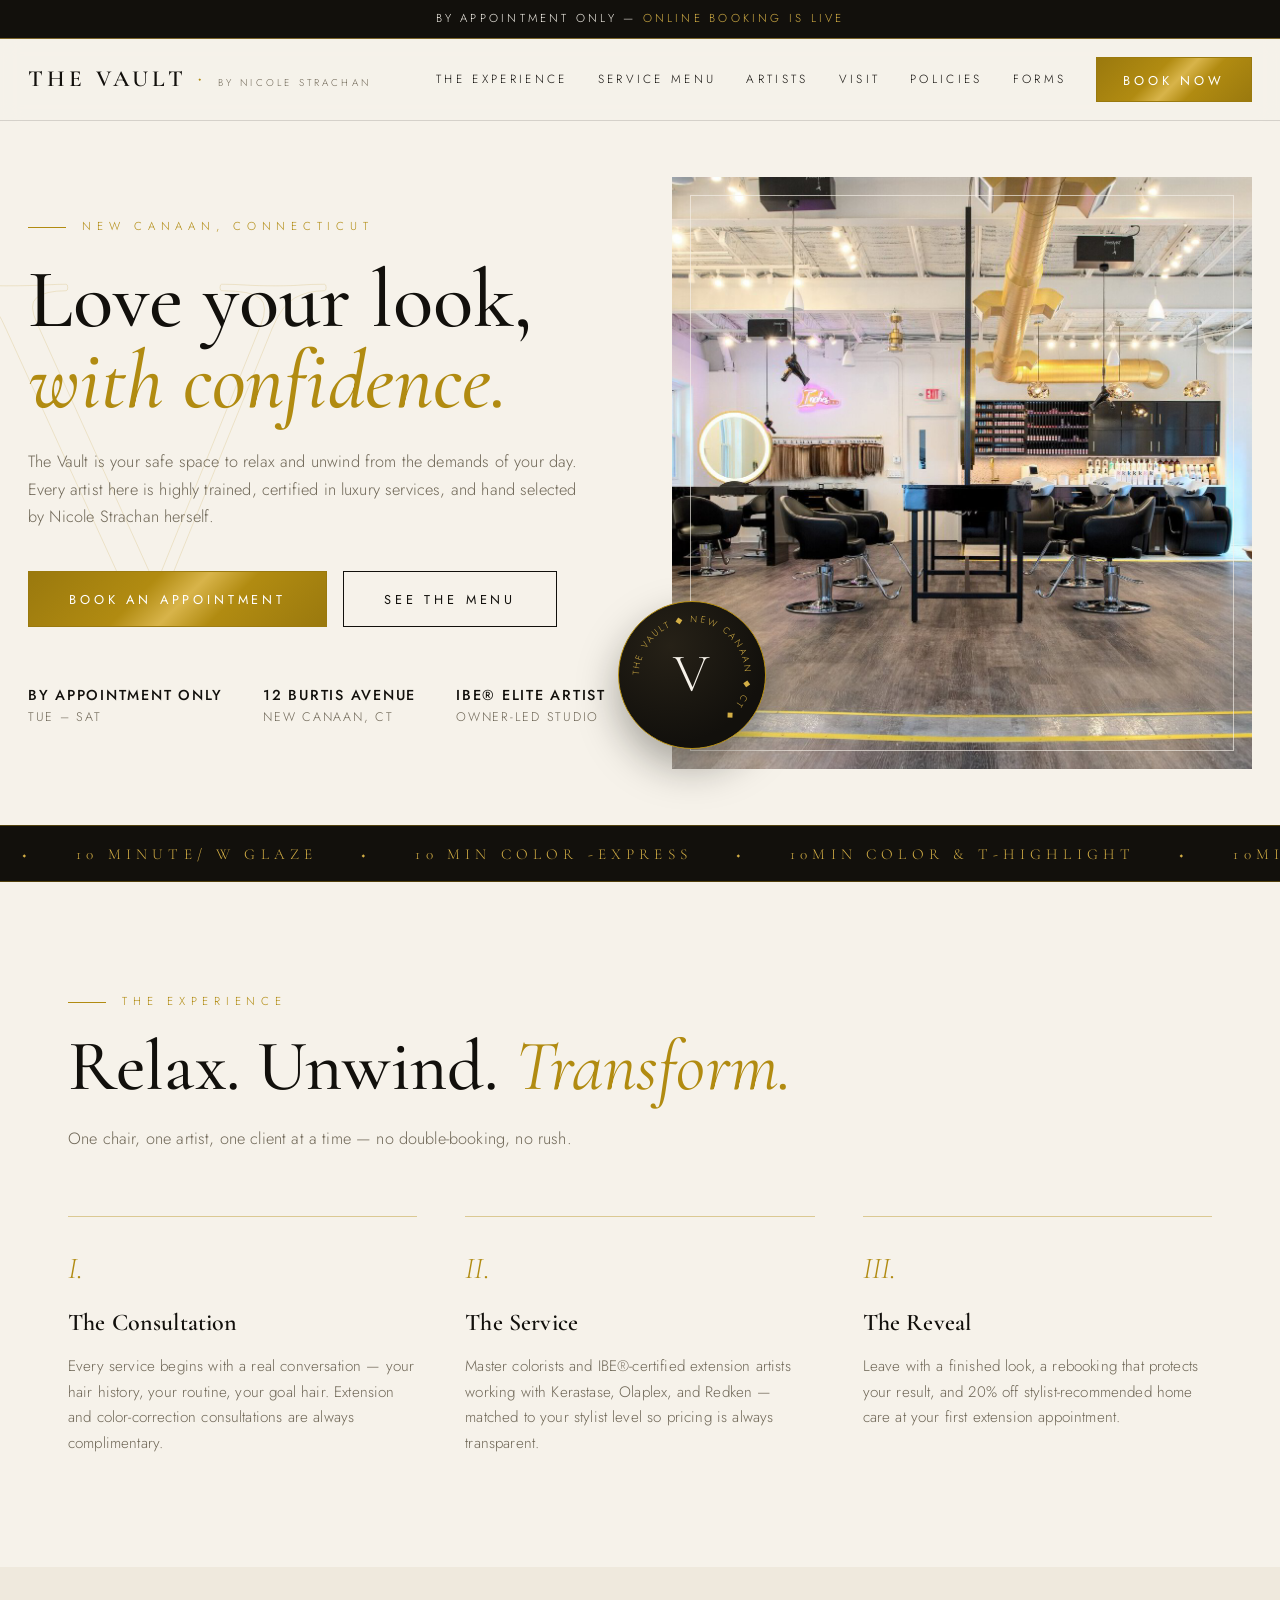
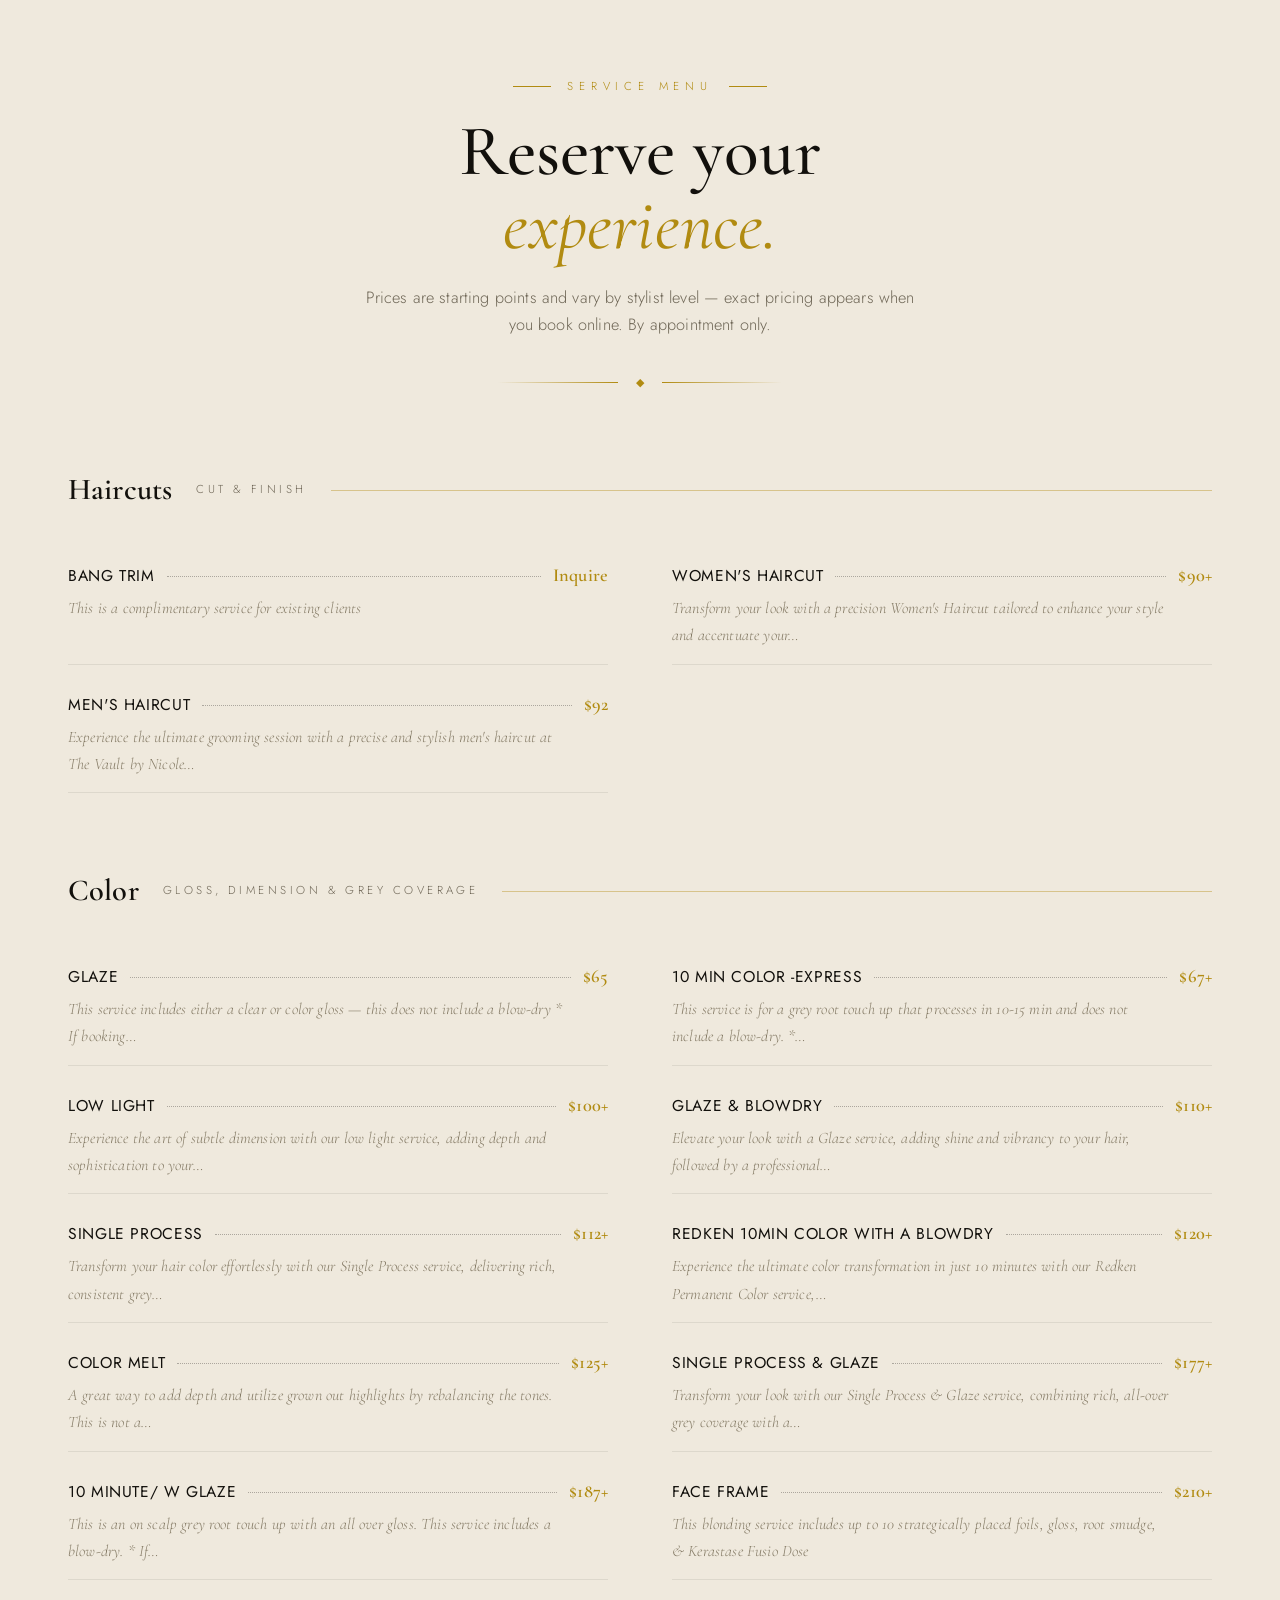
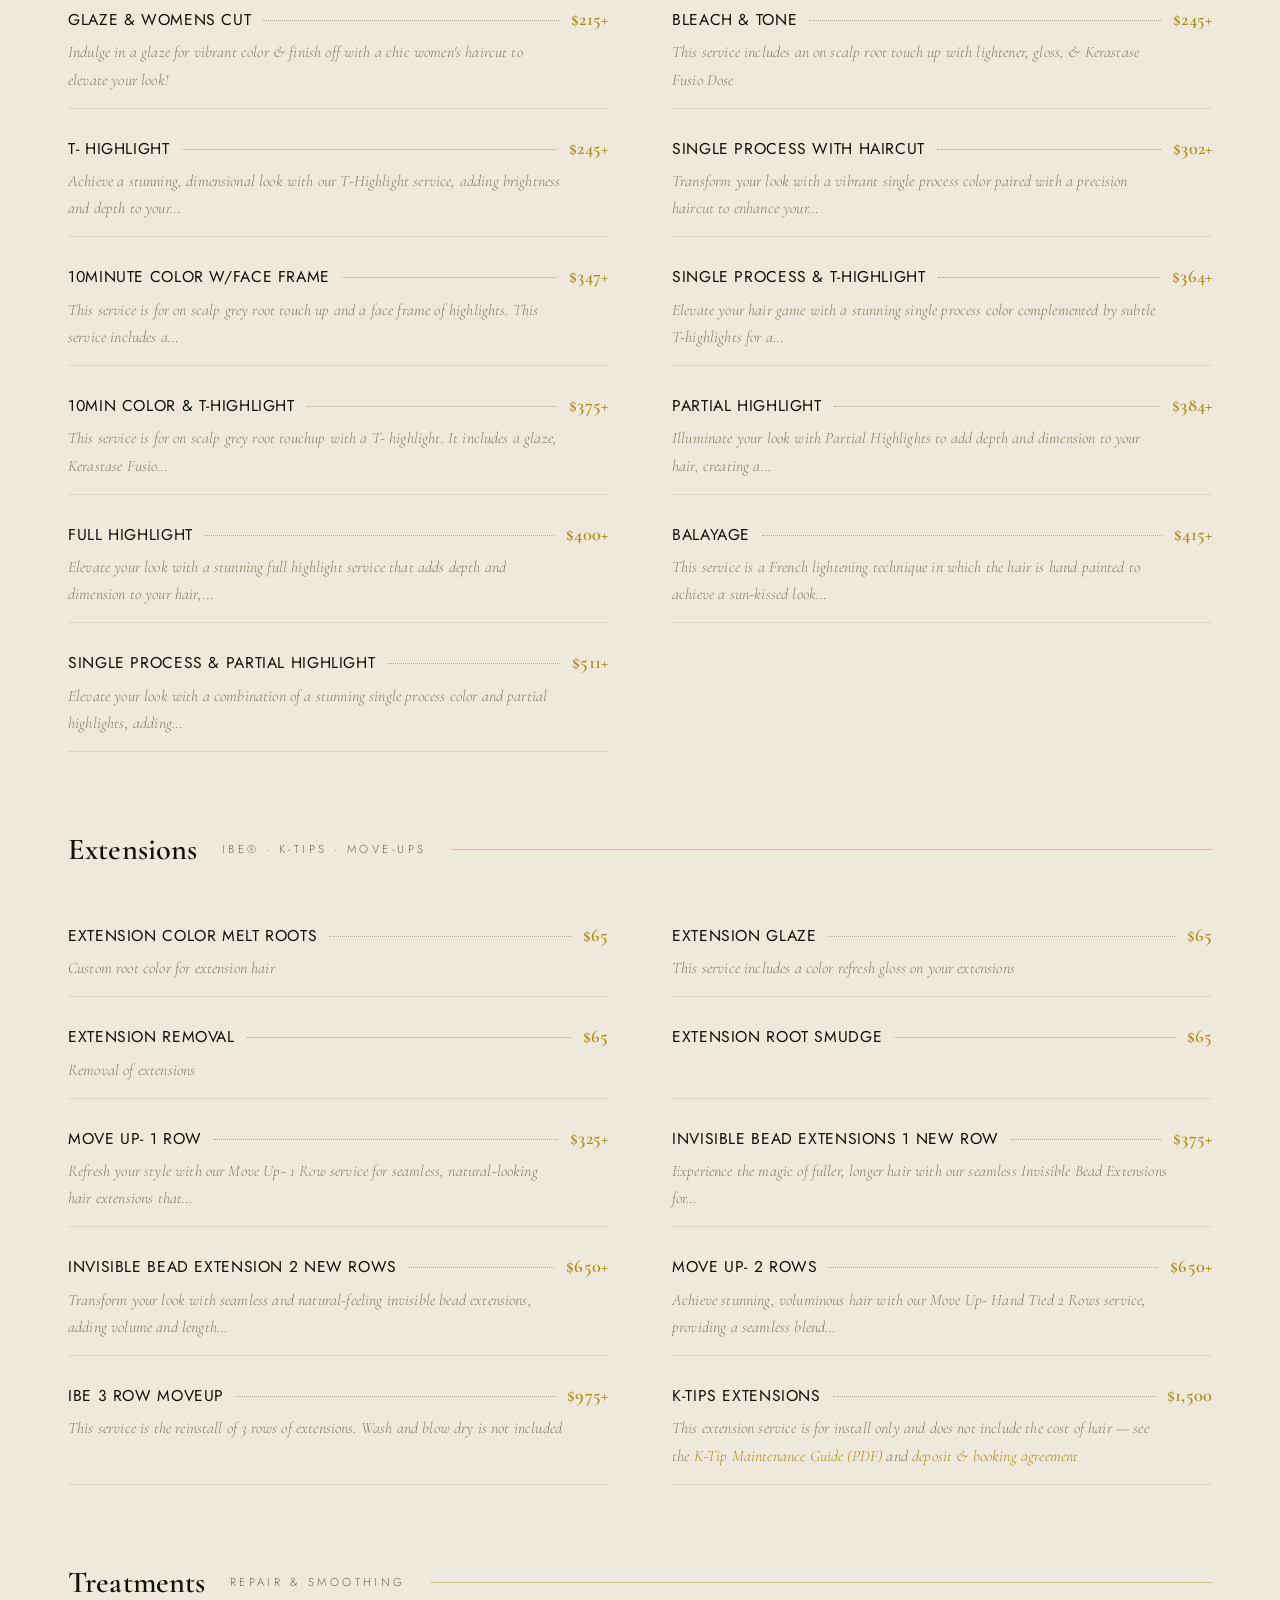
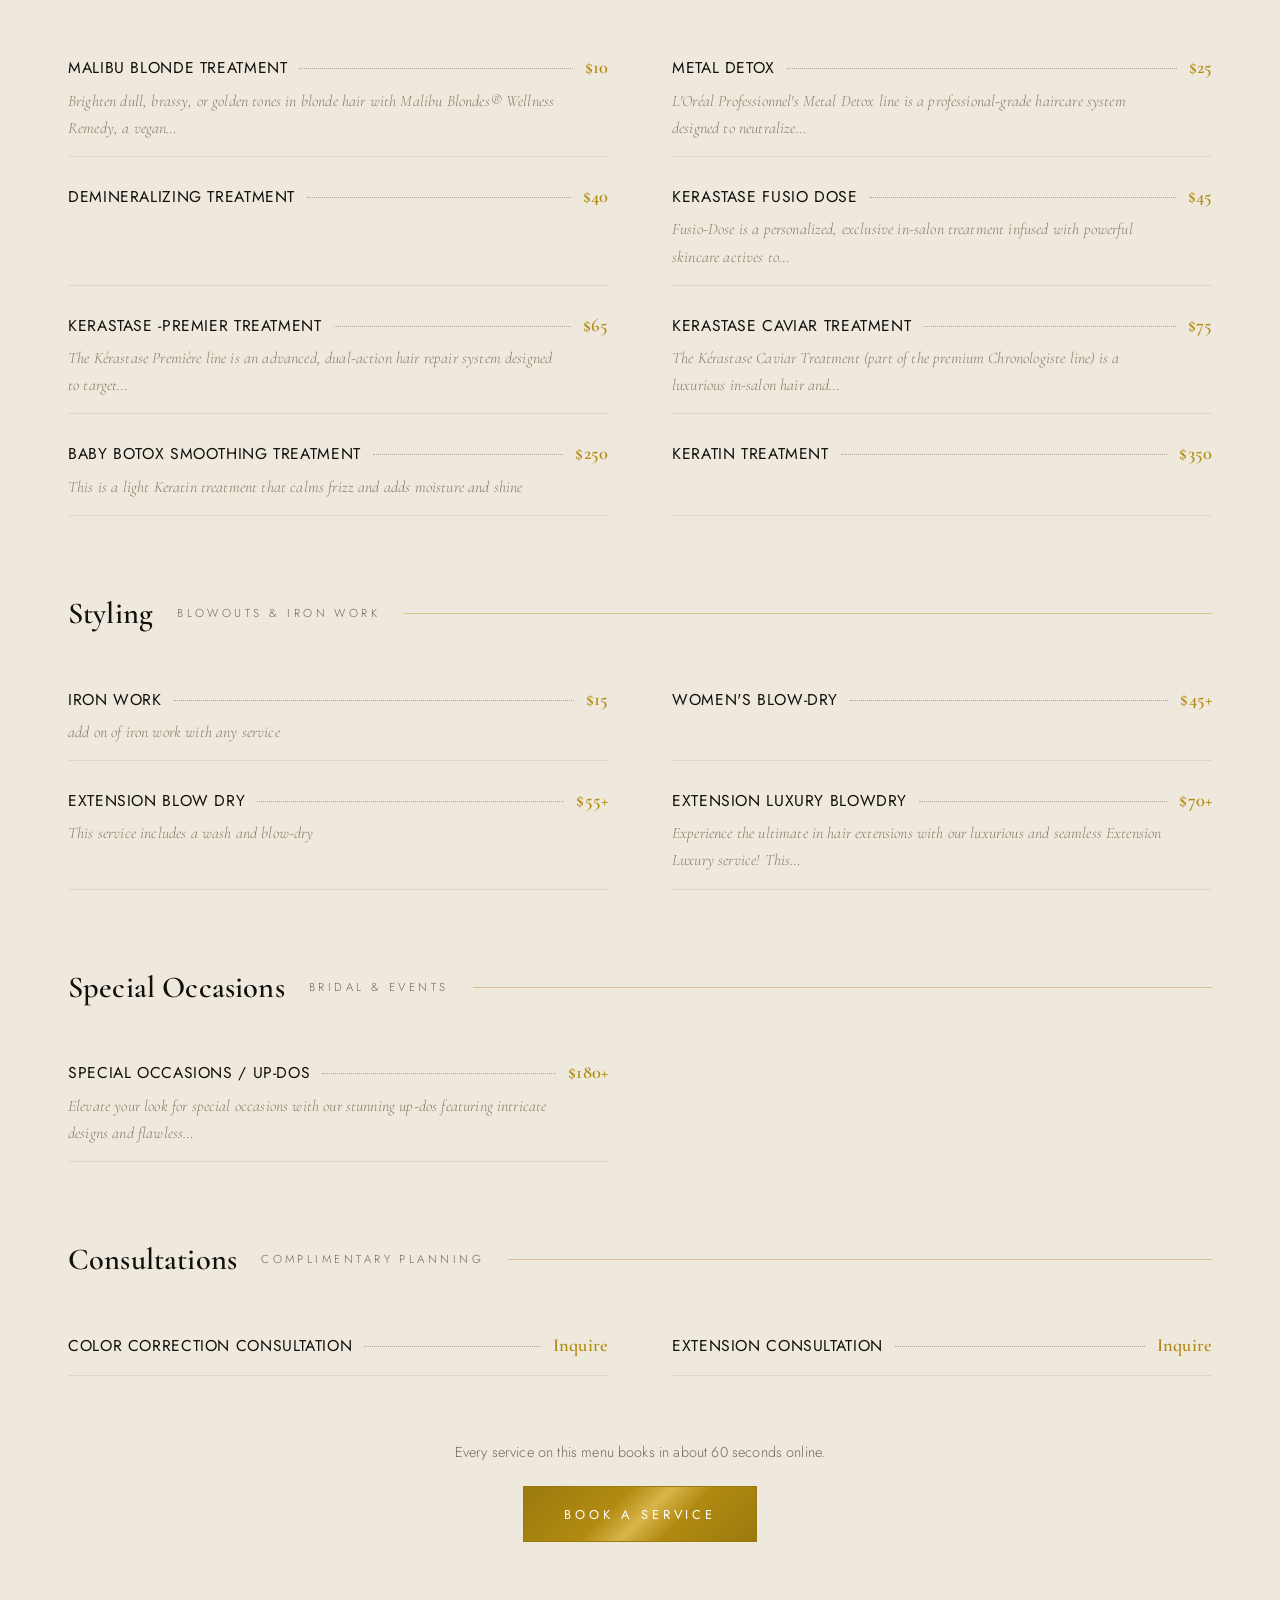
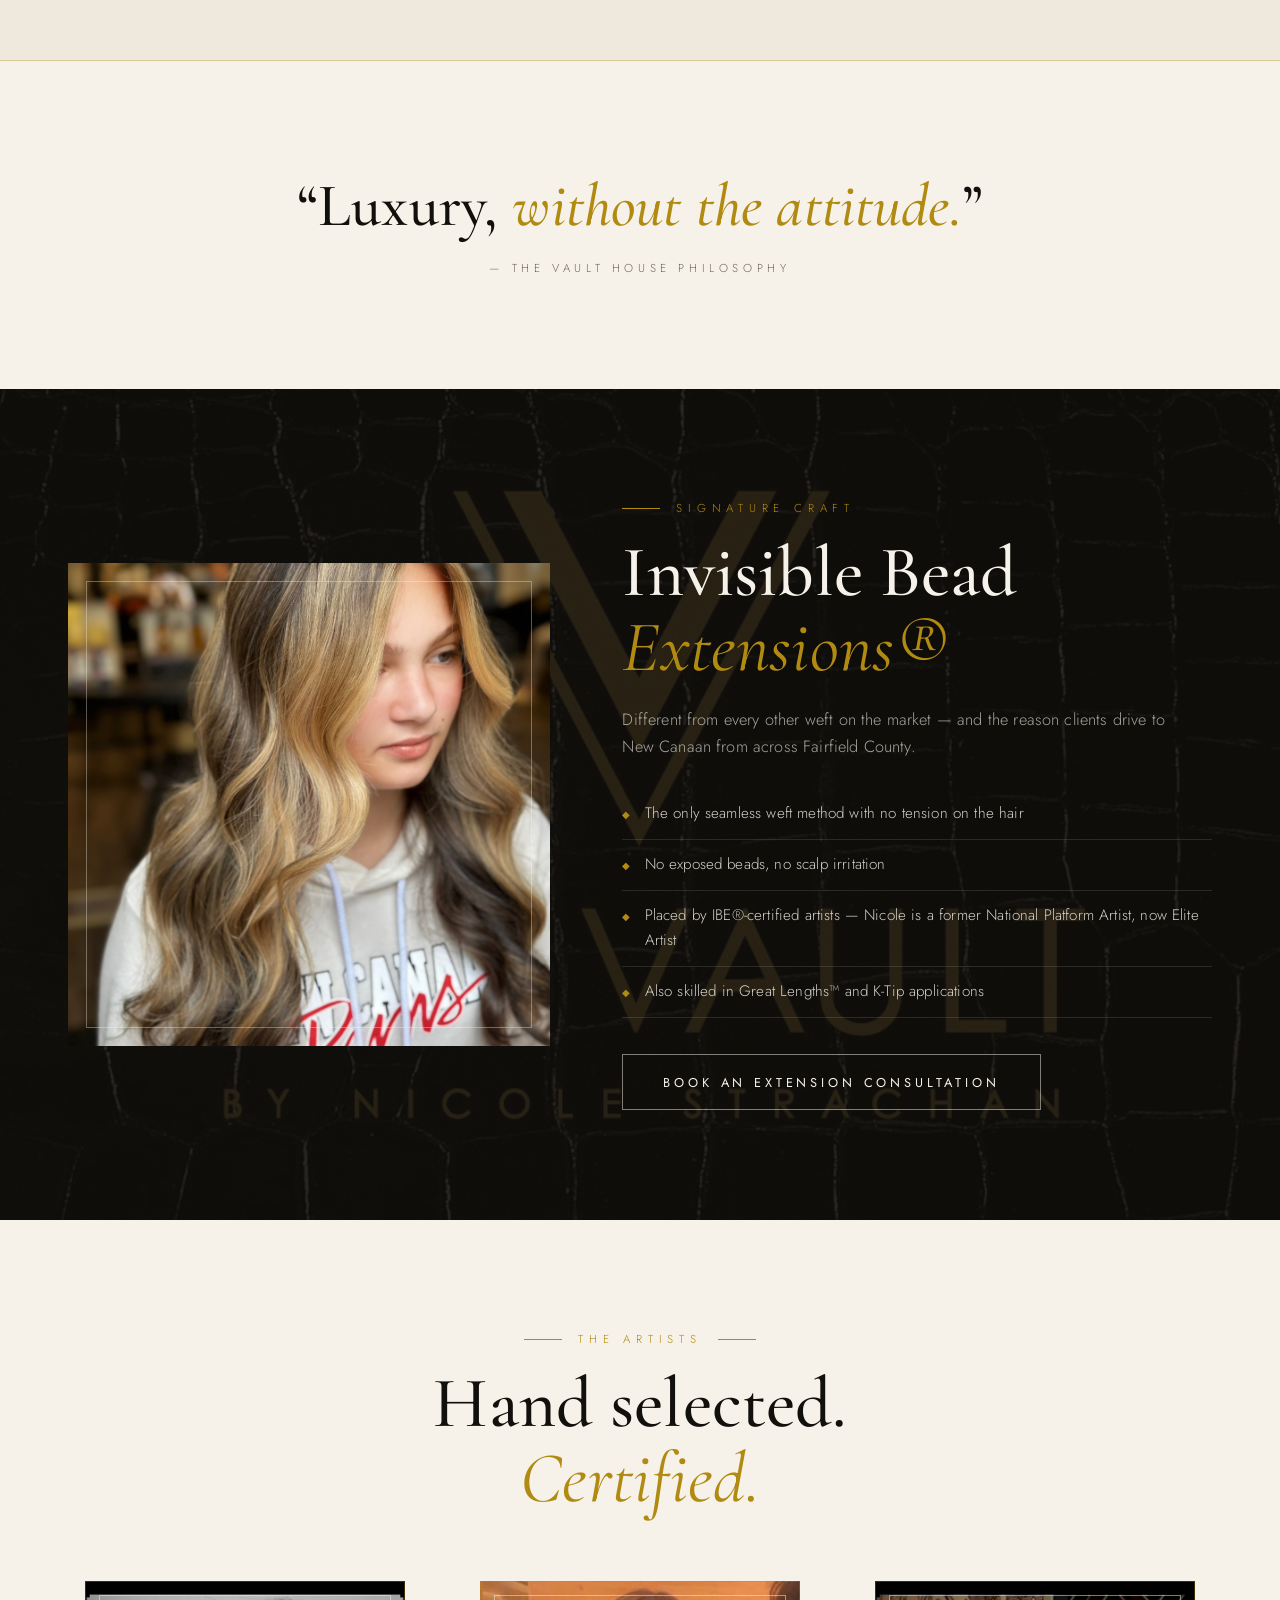
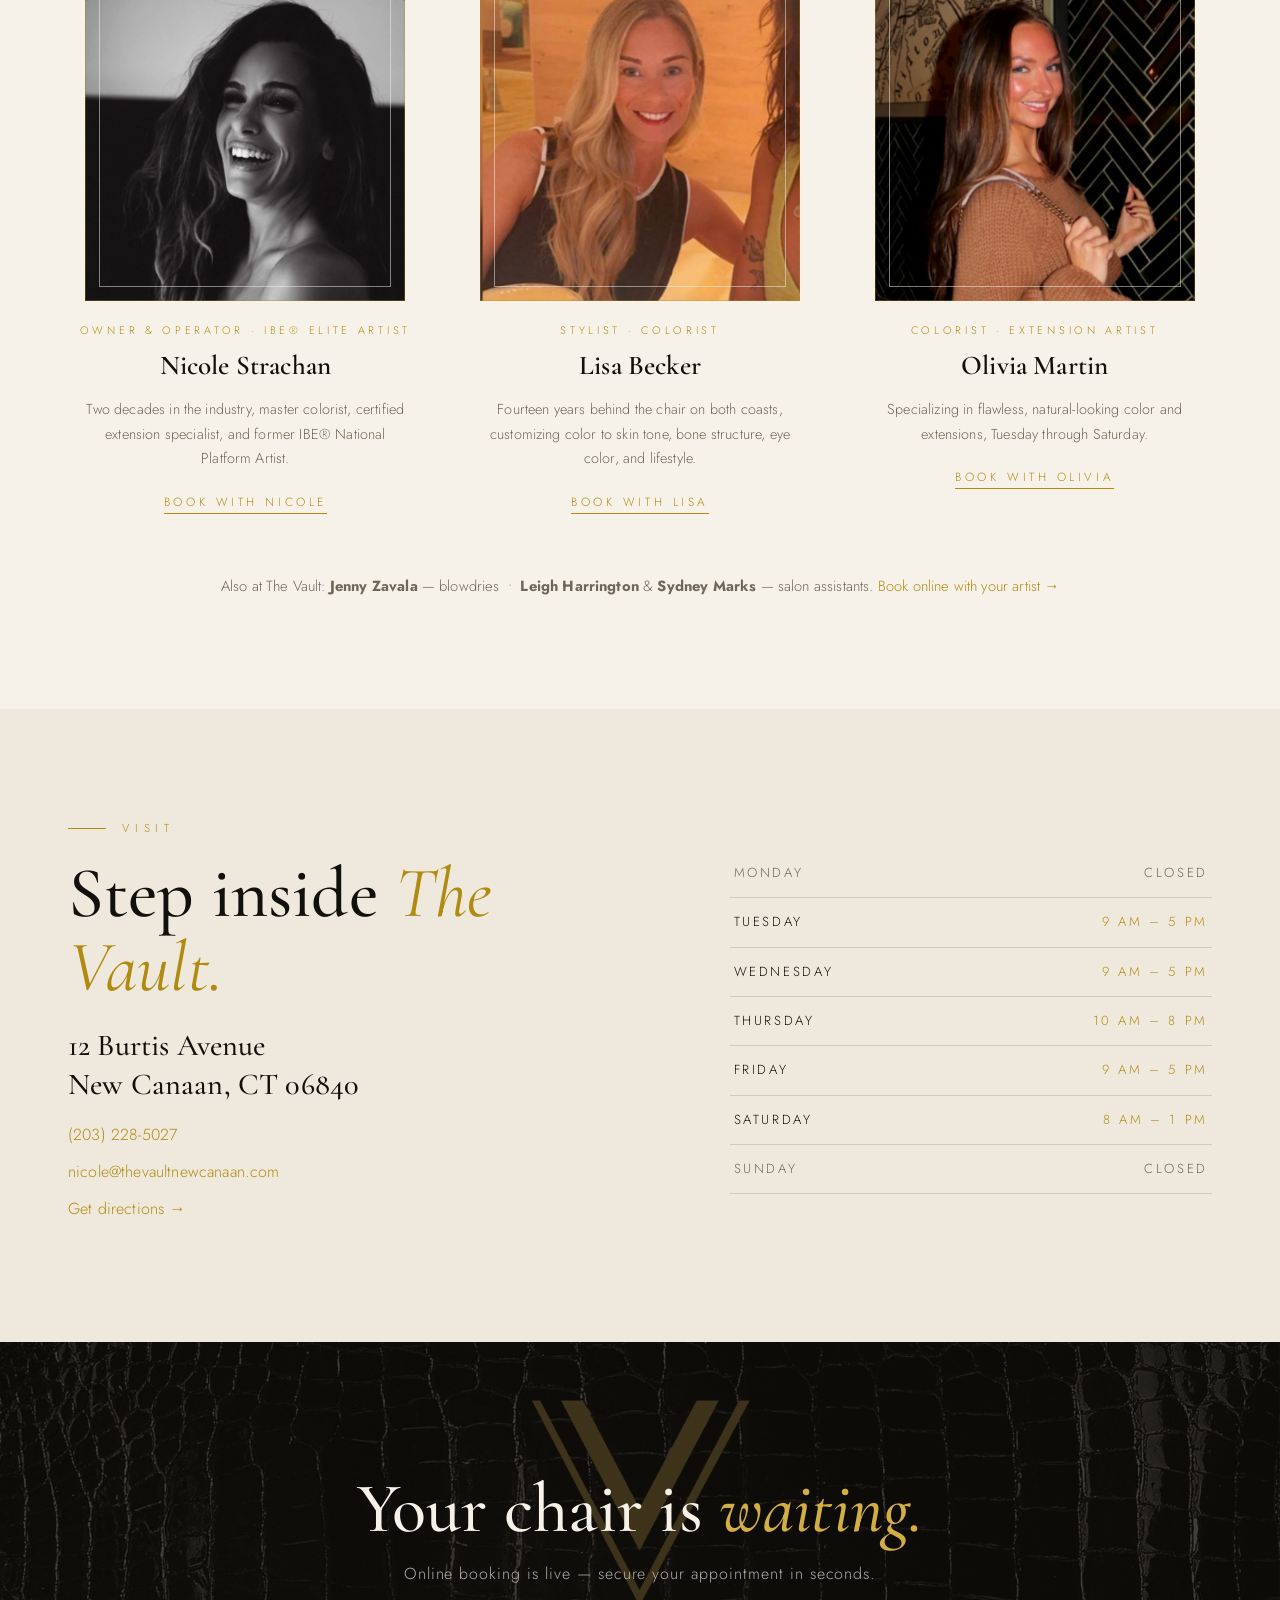
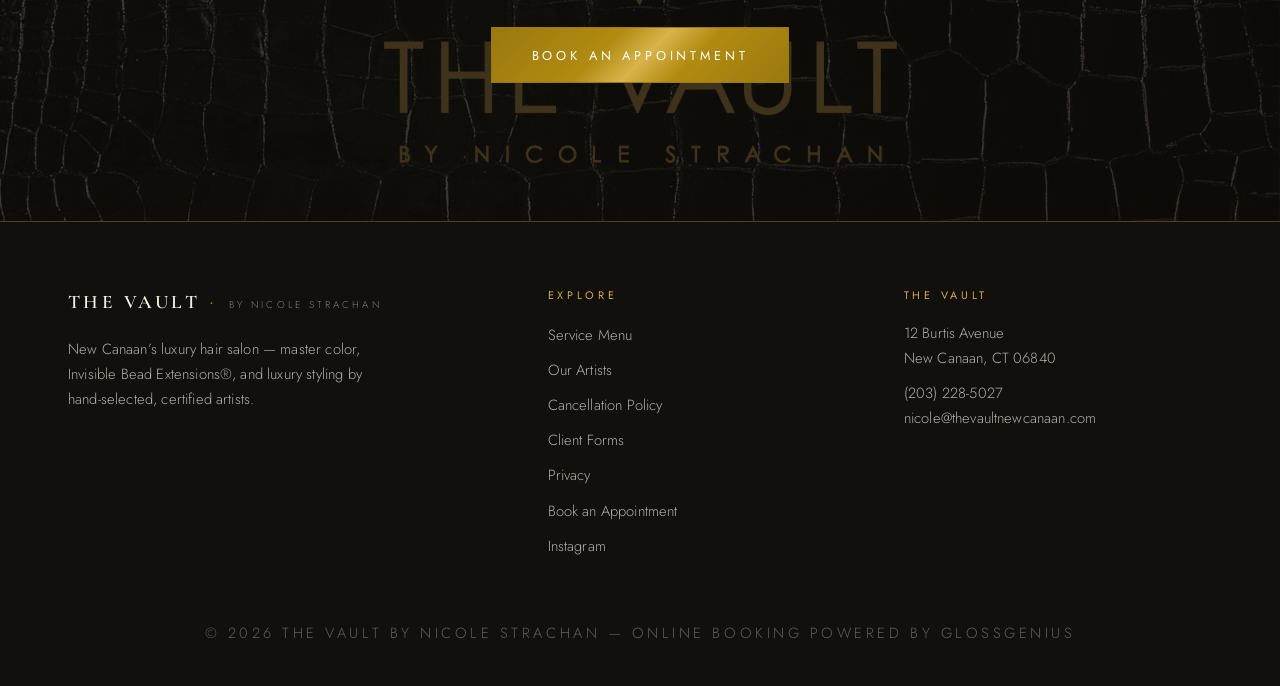
<file: index.html>
<!DOCTYPE html>
<html lang="en">
<head>
<meta charset="utf-8">
<meta name="viewport" content="width=device-width, initial-scale=1">
<title>The Vault by Nicole Strachan — Luxury Hair Salon, New Canaan CT</title>
<meta name="description" content="New Canaan's luxury hair salon. Master color, Invisible Bead Extensions, and styling by hand-selected certified artists. Book online.">
<link rel="preconnect" href="https://fonts.googleapis.com">
<link rel="preconnect" href="https://fonts.gstatic.com" crossorigin>
<link href="https://fonts.googleapis.com/css2?family=Cormorant+Garamond:ital,wght@0,400;0,500;0,600;1,400;1,500&family=Jost:wght@300;400;500&display=swap" rel="stylesheet">
<link rel="stylesheet" href="css/style.css">
<link rel="stylesheet" href="css/forms.css">
<link rel="icon" type="image/png" href="assets/logo-square.png">
<link rel="canonical" href="https://thevaultnewcanaan.com/">
<meta name="robots" content="index, follow, max-image-preview:large">
<meta name="theme-color" content="#12100c">
<meta name="geo.region" content="US-CT">
<meta name="geo.placename" content="New Canaan">
<meta property="og:type" content="website">
<meta property="og:site_name" content="The Vault by Nicole Strachan">
<meta property="og:title" content="The Vault by Nicole Strachan — Luxury Hair Salon, New Canaan CT">
<meta property="og:description" content="New Canaan's luxury hair salon. Master color, Invisible Bead Extensions&#174;, and styling by hand-selected certified artists. By appointment only — book online.">
<meta property="og:url" content="https://thevaultnewcanaan.com/">
<meta property="og:image" content="https://thevaultnewcanaan.com/assets/salon-1.jpg">
<meta property="og:image:alt" content="Inside The Vault salon in New Canaan, CT">
<meta name="twitter:card" content="summary_large_image">
<meta name="twitter:title" content="The Vault by Nicole Strachan — Luxury Hair Salon, New Canaan CT">
<meta name="twitter:description" content="Master color, Invisible Bead Extensions&#174;, and luxury styling in New Canaan, CT. Book online.">
<meta name="twitter:image" content="https://thevaultnewcanaan.com/assets/salon-1.jpg">
<script type="application/ld+json">
{
  "@context": "https://schema.org",
  "@type": "HairSalon",
  "@id": "https://thevaultnewcanaan.com/#salon",
  "name": "The Vault by Nicole Strachan",
  "alternateName": "The Vault Salon New Canaan",
  "description": "Luxury hair salon in New Canaan, Connecticut. Master color, Invisible Bead Extensions (IBE), Great Lengths and K-Tip extensions, keratin treatments, and luxury styling by hand-selected, certified artists. By appointment only.",
  "url": "https://thevaultnewcanaan.com/",
  "image": ["https://thevaultnewcanaan.com/assets/salon-1.jpg", "https://thevaultnewcanaan.com/assets/salon-2.jpg"],
  "logo": "https://thevaultnewcanaan.com/assets/logo-square.png",
  "telephone": "+1-203-228-5027",
  "email": "nicole@thevaultnewcanaan.com",
  "priceRange": "$$$",
  "currenciesAccepted": "USD",
  "address": {
    "@type": "PostalAddress",
    "streetAddress": "12 Burtis Avenue",
    "addressLocality": "New Canaan",
    "addressRegion": "CT",
    "postalCode": "06840",
    "addressCountry": "US"
  },
  "geo": { "@type": "GeoCoordinates", "latitude": 41.1447, "longitude": -73.4946 },
  "areaServed": ["New Canaan CT", "Fairfield County CT", "Darien CT", "Stamford CT", "Wilton CT", "Westport CT"],
  "openingHoursSpecification": [
    { "@type": "OpeningHoursSpecification", "dayOfWeek": ["Tuesday", "Wednesday", "Friday"], "opens": "09:00", "closes": "17:00" },
    { "@type": "OpeningHoursSpecification", "dayOfWeek": "Thursday", "opens": "10:00", "closes": "20:00" },
    { "@type": "OpeningHoursSpecification", "dayOfWeek": "Saturday", "opens": "08:00", "closes": "13:00" }
  ],
  "sameAs": [
    "https://www.instagram.com/the_vault_new_canaan",
    "https://thevaultnc.glossgenius.com",
    "https://www.thevaultnewcanaan.com"
  ],
  "founder": { "@type": "Person", "name": "Nicole Strachan", "jobTitle": "Owner & Operator, IBE Elite Artist" },
  "employee": [
    { "@type": "Person", "name": "Nicole Strachan", "jobTitle": "Owner, Master Colorist & IBE Elite Extension Artist" },
    { "@type": "Person", "name": "Lisa Becker", "jobTitle": "Stylist & Colorist" },
    { "@type": "Person", "name": "Olivia Martin", "jobTitle": "Colorist & Extension Artist" }
  ],
  "hasOfferCatalog": {
    "@type": "OfferCatalog",
    "name": "Service Menu",
    "itemListElement": [
      { "@type": "OfferCatalog", "name": "Haircuts" },
      { "@type": "OfferCatalog", "name": "Color, Balayage & Highlights" },
      { "@type": "OfferCatalog", "name": "Invisible Bead Extensions & K-Tips" },
      { "@type": "OfferCatalog", "name": "Keratin & Kerastase Treatments" },
      { "@type": "OfferCatalog", "name": "Blowouts & Styling" },
      { "@type": "OfferCatalog", "name": "Bridal & Special Occasions" }
    ]
  },
  "potentialAction": {
    "@type": "ReserveAction",
    "target": { "@type": "EntryPoint", "urlTemplate": "https://thevaultnc.glossgenius.com/booking-flow", "actionPlatform": ["http://schema.org/DesktopWebPlatform", "http://schema.org/MobileWebPlatform"] },
    "result": { "@type": "Reservation", "name": "Salon appointment" }
  }
}
</script>
<script type="application/ld+json">
{
  "@context": "https://schema.org",
  "@type": "FAQPage",
  "mainEntity": [
    {
      "@type": "Question",
      "name": "How do I book an appointment at The Vault in New Canaan?",
      "acceptedAnswer": { "@type": "Answer", "text": "Book online anytime at https://thevaultnc.glossgenius.com/booking-flow, or call (203) 228-5027. The Vault is by appointment only." }
    },
    {
      "@type": "Question",
      "name": "Where is The Vault by Nicole Strachan located?",
      "acceptedAnswer": { "@type": "Answer", "text": "12 Burtis Avenue, New Canaan, CT 06840 — in downtown New Canaan, serving all of Fairfield County." }
    },
    {
      "@type": "Question",
      "name": "What are The Vault's hours?",
      "acceptedAnswer": { "@type": "Answer", "text": "Tuesday, Wednesday and Friday 9 AM–5 PM, Thursday 10 AM–8 PM, Saturday 8 AM–1 PM. Closed Sunday and Monday." }
    },
    {
      "@type": "Question",
      "name": "Does The Vault offer hair extensions?",
      "acceptedAnswer": { "@type": "Answer", "text": "Yes — The Vault specializes in Invisible Bead Extensions (IBE). Owner Nicole Strachan is an IBE Elite Artist and former National Platform Artist, also skilled in Great Lengths and K-Tip applications. Extension consultations are complimentary." }
    },
    {
      "@type": "Question",
      "name": "How much do services cost at The Vault?",
      "acceptedAnswer": { "@type": "Answer", "text": "Women's haircuts start at $90, glazes at $65, balayage at $415, and Invisible Bead Extensions at $375 for one new row. Prices vary by stylist level; exact pricing is shown when booking online." }
    }
  ]
}
</script>
<script src="js/lux.js" defer></script>
</head>
<body>
<div class="announce">By appointment only &mdash; <a href="https://thevaultnc.glossgenius.com/booking-flow" target="_blank" rel="noopener">online booking is live</a></div>
<header class="site">
  <div class="head-inner">
    <a class="wordmark" href="index.html"><span class="mark">The Vault</span><span class="by">by Nicole Strachan</span></a>
    <input type="checkbox" id="navtoggle">
    <label class="burger" for="navtoggle">&#9776;</label>
    <nav class="main">
      <a class="navlink" href="index.html#experience">The Experience</a>
      <a class="navlink" href="index.html#services">Service Menu</a>
      <a class="navlink" href="index.html#team">Artists</a>
      <a class="navlink" href="index.html#visit">Visit</a>
      <a class="navlink" href="policies.html">Policies</a>
      <a class="navlink" href="forms.html">Forms</a>
      <a class="btn gold" href="https://thevaultnc.glossgenius.com/booking-flow" target="_blank" rel="noopener">Book Now</a>
    </nav>
  </div>
</header>

<div class="hero">
  <div class="hero-grid">
    <div class="hero-copy">
      <span class="watermark" aria-hidden="true">V</span>
      <p class="eyebrow">New Canaan, Connecticut</p>
      <h1>Love your look,<br><em style="font-style:italic;color:var(--gold);">with confidence.</em></h1>
      <p class="lede">The Vault is your safe space to relax and unwind from the demands of your day. Every artist here is highly trained, certified in luxury services, and hand selected by Nicole Strachan herself.</p>
      <div class="hero-actions">
        <a class="btn gold" href="https://thevaultnc.glossgenius.com/booking-flow" target="_blank" rel="noopener">Book an Appointment</a>
        <a class="btn line" href="#services">See the Menu</a>
      </div>
      <div class="hero-note">
        <div><strong>By appointment only</strong>Tue &ndash; Sat</div>
        <div><strong>12 Burtis Avenue</strong>New Canaan, CT</div>
        <div><strong>IBE&reg; Elite Artist</strong>owner-led studio</div>
      </div>
    </div>
    <div class="hero-visual">
      <div class="photo" role="img" aria-label="Inside The Vault salon"></div>
      <div class="badge spin" aria-hidden="true">
        <svg viewBox="0 0 160 160">
          <defs><path id="ring" d="M 80,80 m -58,0 a 58,58 0 1,1 116,0 a 58,58 0 1,1 -116,0"/></defs>
          <text><textPath href="#ring">THE VAULT &#9670; NEW CANAAN &#9670; CT &#9670;</textPath></text>
        </svg>
        <span class="badge-v">V</span>
      </div>
    </div>
  </div>
</div>

<div class="ticker"><div class="track"><span>&#9670;</span><span>10 MINUTE/ W GLAZE</span><span>&#9670;</span><span>10 MIN COLOR -EXPRESS</span><span>&#9670;</span><span>10MIN COLOR &amp; T-HIGHLIGHT</span><span>&#9670;</span><span>10MINUTE COLOR W/FACE FRAME</span><span>&#9670;</span><span>BALAYAGE</span><span>&#9670;</span><span>BLEACH &amp; TONE</span><span>&#9670;</span><span>COLOR MELT</span><span>&#9670;</span><span>FACE FRAME</span><span>&#9670;</span><span>FULL HIGHLIGHT</span><span>&#9670;</span><span>GLAZE</span><span>&#9670;</span><span>GLAZE &amp; BLOWDRY</span><span>&#9670;</span><span>GLAZE &amp; WOMENS CUT</span><span>&#9670;</span><span>LOW LIGHT</span><span>&#9670;</span><span>PARTIAL HIGHLIGHT</span><span>&#9670;</span><span>REDKEN 10MIN COLOR WITH A BLOWDRY</span><span>&#9670;</span><span>SINGLE PROCESS</span><span>&#9670;</span><span>SINGLE PROCESS &amp; T-HIGHLIGHT</span><span>&#9670;</span><span>SINGLE PROCESS &amp; GLAZE</span><span>&#9670;</span><span>SINGLE PROCESS &amp; PARTIAL HIGHLIGHT</span><span>&#9670;</span><span>SINGLE PROCESS WITH HAIRCUT</span><span>&#9670;</span><span>T- HIGHLIGHT</span><span>&#9670;</span><span>COLOR CORRECTION CONSULTATION</span><span>&#9670;</span><span>EXTENSION CONSULTATION</span><span>&#9670;</span><span>EXTENSION COLOR MELT ROOTS</span><span>&#9670;</span><span>EXTENSION GLAZE</span><span>&#9670;</span><span>EXTENSION REMOVAL</span><span>&#9670;</span><span>EXTENSION ROOT SMUDGE</span><span>&#9670;</span><span>IBE 3 ROW MOVEUP</span><span>&#9670;</span><span>INVISIBLE BEAD EXTENSION 2 NEW ROWS</span><span>&#9670;</span><span>INVISIBLE BEAD EXTENSIONS 1 NEW ROW</span><span>&#9670;</span><span>10 MINUTE/ W GLAZE</span><span>&#9670;</span><span>10 MIN COLOR -EXPRESS</span><span>&#9670;</span><span>10MIN COLOR &amp; T-HIGHLIGHT</span><span>&#9670;</span><span>10MINUTE COLOR W/FACE FRAME</span><span>&#9670;</span><span>BALAYAGE</span><span>&#9670;</span><span>BLEACH &amp; TONE</span><span>&#9670;</span><span>COLOR MELT</span><span>&#9670;</span><span>FACE FRAME</span><span>&#9670;</span><span>FULL HIGHLIGHT</span><span>&#9670;</span><span>GLAZE</span><span>&#9670;</span><span>GLAZE &amp; BLOWDRY</span><span>&#9670;</span><span>GLAZE &amp; WOMENS CUT</span><span>&#9670;</span><span>LOW LIGHT</span><span>&#9670;</span><span>PARTIAL HIGHLIGHT</span><span>&#9670;</span><span>REDKEN 10MIN COLOR WITH A BLOWDRY</span><span>&#9670;</span><span>SINGLE PROCESS</span><span>&#9670;</span><span>SINGLE PROCESS &amp; T-HIGHLIGHT</span><span>&#9670;</span><span>SINGLE PROCESS &amp; GLAZE</span><span>&#9670;</span><span>SINGLE PROCESS &amp; PARTIAL HIGHLIGHT</span><span>&#9670;</span><span>SINGLE PROCESS WITH HAIRCUT</span><span>&#9670;</span><span>T- HIGHLIGHT</span><span>&#9670;</span><span>COLOR CORRECTION CONSULTATION</span><span>&#9670;</span><span>EXTENSION CONSULTATION</span><span>&#9670;</span><span>EXTENSION COLOR MELT ROOTS</span><span>&#9670;</span><span>EXTENSION GLAZE</span><span>&#9670;</span><span>EXTENSION REMOVAL</span><span>&#9670;</span><span>EXTENSION ROOT SMUDGE</span><span>&#9670;</span><span>IBE 3 ROW MOVEUP</span><span>&#9670;</span><span>INVISIBLE BEAD EXTENSION 2 NEW ROWS</span><span>&#9670;</span><span>INVISIBLE BEAD EXTENSIONS 1 NEW ROW</span></div></div>

<section id="experience">
  <div class="wrap">
    <p class="eyebrow">The Experience</p>
    <h2 class="display">Relax. Unwind. <em>Transform.</em></h2>
    <p class="lede">One chair, one artist, one client at a time &mdash; no double-booking, no rush.</p>
    <div class="steps">
      <div class="step">
        <span class="num">I.</span>
        <h3>The Consultation</h3>
        <p>Every service begins with a real conversation &mdash; your hair history, your routine, your goal hair. Extension and color-correction consultations are always complimentary.</p>
      </div>
      <div class="step">
        <span class="num">II.</span>
        <h3>The Service</h3>
        <p>Master colorists and IBE&reg;-certified extension artists working with Kerastase, Olaplex, and Redken &mdash; matched to your stylist level so pricing is always transparent.</p>
      </div>
      <div class="step">
        <span class="num">III.</span>
        <h3>The Reveal</h3>
        <p>Leave with a finished look, a rebooking that protects your result, and 20% off stylist-recommended home care at your first extension appointment.</p>
      </div>
    </div>
  </div>
</section>

<section class="tint" id="services">
  <div class="wrap">
    <div class="menu-head">
      <p class="eyebrow centered">Service Menu</p>
      <h2 class="display">Reserve your <em>experience.</em></h2>
      <p class="lede">Prices are starting points and vary by stylist level &mdash; exact pricing appears when you book online. By appointment only.</p>
      <div class="ornament" aria-hidden="true">&#9670;</div>
    </div>
      <div class="menu-cat">
        <h3>Haircuts <span class="cat-note">cut & finish</span></h3>
        <div class="menu-grid">
        <div class="mi">
          <div class="row"><span class="name">Bang Trim</span><span class="dots"></span><span class="price">Inquire</span></div>
          <p class="desc">This is a complimentary service for existing clients</p>
        </div>
        <div class="mi">
          <div class="row"><span class="name">Women's Haircut</span><span class="dots"></span><span class="price">$90+</span></div>
          <p class="desc">Transform your look with a precision Women's Haircut tailored to enhance your style and accentuate your&hellip;</p>
        </div>
        <div class="mi">
          <div class="row"><span class="name">Men's Haircut</span><span class="dots"></span><span class="price">$92</span></div>
          <p class="desc">Experience the ultimate grooming session with a precise and stylish men's haircut at The Vault by Nicole&hellip;</p>
        </div>
        </div>
      </div>
      <div class="menu-cat">
        <h3>Color <span class="cat-note">gloss, dimension & grey coverage</span></h3>
        <div class="menu-grid">
        <div class="mi">
          <div class="row"><span class="name">Glaze</span><span class="dots"></span><span class="price">$65</span></div>
          <p class="desc">This service includes either a clear or color gloss &mdash; this does not include a blow-dry    * If booking&hellip;</p>
        </div>
        <div class="mi">
          <div class="row"><span class="name">10 min Color -Express</span><span class="dots"></span><span class="price">$67+</span></div>
          <p class="desc">This service is for a grey root touch up that processes in 10-15 min and does not include a blow-dry.  *&hellip;</p>
        </div>
        <div class="mi">
          <div class="row"><span class="name">Low light</span><span class="dots"></span><span class="price">$100+</span></div>
          <p class="desc">Experience the art of subtle dimension with our low light service, adding depth and sophistication to your&hellip;</p>
        </div>
        <div class="mi">
          <div class="row"><span class="name">Glaze &amp; Blowdry</span><span class="dots"></span><span class="price">$110+</span></div>
          <p class="desc">Elevate your look with a Glaze service, adding shine and vibrancy to your hair, followed by a professional&hellip;</p>
        </div>
        <div class="mi">
          <div class="row"><span class="name">Single Process</span><span class="dots"></span><span class="price">$112+</span></div>
          <p class="desc">Transform your hair color effortlessly with our Single Process service, delivering rich, consistent grey&hellip;</p>
        </div>
        <div class="mi">
          <div class="row"><span class="name">Redken 10min Color with a Blowdry</span><span class="dots"></span><span class="price">$120+</span></div>
          <p class="desc">Experience the ultimate color transformation in just 10 minutes with our Redken Permanent Color service,&hellip;</p>
        </div>
        <div class="mi">
          <div class="row"><span class="name">Color melt</span><span class="dots"></span><span class="price">$125+</span></div>
          <p class="desc">A great way to add depth and utilize grown out highlights by rebalancing the tones. This is not a&hellip;</p>
        </div>
        <div class="mi">
          <div class="row"><span class="name">Single Process &amp; Glaze</span><span class="dots"></span><span class="price">$177+</span></div>
          <p class="desc">Transform your look with our Single Process & Glaze service, combining rich, all-over grey coverage with a&hellip;</p>
        </div>
        <div class="mi">
          <div class="row"><span class="name">10 Minute/ W Glaze</span><span class="dots"></span><span class="price">$187+</span></div>
          <p class="desc">This is an on scalp grey root touch up with an all over gloss. This service includes a blow-dry.  * If&hellip;</p>
        </div>
        <div class="mi">
          <div class="row"><span class="name">Face Frame</span><span class="dots"></span><span class="price">$210+</span></div>
          <p class="desc">This blonding service includes up to 10 strategically placed foils, gloss, root smudge, &amp; Kerastase Fusio Dose</p>
        </div>
        <div class="mi">
          <div class="row"><span class="name">Glaze &amp; Womens Cut</span><span class="dots"></span><span class="price">$215+</span></div>
          <p class="desc">Indulge in a glaze for vibrant color &amp; finish off with a chic women's haircut to elevate your look!</p>
        </div>
        <div class="mi">
          <div class="row"><span class="name">Bleach &amp; Tone</span><span class="dots"></span><span class="price">$245+</span></div>
          <p class="desc">This service includes an on scalp root touch up with lightener, gloss, &amp; Kerastase Fusio Dose</p>
        </div>
        <div class="mi">
          <div class="row"><span class="name">T- Highlight</span><span class="dots"></span><span class="price">$245+</span></div>
          <p class="desc">Achieve a stunning, dimensional look with our T-Highlight service, adding brightness and depth to your&hellip;</p>
        </div>
        <div class="mi">
          <div class="row"><span class="name">Single Process With Haircut</span><span class="dots"></span><span class="price">$302+</span></div>
          <p class="desc">Transform your look with a vibrant single process color paired with a precision haircut to enhance your&hellip;</p>
        </div>
        <div class="mi">
          <div class="row"><span class="name">10minute Color W/Face Frame</span><span class="dots"></span><span class="price">$347+</span></div>
          <p class="desc">This service is for on scalp grey root touch up and a face frame of highlights. This service includes a&hellip;</p>
        </div>
        <div class="mi">
          <div class="row"><span class="name">Single Process &amp; T-Highlight</span><span class="dots"></span><span class="price">$364+</span></div>
          <p class="desc">Elevate your hair game with a stunning single process color complemented by subtle T-highlights for a&hellip;</p>
        </div>
        <div class="mi">
          <div class="row"><span class="name">10min Color &amp; T-Highlight</span><span class="dots"></span><span class="price">$375+</span></div>
          <p class="desc">This service is for on scalp grey root touchup with a T- highlight.  It includes a glaze, Kerastase Fusio&hellip;</p>
        </div>
        <div class="mi">
          <div class="row"><span class="name">Partial Highlight</span><span class="dots"></span><span class="price">$384+</span></div>
          <p class="desc">Illuminate your look with Partial Highlights to add depth and dimension to your hair, creating a&hellip;</p>
        </div>
        <div class="mi">
          <div class="row"><span class="name">Full Highlight</span><span class="dots"></span><span class="price">$400+</span></div>
          <p class="desc">Elevate your look with a stunning full highlight service that adds depth and dimension to your hair,&hellip;</p>
        </div>
        <div class="mi">
          <div class="row"><span class="name">Balayage</span><span class="dots"></span><span class="price">$415+</span></div>
          <p class="desc">This service is a French lightening technique in which the hair is hand painted to achieve a sun-kissed look&hellip;</p>
        </div>
        <div class="mi">
          <div class="row"><span class="name">Single Process &amp; Partial Highlight</span><span class="dots"></span><span class="price">$511+</span></div>
          <p class="desc">Elevate your look with a combination of a stunning single process color and partial highlights, adding&hellip;</p>
        </div>
        </div>
      </div>
      <div class="menu-cat">
        <h3>Extensions <span class="cat-note">IBE&reg; &middot; K-Tips &middot; move-ups</span></h3>
        <div class="menu-grid">
        <div class="mi">
          <div class="row"><span class="name">Extension Color Melt Roots</span><span class="dots"></span><span class="price">$65</span></div>
          <p class="desc">Custom root color for extension hair</p>
        </div>
        <div class="mi">
          <div class="row"><span class="name">Extension Glaze</span><span class="dots"></span><span class="price">$65</span></div>
          <p class="desc">This service includes a color refresh gloss on your extensions</p>
        </div>
        <div class="mi">
          <div class="row"><span class="name">Extension Removal</span><span class="dots"></span><span class="price">$65</span></div>
          <p class="desc">Removal of extensions</p>
        </div>
        <div class="mi">
          <div class="row"><span class="name">Extension Root Smudge</span><span class="dots"></span><span class="price">$65</span></div>
          
        </div>
        <div class="mi">
          <div class="row"><span class="name">Move Up- 1 row</span><span class="dots"></span><span class="price">$325+</span></div>
          <p class="desc">Refresh your style with our Move Up- 1 Row service for seamless, natural-looking hair extensions that&hellip;</p>
        </div>
        <div class="mi">
          <div class="row"><span class="name">Invisible Bead Extensions 1 New row</span><span class="dots"></span><span class="price">$375+</span></div>
          <p class="desc">Experience the magic of fuller, longer hair with our seamless Invisible Bead Extensions for&hellip;</p>
        </div>
        <div class="mi">
          <div class="row"><span class="name">Invisible Bead Extension 2 New Rows</span><span class="dots"></span><span class="price">$650+</span></div>
          <p class="desc">Transform your look with seamless and natural-feeling invisible bead extensions, adding volume and length&hellip;</p>
        </div>
        <div class="mi">
          <div class="row"><span class="name">Move Up-  2 Rows</span><span class="dots"></span><span class="price">$650+</span></div>
          <p class="desc">Achieve stunning, voluminous hair with our Move Up- Hand Tied 2 Rows service, providing a seamless blend&hellip;</p>
        </div>
        <div class="mi">
          <div class="row"><span class="name">IBE 3 row moveup</span><span class="dots"></span><span class="price">$975+</span></div>
          <p class="desc">This service is the reinstall of 3 rows of extensions. Wash and blow dry is not included</p>
        </div>
        <div class="mi">
          <div class="row"><span class="name">K-Tips Extensions</span><span class="dots"></span><span class="price">$1,500</span></div>
          <p class="desc">This extension service is for install only and does not include the cost of hair &mdash; see the <a href="forms/K-Tip-Maintenance-Guide.pdf">K-Tip Maintenance Guide (PDF)</a> and <a href="ktip-agreement.html">deposit &amp; booking agreement</a></p>
        </div>
        </div>
      </div>
      <div class="menu-cat">
        <h3>Treatments <span class="cat-note">repair & smoothing</span></h3>
        <div class="menu-grid">
        <div class="mi">
          <div class="row"><span class="name">Malibu Blonde Treatment</span><span class="dots"></span><span class="price">$10</span></div>
          <p class="desc">Brighten dull, brassy, or golden tones in blonde hair with Malibu Blondes® Wellness Remedy, a vegan&hellip;</p>
        </div>
        <div class="mi">
          <div class="row"><span class="name">METAL DETOX</span><span class="dots"></span><span class="price">$25</span></div>
          <p class="desc">L'Oréal Professionnel's Metal Detox line is a professional-grade haircare system designed to neutralize&hellip;</p>
        </div>
        <div class="mi">
          <div class="row"><span class="name">Demineralizing Treatment</span><span class="dots"></span><span class="price">$40</span></div>
          
        </div>
        <div class="mi">
          <div class="row"><span class="name">Kerastase Fusio Dose</span><span class="dots"></span><span class="price">$45</span></div>
          <p class="desc">Fusio-Dose is a personalized, exclusive in-salon treatment infused with powerful skincare actives to&hellip;</p>
        </div>
        <div class="mi">
          <div class="row"><span class="name">Kerastase -Premier Treatment</span><span class="dots"></span><span class="price">$65</span></div>
          <p class="desc">The Kérastase Première line is an advanced, dual-action hair repair system designed to target&hellip;</p>
        </div>
        <div class="mi">
          <div class="row"><span class="name">Kerastase  Caviar Treatment</span><span class="dots"></span><span class="price">$75</span></div>
          <p class="desc">The Kérastase Caviar Treatment (part of the premium Chronologiste line) is a luxurious in-salon hair and&hellip;</p>
        </div>
        <div class="mi">
          <div class="row"><span class="name">Baby Botox Smoothing Treatment</span><span class="dots"></span><span class="price">$250</span></div>
          <p class="desc">This is a light Keratin treatment that calms frizz and adds moisture and shine</p>
        </div>
        <div class="mi">
          <div class="row"><span class="name">Keratin Treatment</span><span class="dots"></span><span class="price">$350</span></div>
          
        </div>
        </div>
      </div>
      <div class="menu-cat">
        <h3>Styling <span class="cat-note">blowouts & iron work</span></h3>
        <div class="menu-grid">
        <div class="mi">
          <div class="row"><span class="name">Iron work</span><span class="dots"></span><span class="price">$15</span></div>
          <p class="desc">add on of iron work with any service</p>
        </div>
        <div class="mi">
          <div class="row"><span class="name">Women's Blow-Dry</span><span class="dots"></span><span class="price">$45+</span></div>
          
        </div>
        <div class="mi">
          <div class="row"><span class="name">Extension Blow Dry</span><span class="dots"></span><span class="price">$55+</span></div>
          <p class="desc">This service includes a wash and blow-dry</p>
        </div>
        <div class="mi">
          <div class="row"><span class="name">Extension Luxury Blowdry</span><span class="dots"></span><span class="price">$70+</span></div>
          <p class="desc">Experience the ultimate in hair extensions with our luxurious and seamless Extension Luxury service!  This&hellip;</p>
        </div>
        </div>
      </div>
      <div class="menu-cat">
        <h3>Special Occasions <span class="cat-note">bridal & events</span></h3>
        <div class="menu-grid">
        <div class="mi">
          <div class="row"><span class="name">Special Occasions / Up-Dos</span><span class="dots"></span><span class="price">$180+</span></div>
          <p class="desc">Elevate your look for special occasions with our stunning up-dos featuring intricate designs and flawless&hellip;</p>
        </div>
        </div>
      </div>
      <div class="menu-cat">
        <h3>Consultations <span class="cat-note">complimentary planning</span></h3>
        <div class="menu-grid">
        <div class="mi">
          <div class="row"><span class="name">Color correction consultation</span><span class="dots"></span><span class="price">Inquire</span></div>
          
        </div>
        <div class="mi">
          <div class="row"><span class="name">Extension consultation</span><span class="dots"></span><span class="price">Inquire</span></div>
          
        </div>
        </div>
      </div>
    <div class="menu-cta">
      <p>Every service on this menu books in about 60 seconds online.</p>
      <a class="btn gold" href="https://thevaultnc.glossgenius.com/booking-flow" target="_blank" rel="noopener">Book a Service</a>
    </div>
  </div>
</section>

<div class="quote-band">
  <p class="quote">&ldquo;Luxury, <em>without the attitude.</em>&rdquo;</p>
  <p class="quote-attr">&mdash; The Vault house philosophy</p>
</div>

<section class="dark">
  <div class="wrap spot">
    <div class="photo" role="img" aria-label="Invisible Bead Extensions result"></div>
    <div>
      <p class="eyebrow">Signature Craft</p>
      <h2 class="display">Invisible Bead <em>Extensions&reg;</em></h2>
      <p class="lede">Different from every other weft on the market &mdash; and the reason clients drive to New Canaan from across Fairfield County.</p>
      <ul>
        <li>The only seamless weft method with no tension on the hair</li>
        <li>No exposed beads, no scalp irritation</li>
        <li>Placed by IBE&reg;-certified artists &mdash; Nicole is a former National Platform Artist, now Elite Artist</li>
        <li>Also skilled in Great Lengths&trade; and K-Tip applications</li>
      </ul>
      <a class="btn line on-dark" href="https://thevaultnc.glossgenius.com/booking-flow" target="_blank" rel="noopener">Book an Extension Consultation</a>
    </div>
  </div>
</section>

<section id="team">
  <div class="wrap">
    <div class="team-intro">
      <p class="eyebrow centered">The Artists</p>
      <h2 class="display">Hand selected. <em>Certified.</em></h2>
    </div>
    <div class="team-row">
      <div class="tcard">
        <div class="photo"><img src="assets/nicole-strachan.jpg" alt="Nicole Strachan"></div>
        <p class="role">Owner &amp; Operator &middot; IBE&reg; Elite Artist</p>
        <h3>Nicole Strachan</h3>
        <p class="bio">Two decades in the industry, master colorist, certified extension specialist, and former IBE&reg; National Platform Artist.</p>
        <a class="book" href="https://thevaultnc.glossgenius.com/team" target="_blank" rel="noopener">Book with Nicole</a>
      </div>
      <div class="tcard">
        <div class="photo"><img src="assets/team-lisa.jpg" alt="Lisa Becker"></div>
        <p class="role">Stylist &middot; Colorist</p>
        <h3>Lisa Becker</h3>
        <p class="bio">Fourteen years behind the chair on both coasts, customizing color to skin tone, bone structure, eye color, and lifestyle.</p>
        <a class="book" href="https://thevaultnc.glossgenius.com/team" target="_blank" rel="noopener">Book with Lisa</a>
      </div>
      <div class="tcard">
        <div class="photo"><img src="assets/olivia-martin.jpg" alt="Olivia Martin"></div>
        <p class="role">Colorist &middot; Extension Artist</p>
        <h3>Olivia Martin</h3>
        <p class="bio">Specializing in flawless, natural-looking color and extensions, Tuesday through Saturday.</p>
        <a class="book" href="https://thevaultnc.glossgenius.com/team" target="_blank" rel="noopener">Book with Olivia</a>
      </div>
    </div>
    <p class="team-more">Also at The Vault: <strong>Jenny Zavala</strong> &mdash; blowdries &nbsp;&bull;&nbsp; <strong>Leigh Harrington</strong> &amp; <strong>Sydney Marks</strong> &mdash; salon assistants. <a href="https://thevaultnc.glossgenius.com/team" target="_blank" rel="noopener">Book online with your artist &rarr;</a></p>
  </div>
</section>

<section class="tint" id="visit">
  <div class="wrap visit-grid">
    <div>
      <p class="eyebrow">Visit</p>
      <h2 class="display">Step inside <em>The Vault.</em></h2>
      <p class="addr">12 Burtis Avenue<br>New Canaan, CT 06840</p>
      <div class="visit-lines">
        <p><a href="tel:+12032285027">(203) 228-5027</a></p>
        <p><a href="mailto:nicole@thevaultnewcanaan.com">nicole@thevaultnewcanaan.com</a></p>
        <p><a href="https://maps.google.com/?q=12+Burtis+Ave,+New+Canaan,+CT+06840" target="_blank" rel="noopener">Get directions &rarr;</a></p>
      </div>
    </div>
    <div>
      <table class="hours">
        <tr class="closed"><td>Monday</td><td>Closed</td></tr>
        <tr><td>Tuesday</td><td>9 AM &ndash; 5 PM</td></tr>
        <tr><td>Wednesday</td><td>9 AM &ndash; 5 PM</td></tr>
        <tr><td>Thursday</td><td>10 AM &ndash; 8 PM</td></tr>
        <tr><td>Friday</td><td>9 AM &ndash; 5 PM</td></tr>
        <tr><td>Saturday</td><td>8 AM &ndash; 1 PM</td></tr>
        <tr class="closed"><td>Sunday</td><td>Closed</td></tr>
      </table>
    </div>
  </div>
</section>

<div class="close-cta">
  <h2>Your chair is <em>waiting.</em></h2>
  <p>Online booking is live &mdash; secure your appointment in seconds.</p>
  <a class="btn gold" href="https://thevaultnc.glossgenius.com/booking-flow" target="_blank" rel="noopener">Book an Appointment</a>
</div>

<footer class="site">
  <div class="wrap foot-grid">
    <div class="foot-brand">
      <a class="wordmark" href="index.html"><span class="mark">The Vault</span><span class="by">by Nicole Strachan</span></a>
      <p>New Canaan&rsquo;s luxury hair salon &mdash; master color, Invisible Bead Extensions&reg;, and luxury styling by hand-selected, certified artists.</p>
    </div>
    <div>
      <h4>Explore</h4>
      <ul>
        <li><a href="index.html#services">Service Menu</a></li>
        <li><a href="index.html#team">Our Artists</a></li>
        <li><a href="policies.html">Cancellation Policy</a></li>
        <li><a href="forms.html">Client Forms</a></li>
        <li><a href="policies.html#privacy">Privacy</a></li>
        <li><a href="https://thevaultnc.glossgenius.com/booking-flow" target="_blank" rel="noopener">Book an Appointment</a></li>
        <li><a href="https://www.instagram.com/the_vault_new_canaan" target="_blank" rel="noopener">Instagram</a></li>
      </ul>
    </div>
    <div>
      <h4>The Vault</h4>
      <p>12 Burtis Avenue<br>New Canaan, CT 06840</p>
      <p style="margin-top:10px;"><a href="tel:+12032285027">(203) 228-5027</a><br>
      <a href="mailto:nicole@thevaultnewcanaan.com">nicole@thevaultnewcanaan.com</a></p>
    </div>
  </div>
  <p class="copyright">&copy; 2026 The Vault by Nicole Strachan &mdash; online booking powered by GlossGenius</p>
</footer>
</body>
</html>
</file>
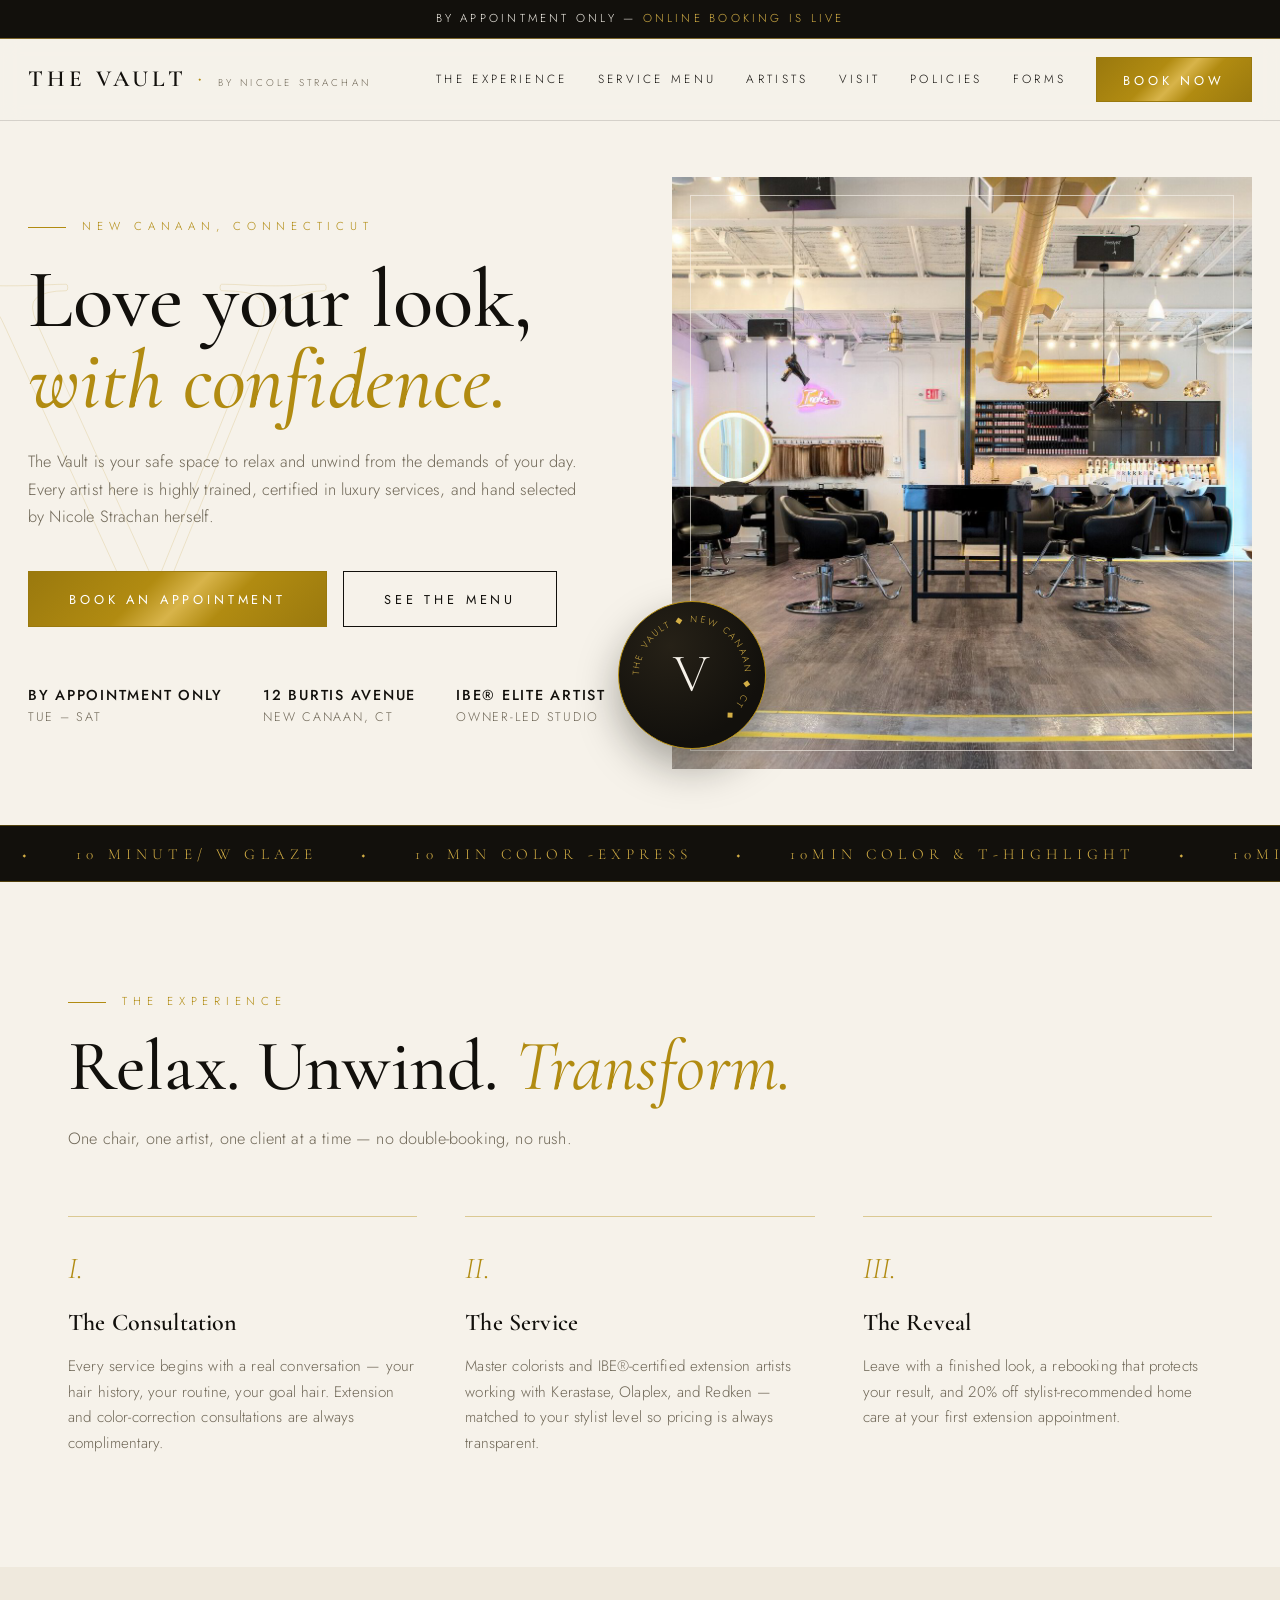
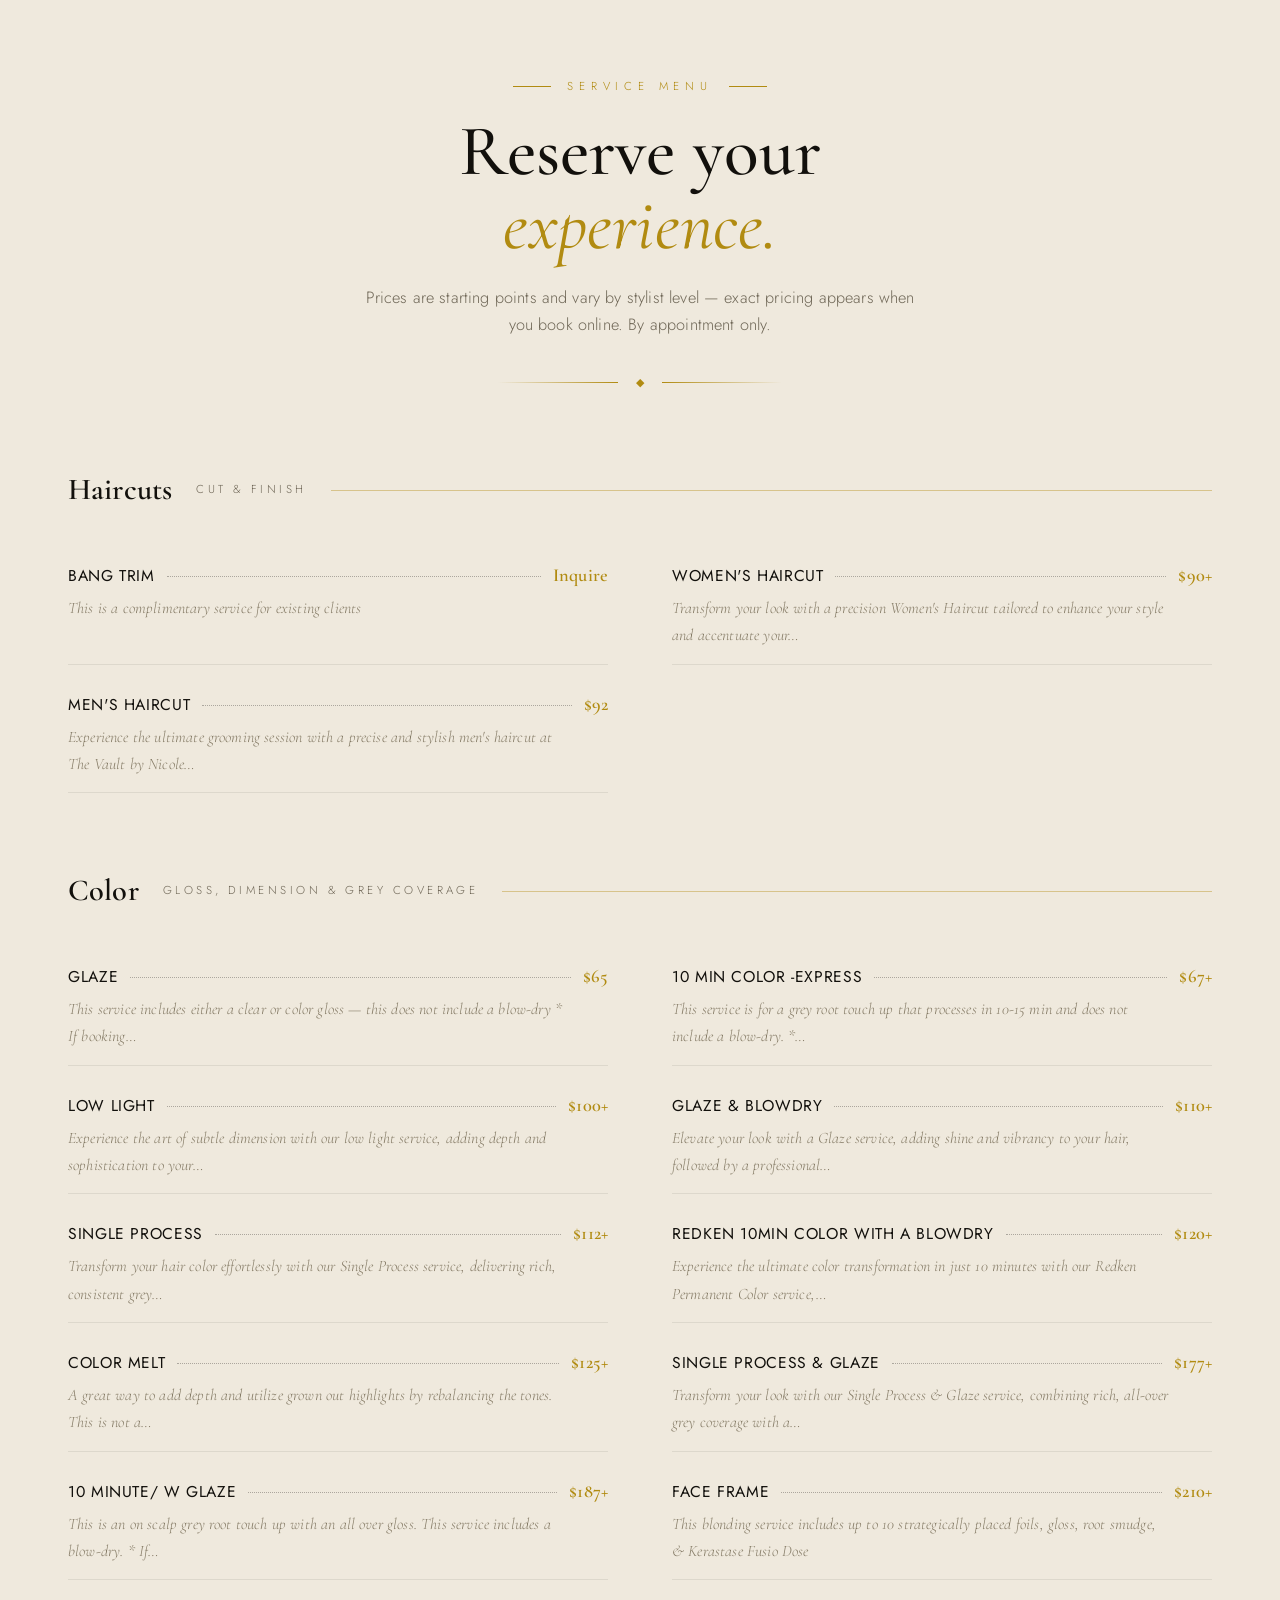
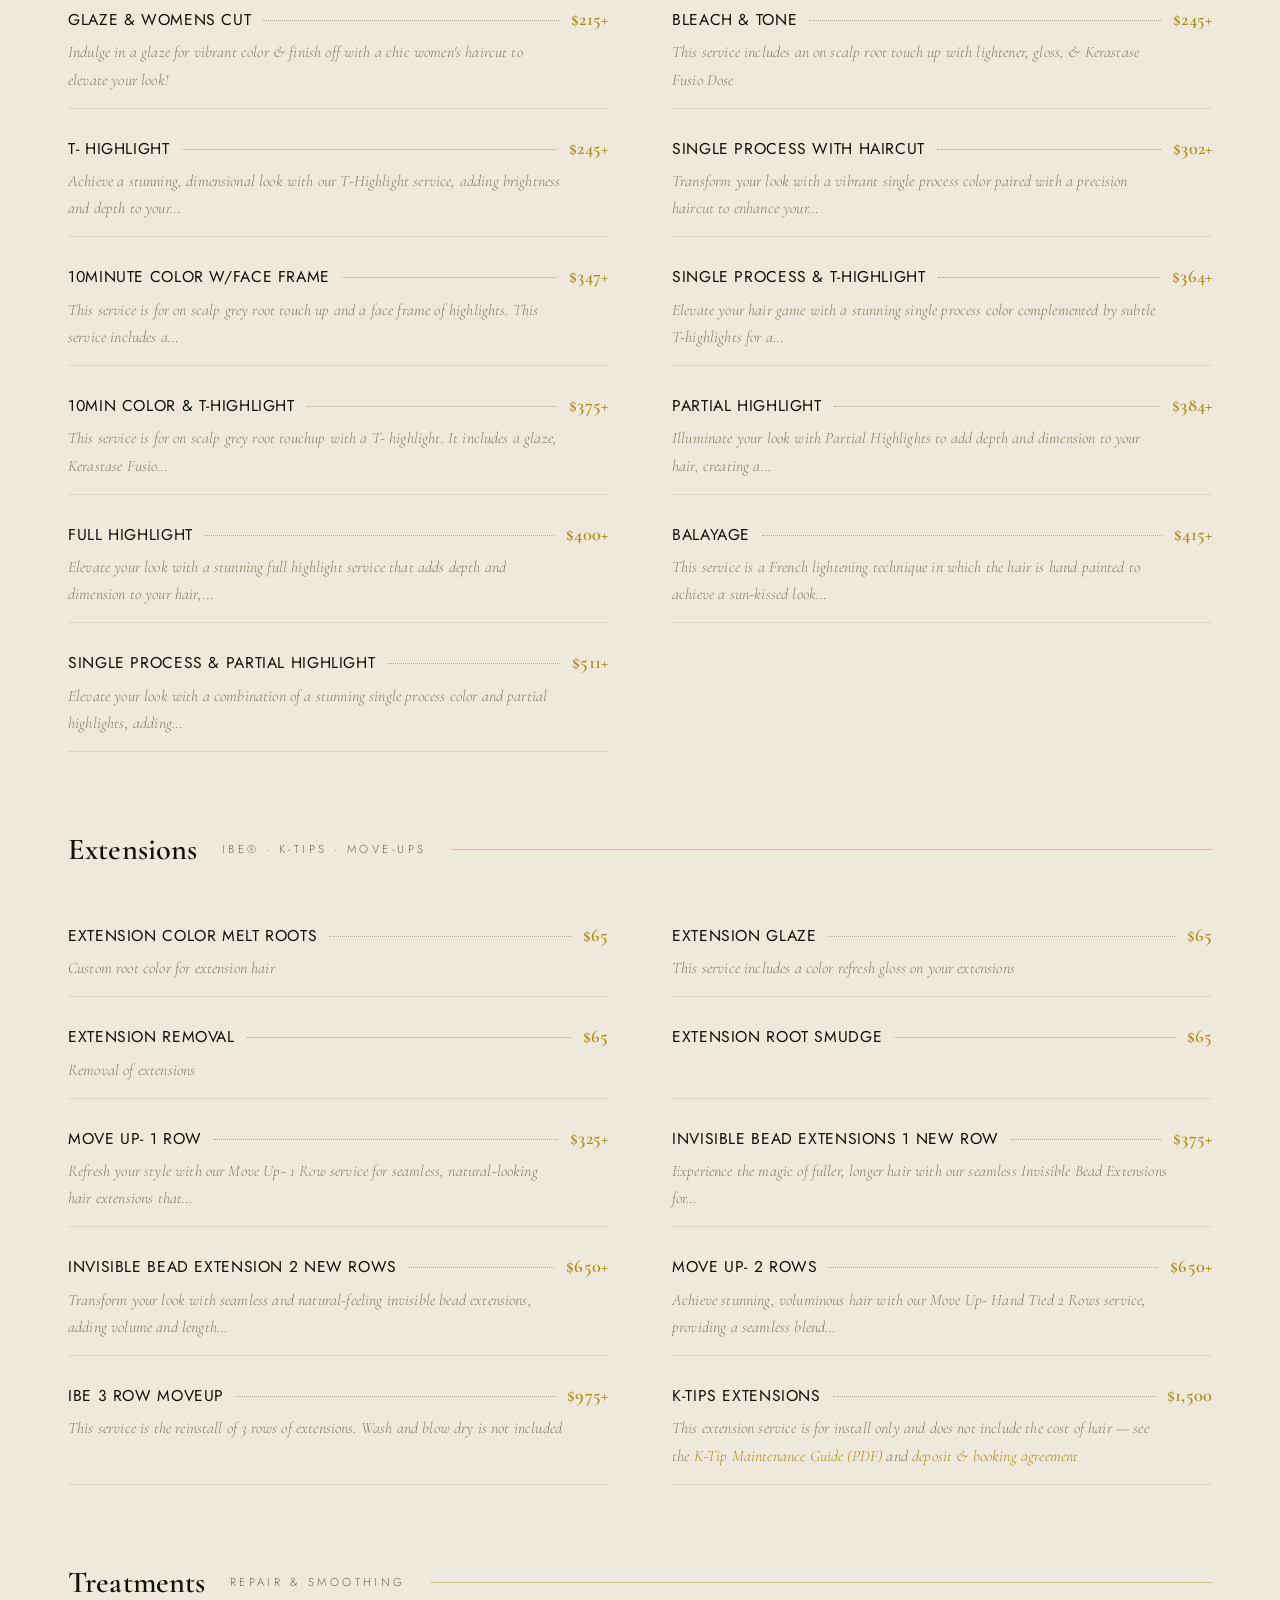
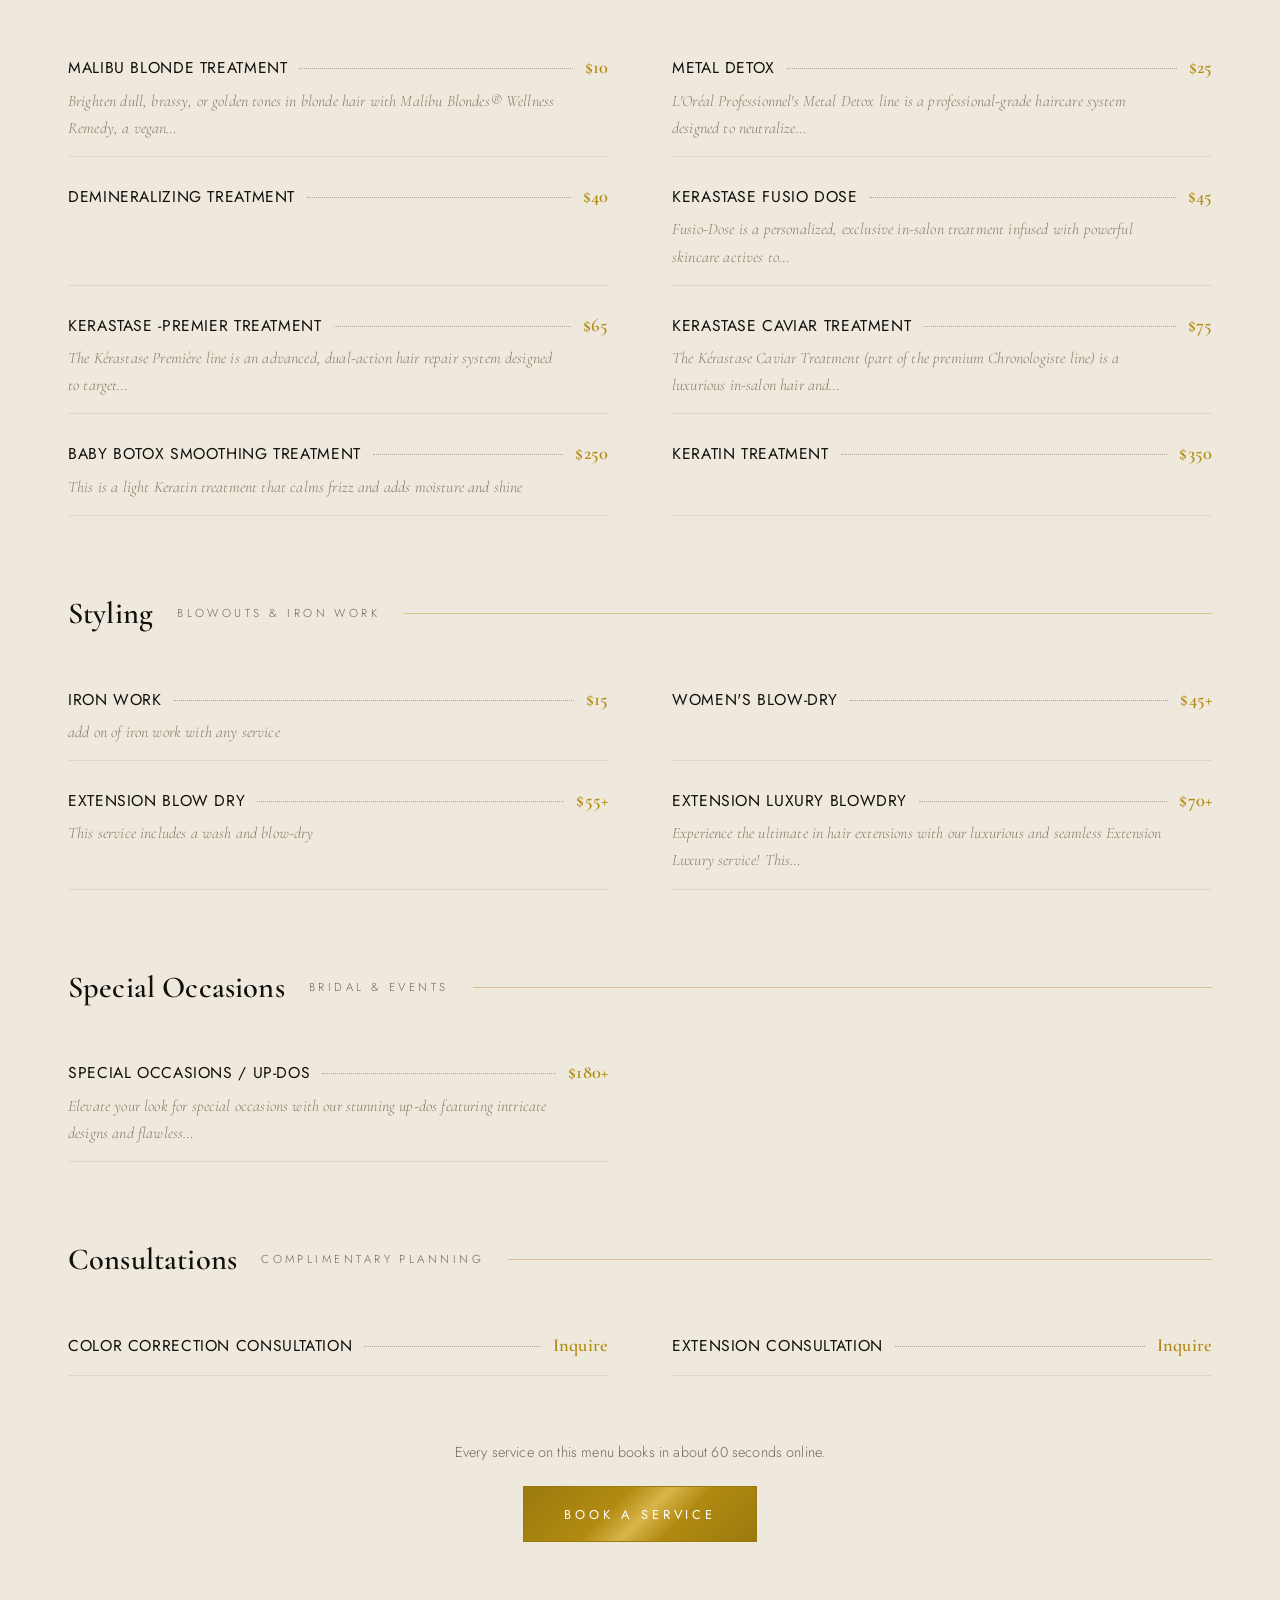
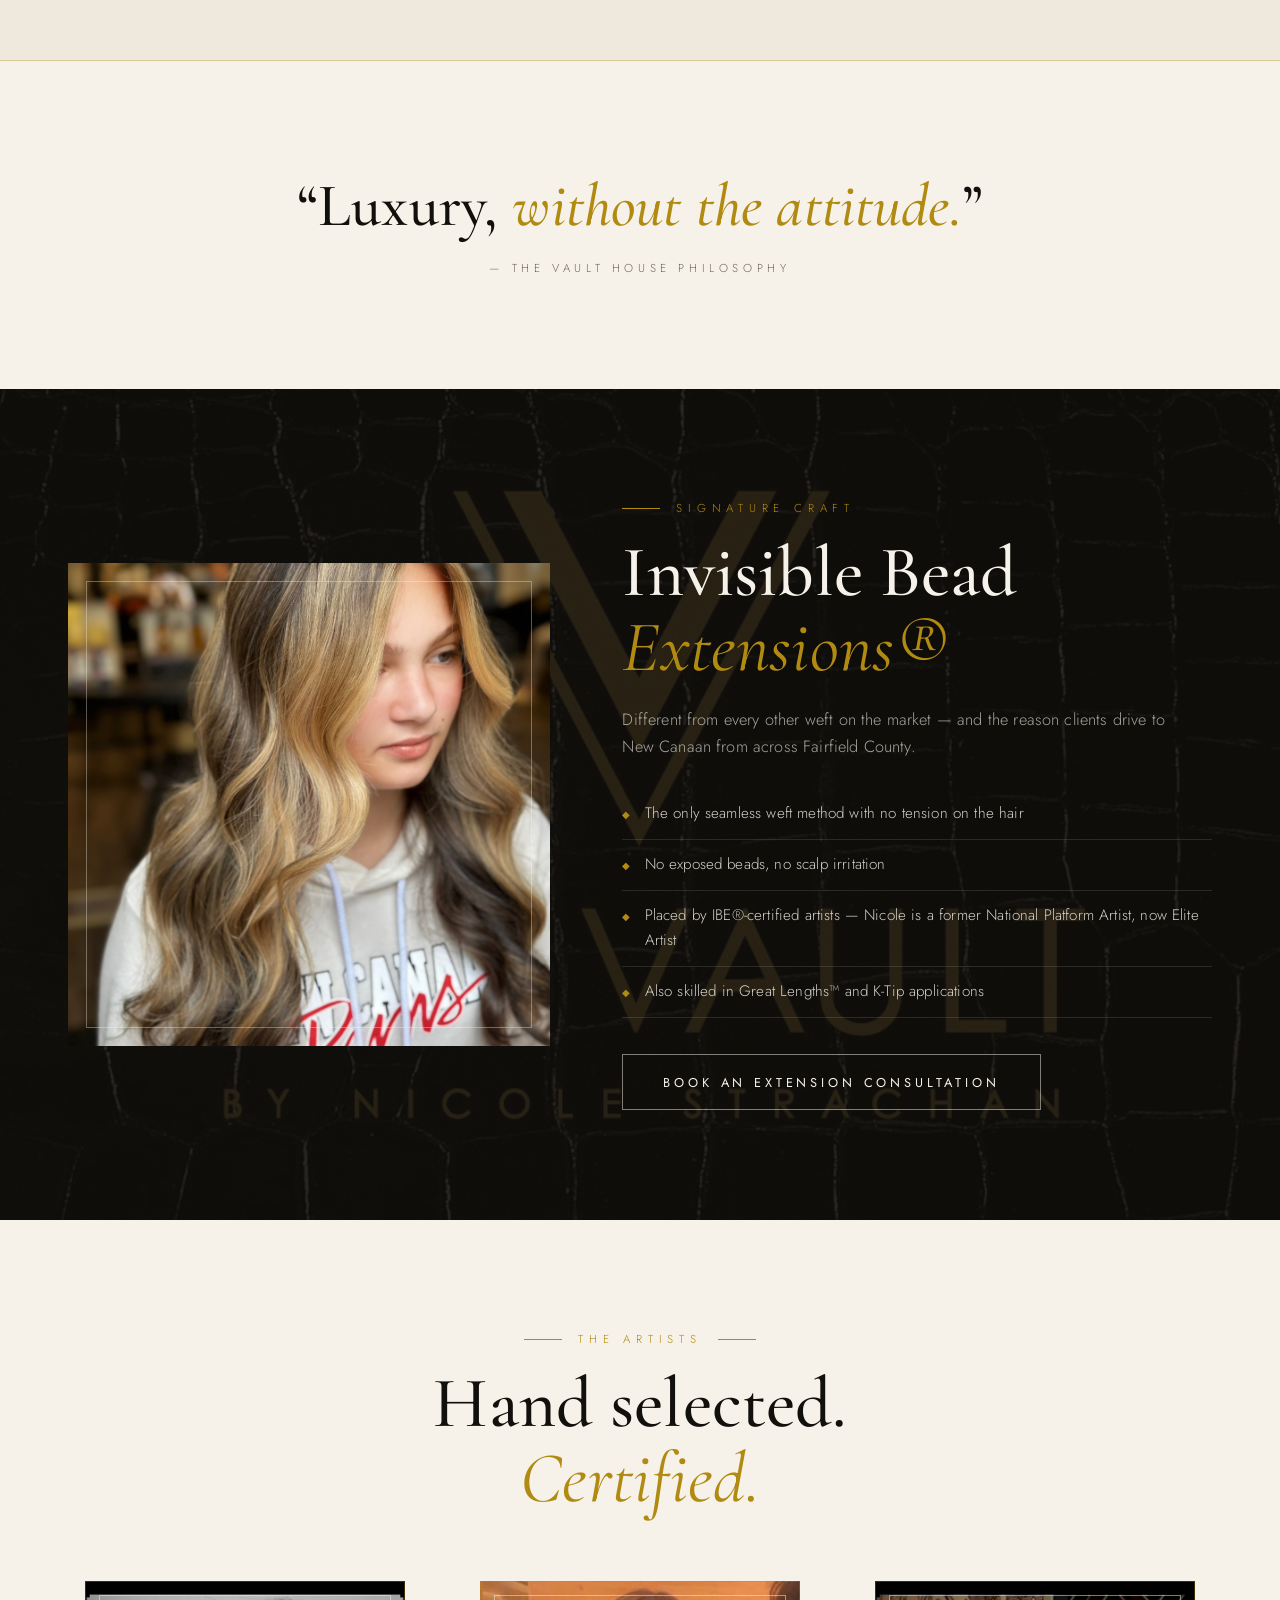
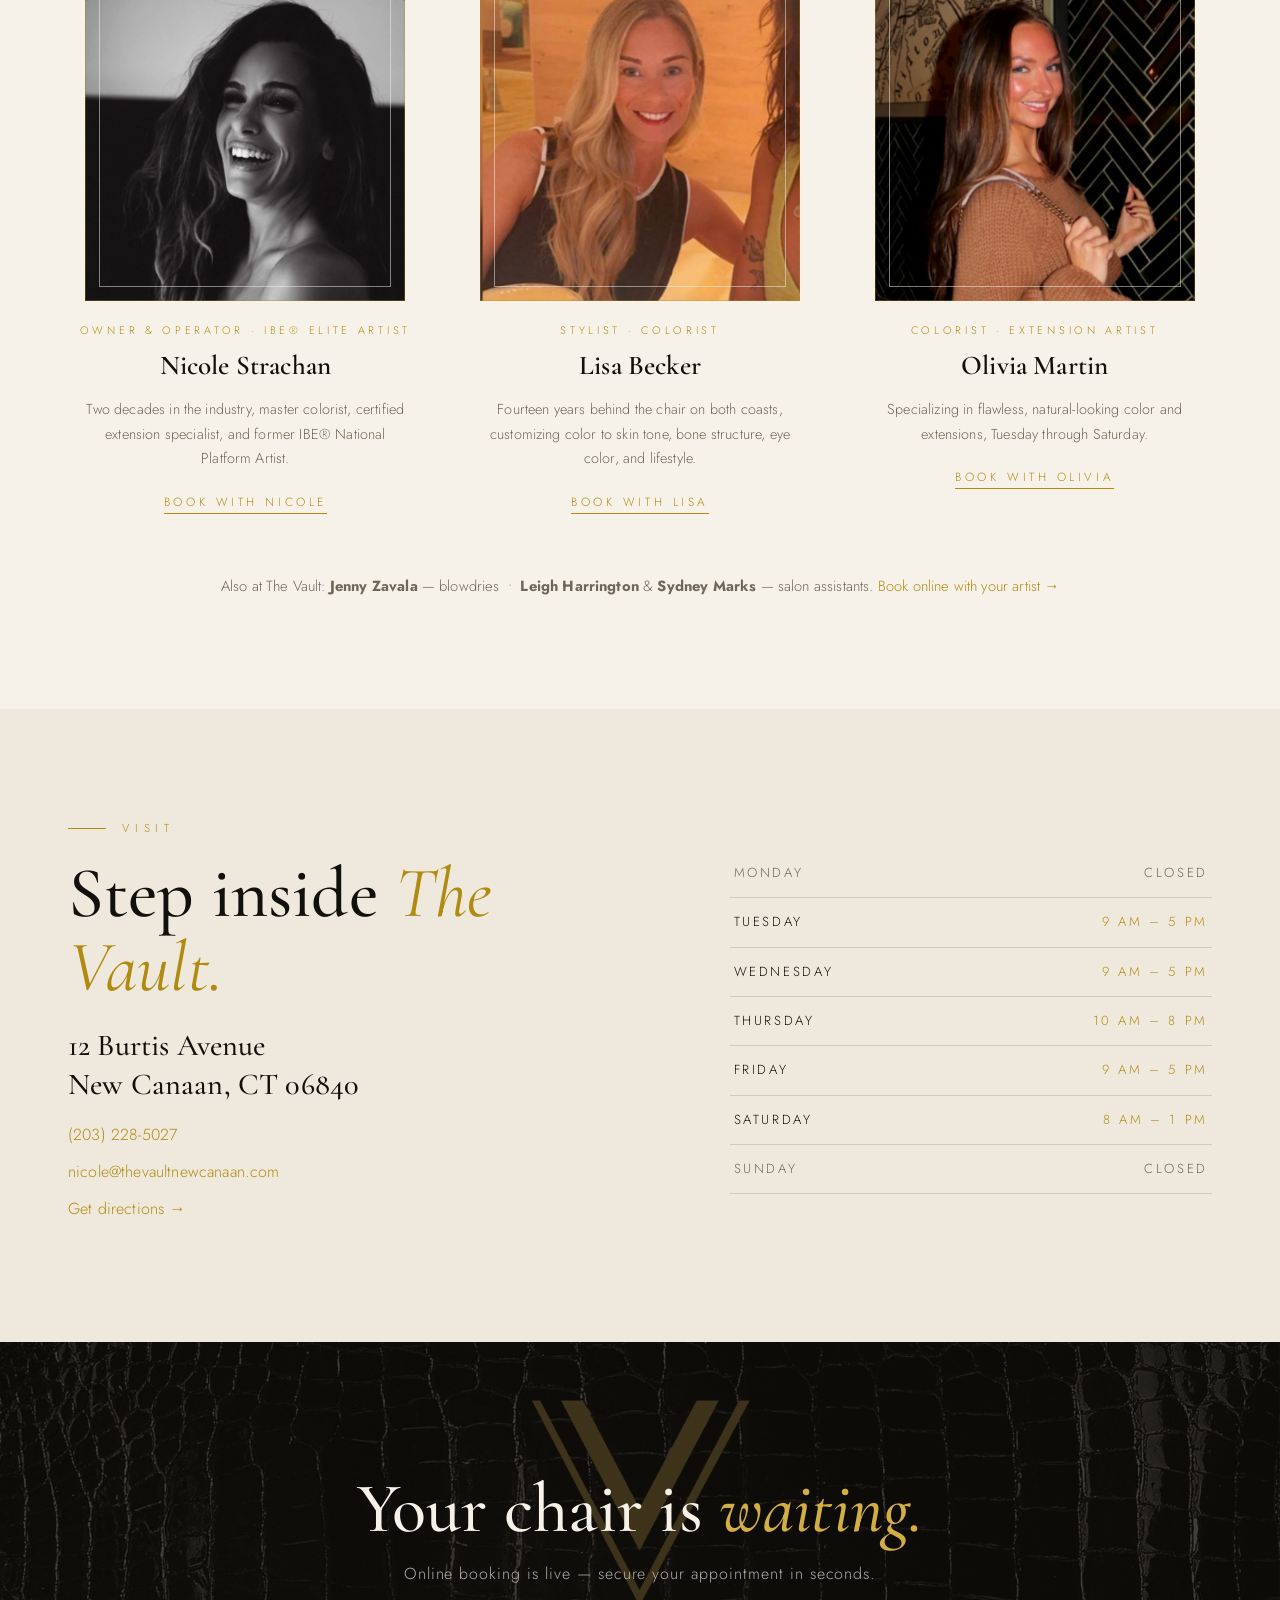
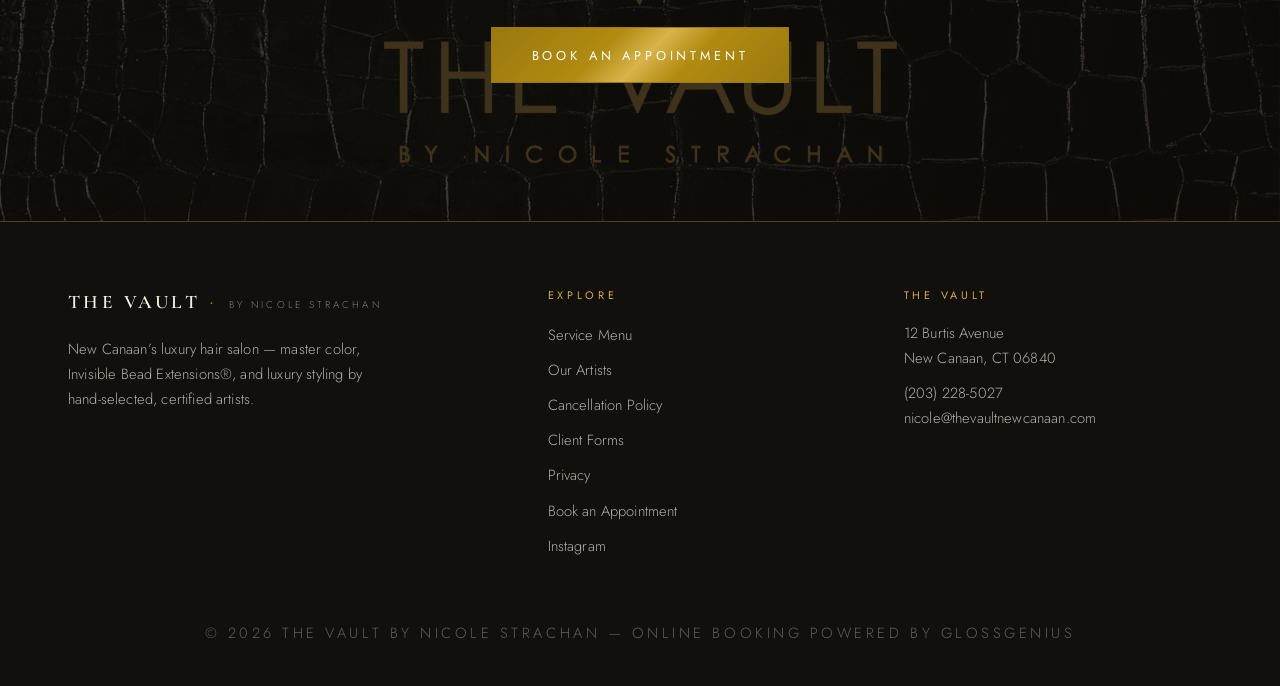
<file: apply-to-work-with-us/index.html>
<!DOCTYPE html>
<html lang="en">
<head>
<meta charset="utf-8">
<meta name="viewport" content="width=device-width, initial-scale=1">
<meta http-equiv="refresh" content="0; url=/">
<link rel="canonical" href="https://thevaultnewcanaan.com/">
<meta name="robots" content="noindex">
<title>The Vault by Nicole Strachan</title>
</head>
<body style="font-family:sans-serif;background:#f6f2ea;color:#12100c;text-align:center;padding:80px 24px;">
<p>This page has moved. <a href="/" style="color:#b18b11;">Continue</a>&hellip;</p>
<script>location.replace("/");</script>
</body>
</html>
</file>
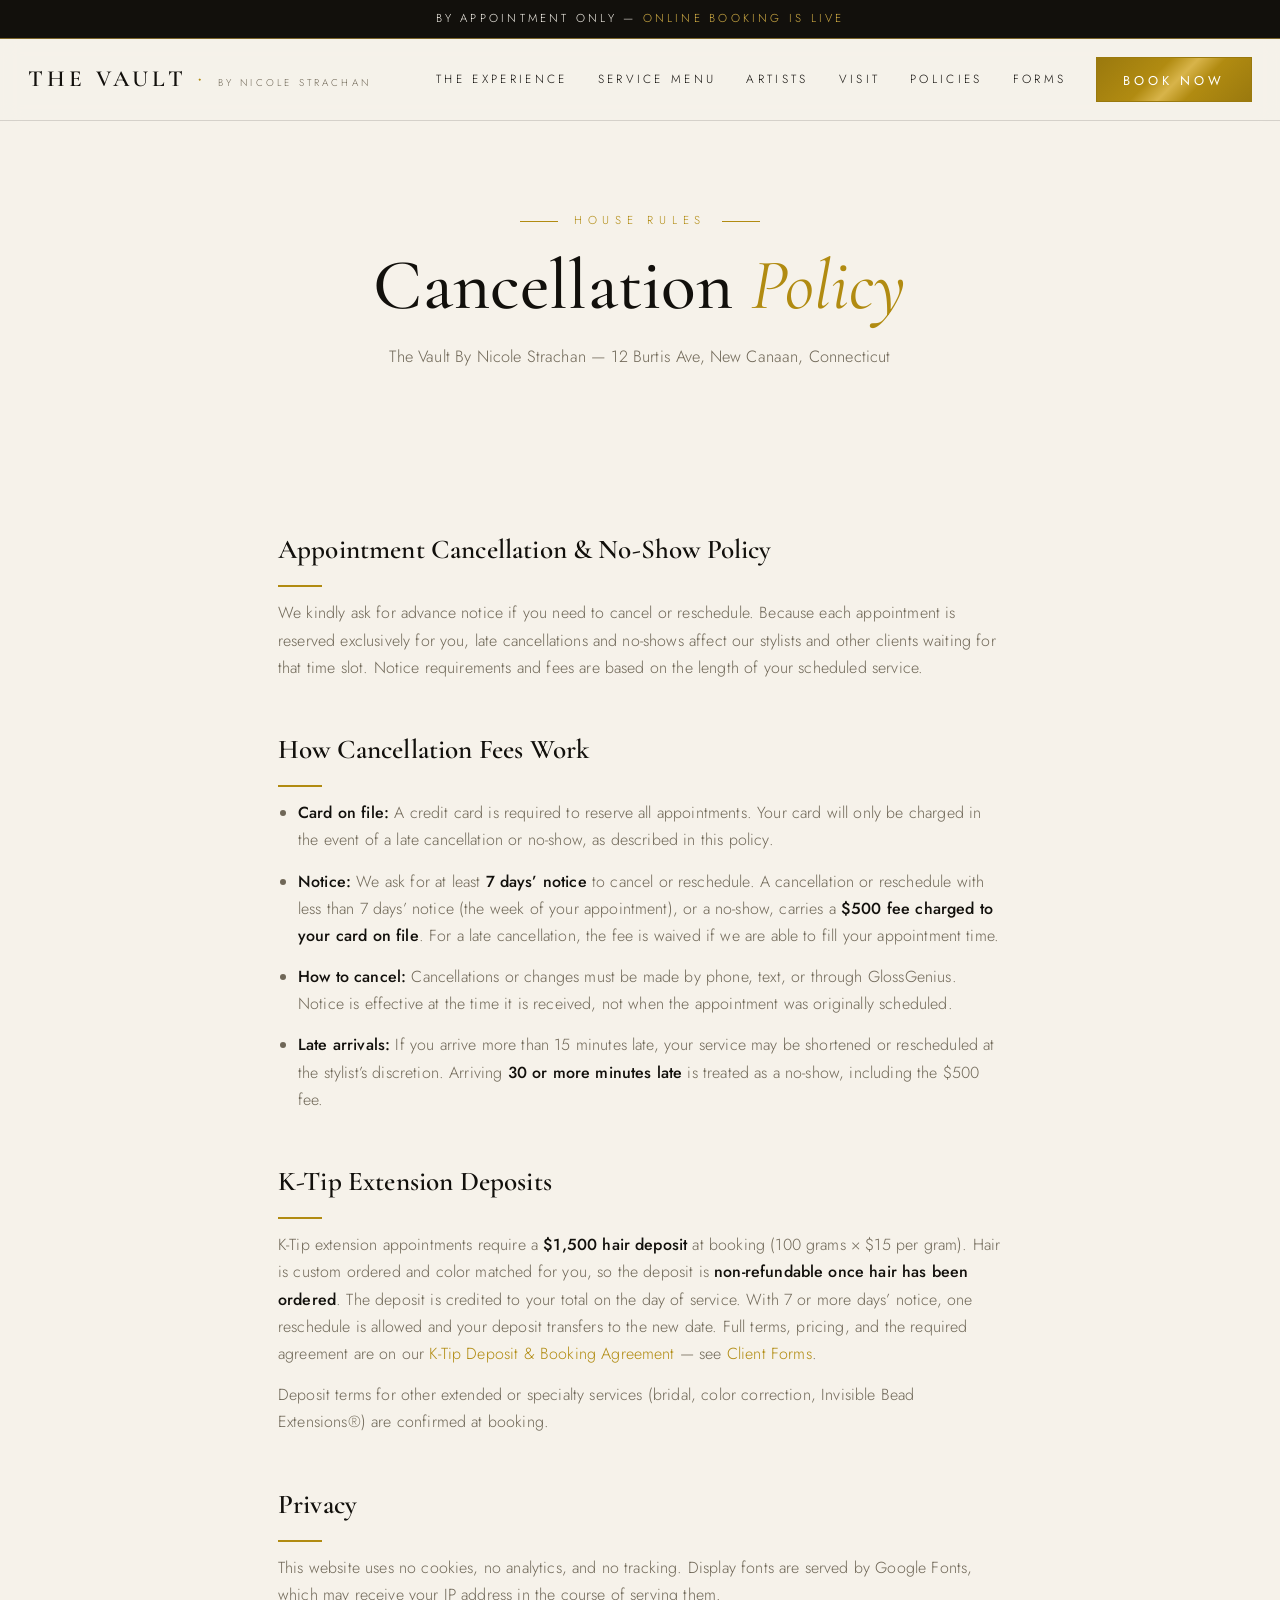
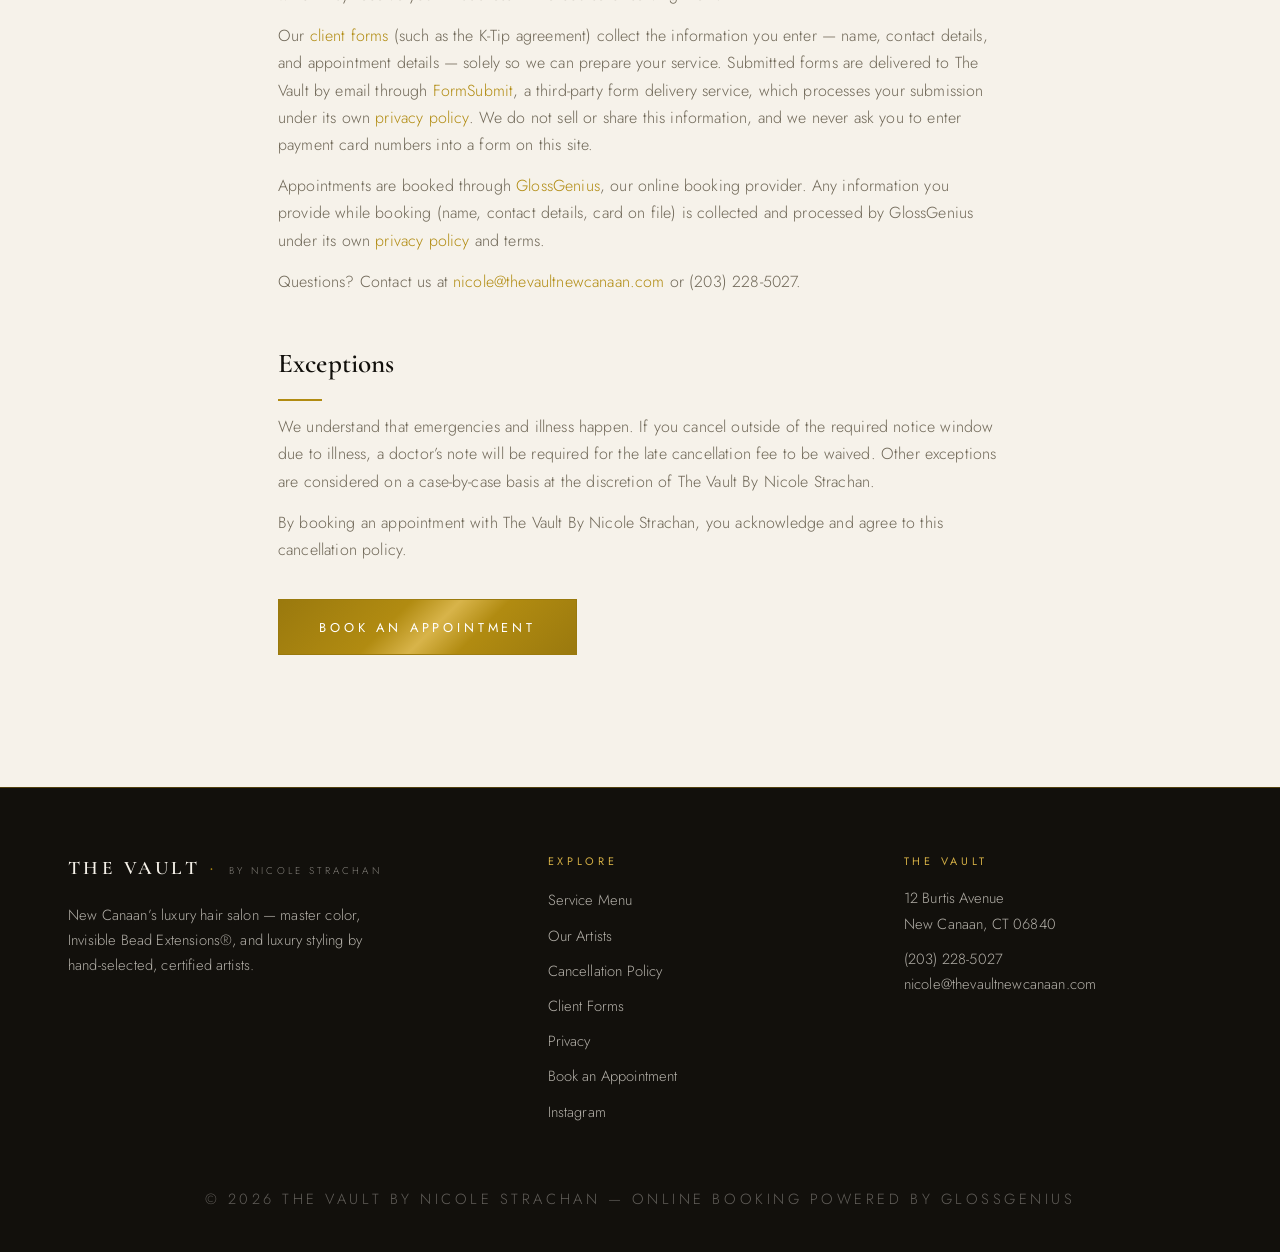
<file: cancelation-policy/index.html>
<!DOCTYPE html>
<html lang="en">
<head>
<meta charset="utf-8">
<meta name="viewport" content="width=device-width, initial-scale=1">
<meta http-equiv="refresh" content="0; url=/policies.html">
<link rel="canonical" href="https://thevaultnewcanaan.com/policies.html">
<meta name="robots" content="noindex">
<title>The Vault by Nicole Strachan</title>
</head>
<body style="font-family:sans-serif;background:#f6f2ea;color:#12100c;text-align:center;padding:80px 24px;">
<p>This page has moved. <a href="/policies.html" style="color:#b18b11;">Continue</a>&hellip;</p>
<script>location.replace("/policies.html");</script>
</body>
</html>
</file>
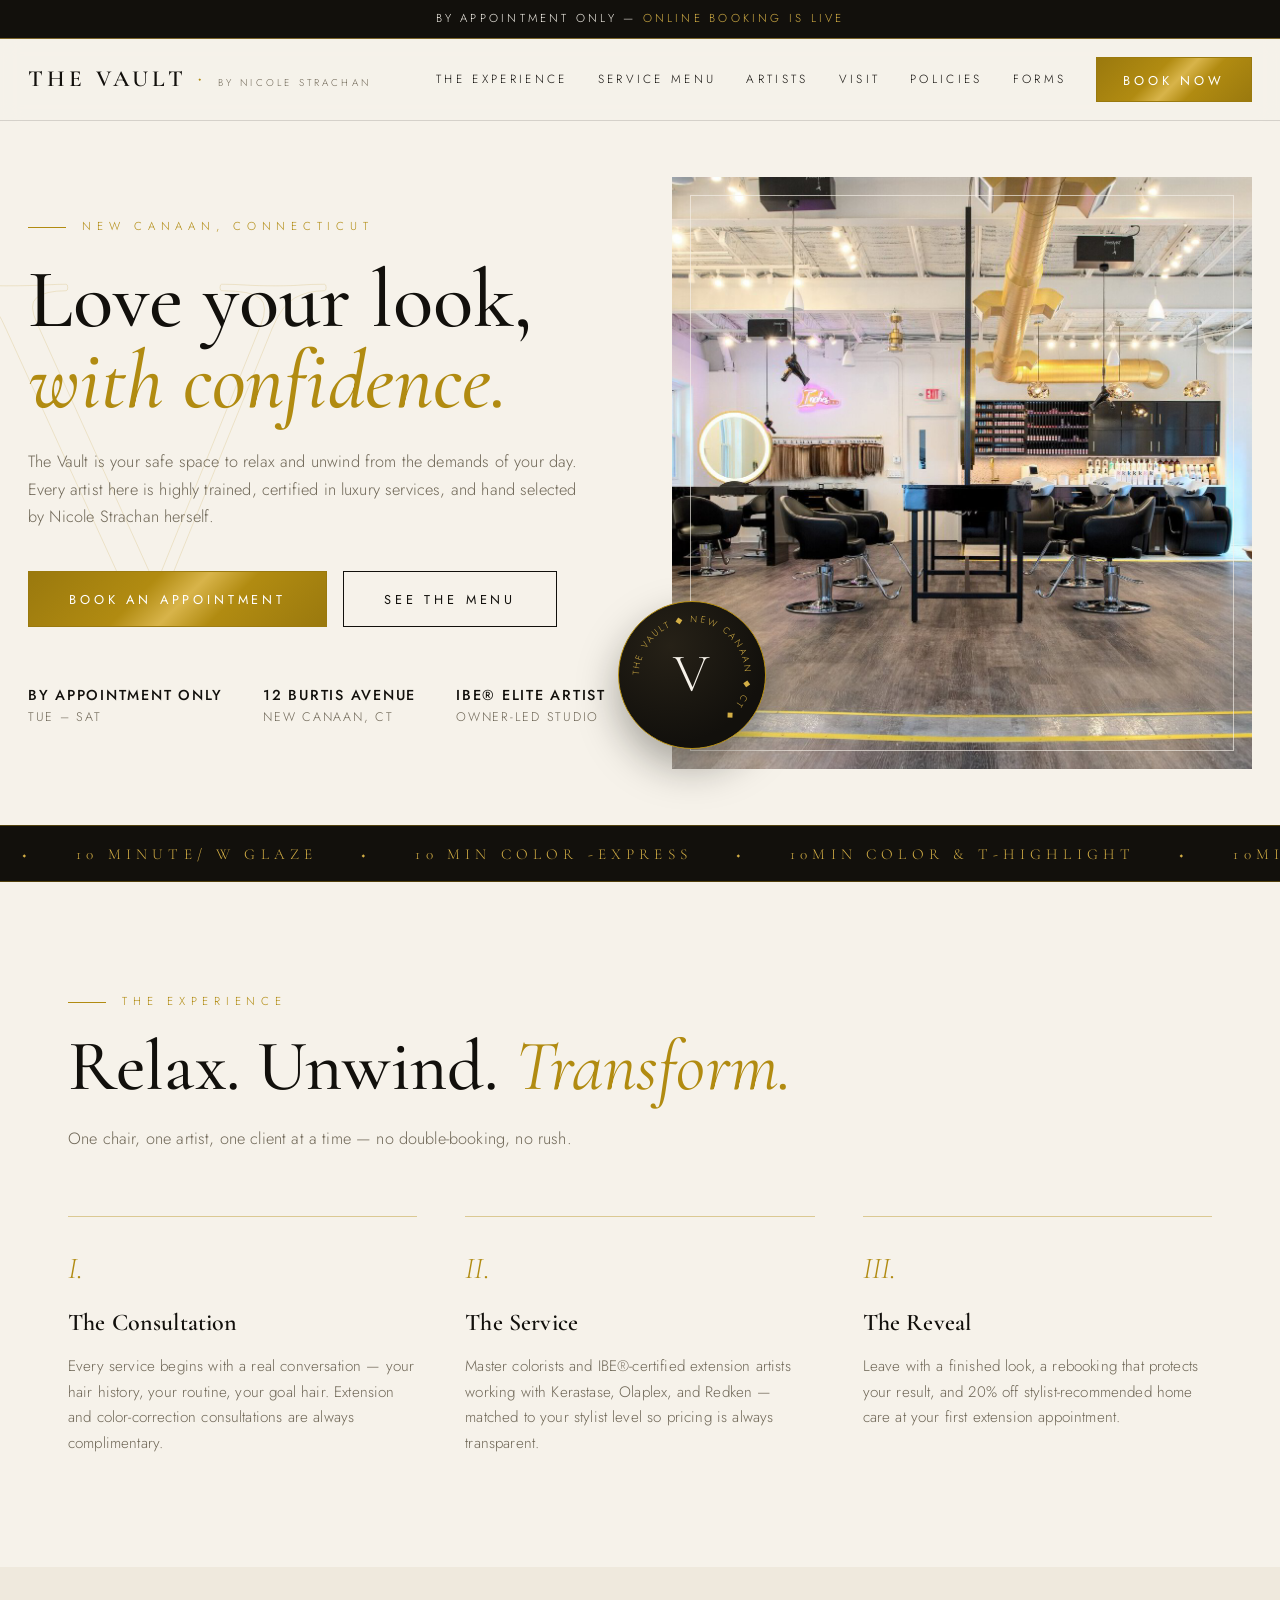
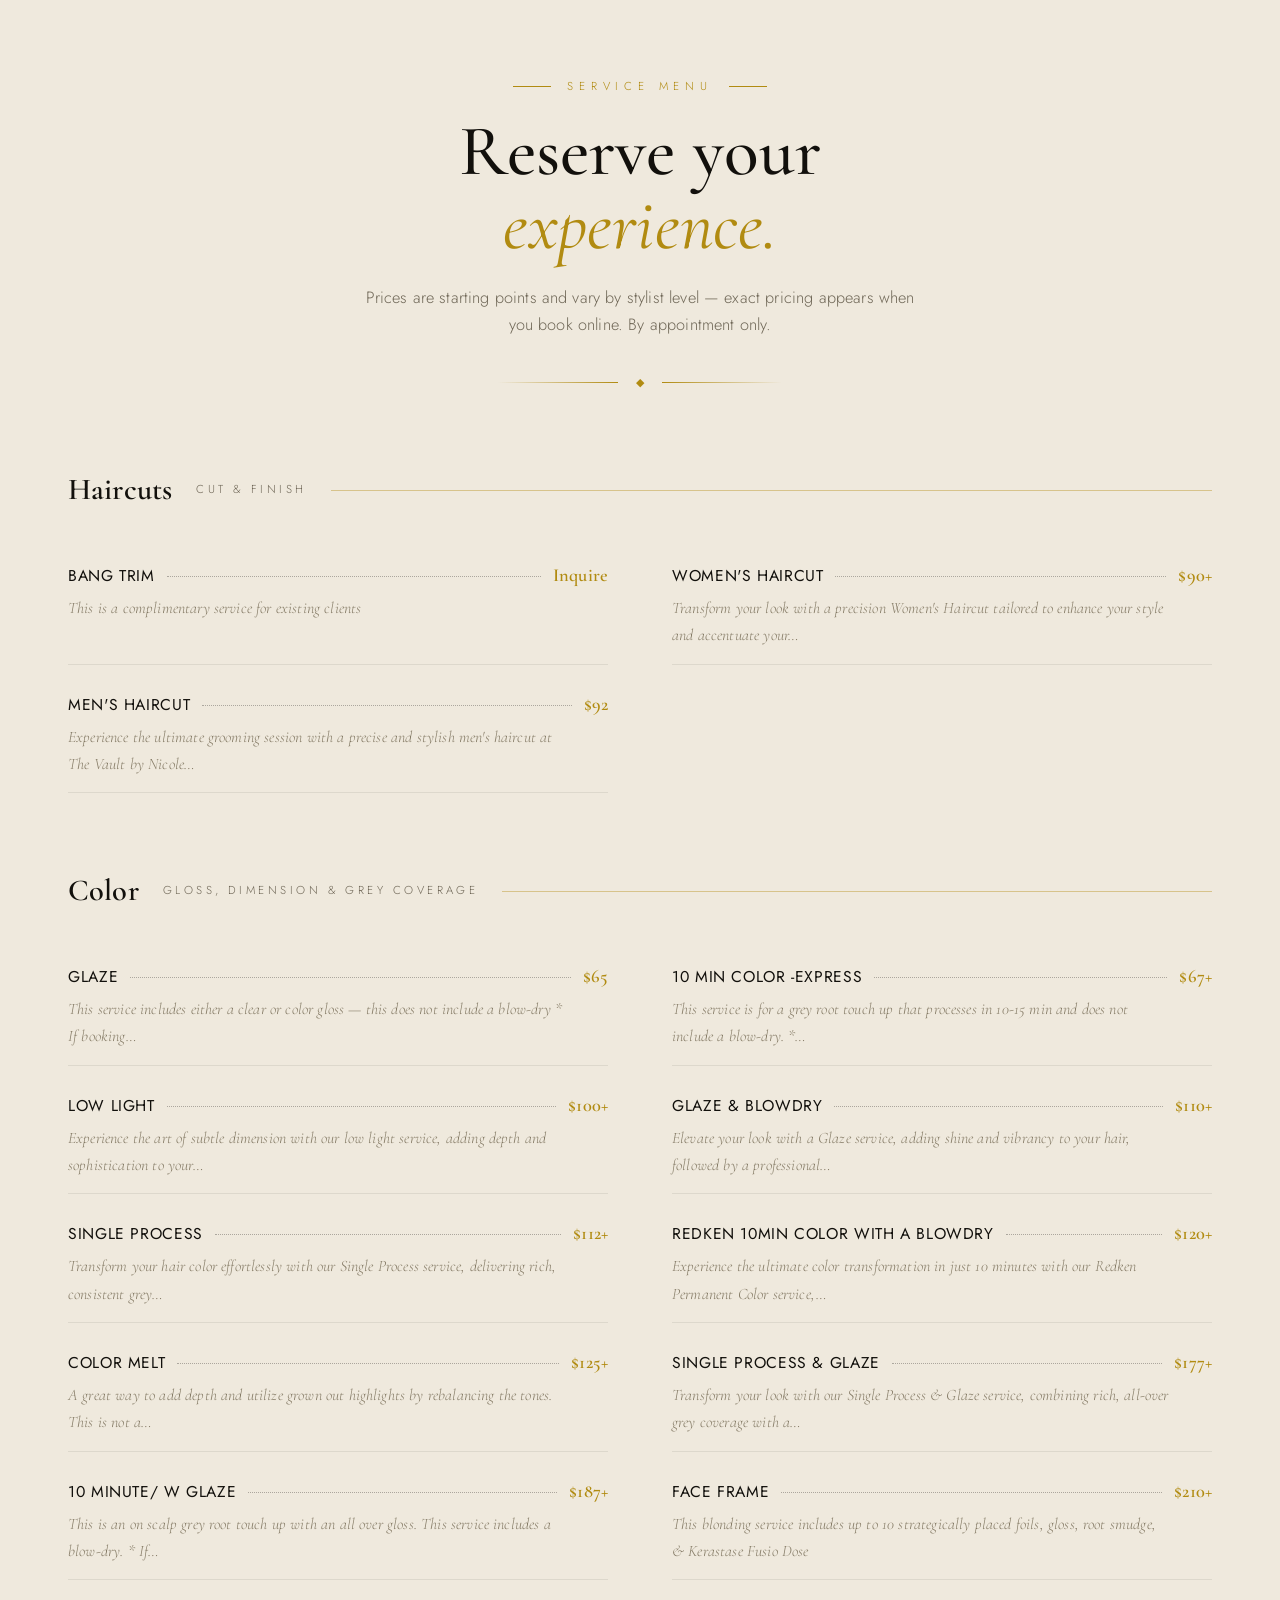
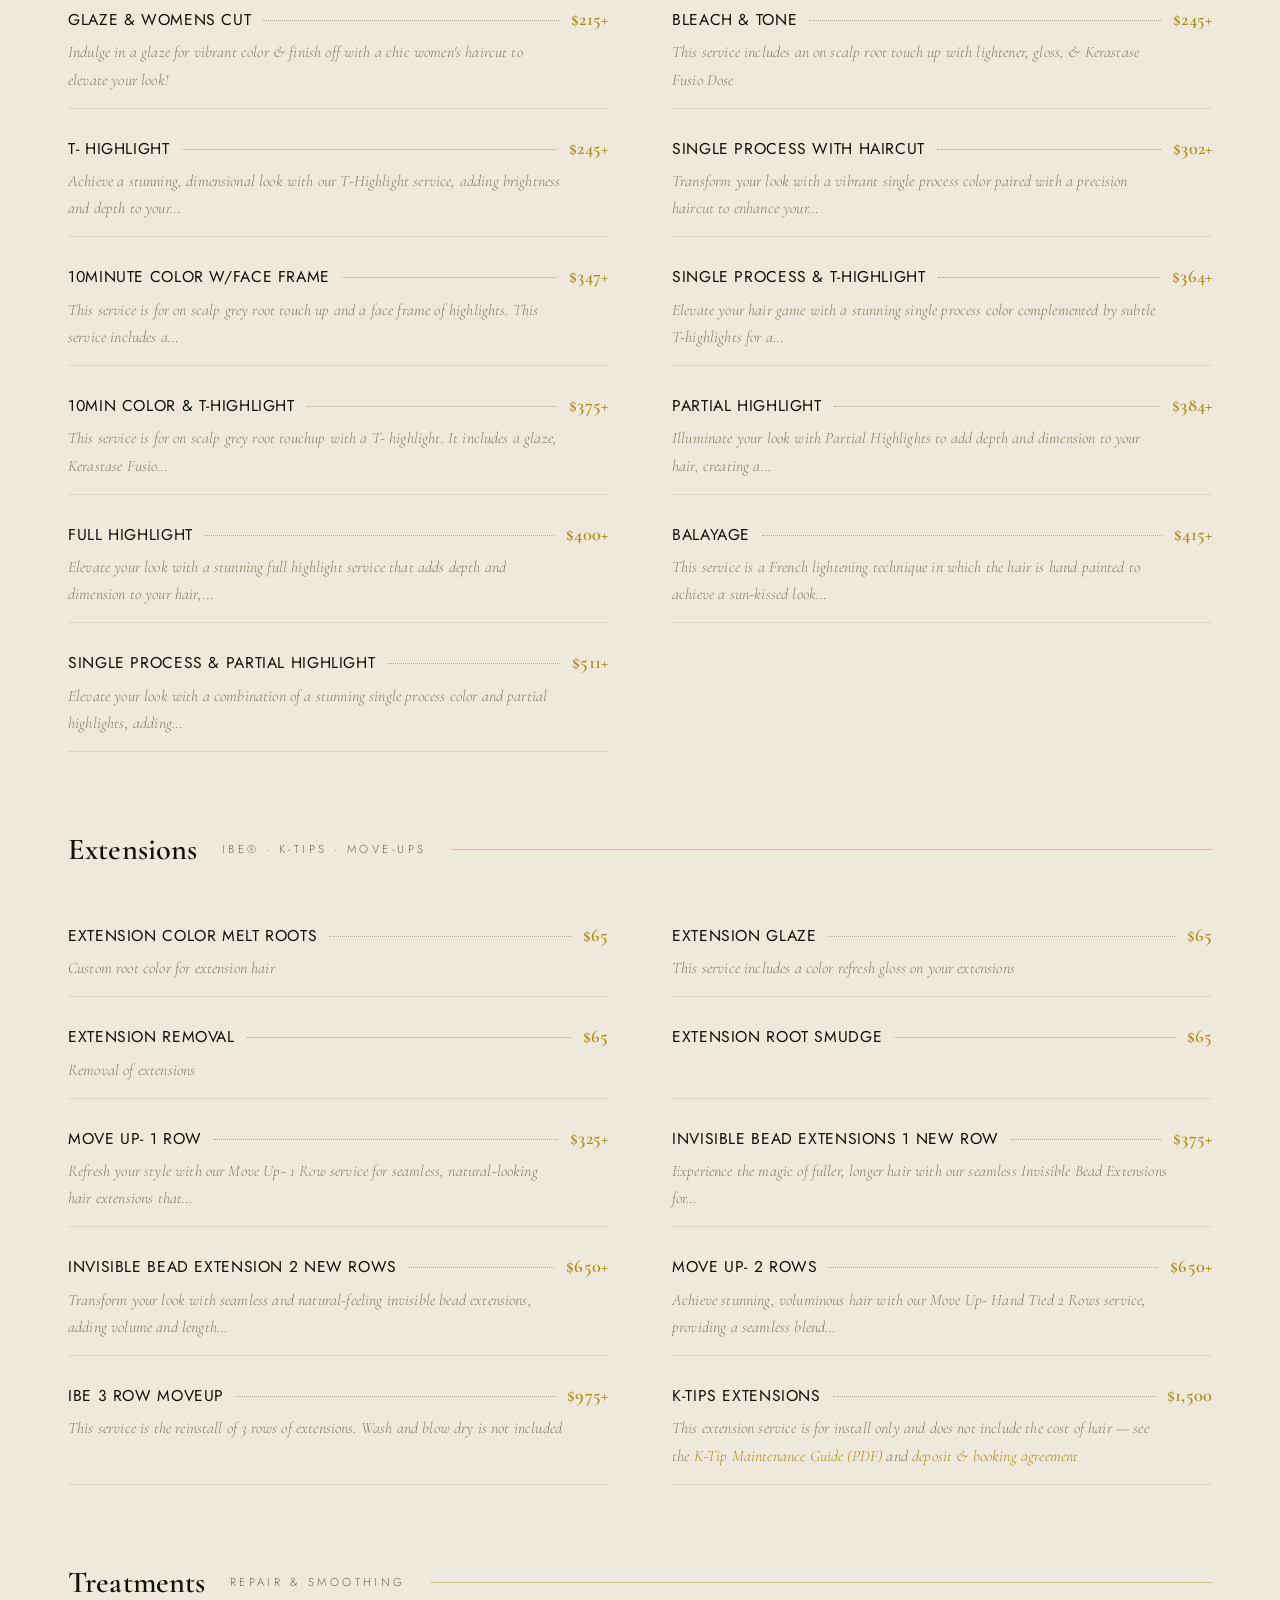
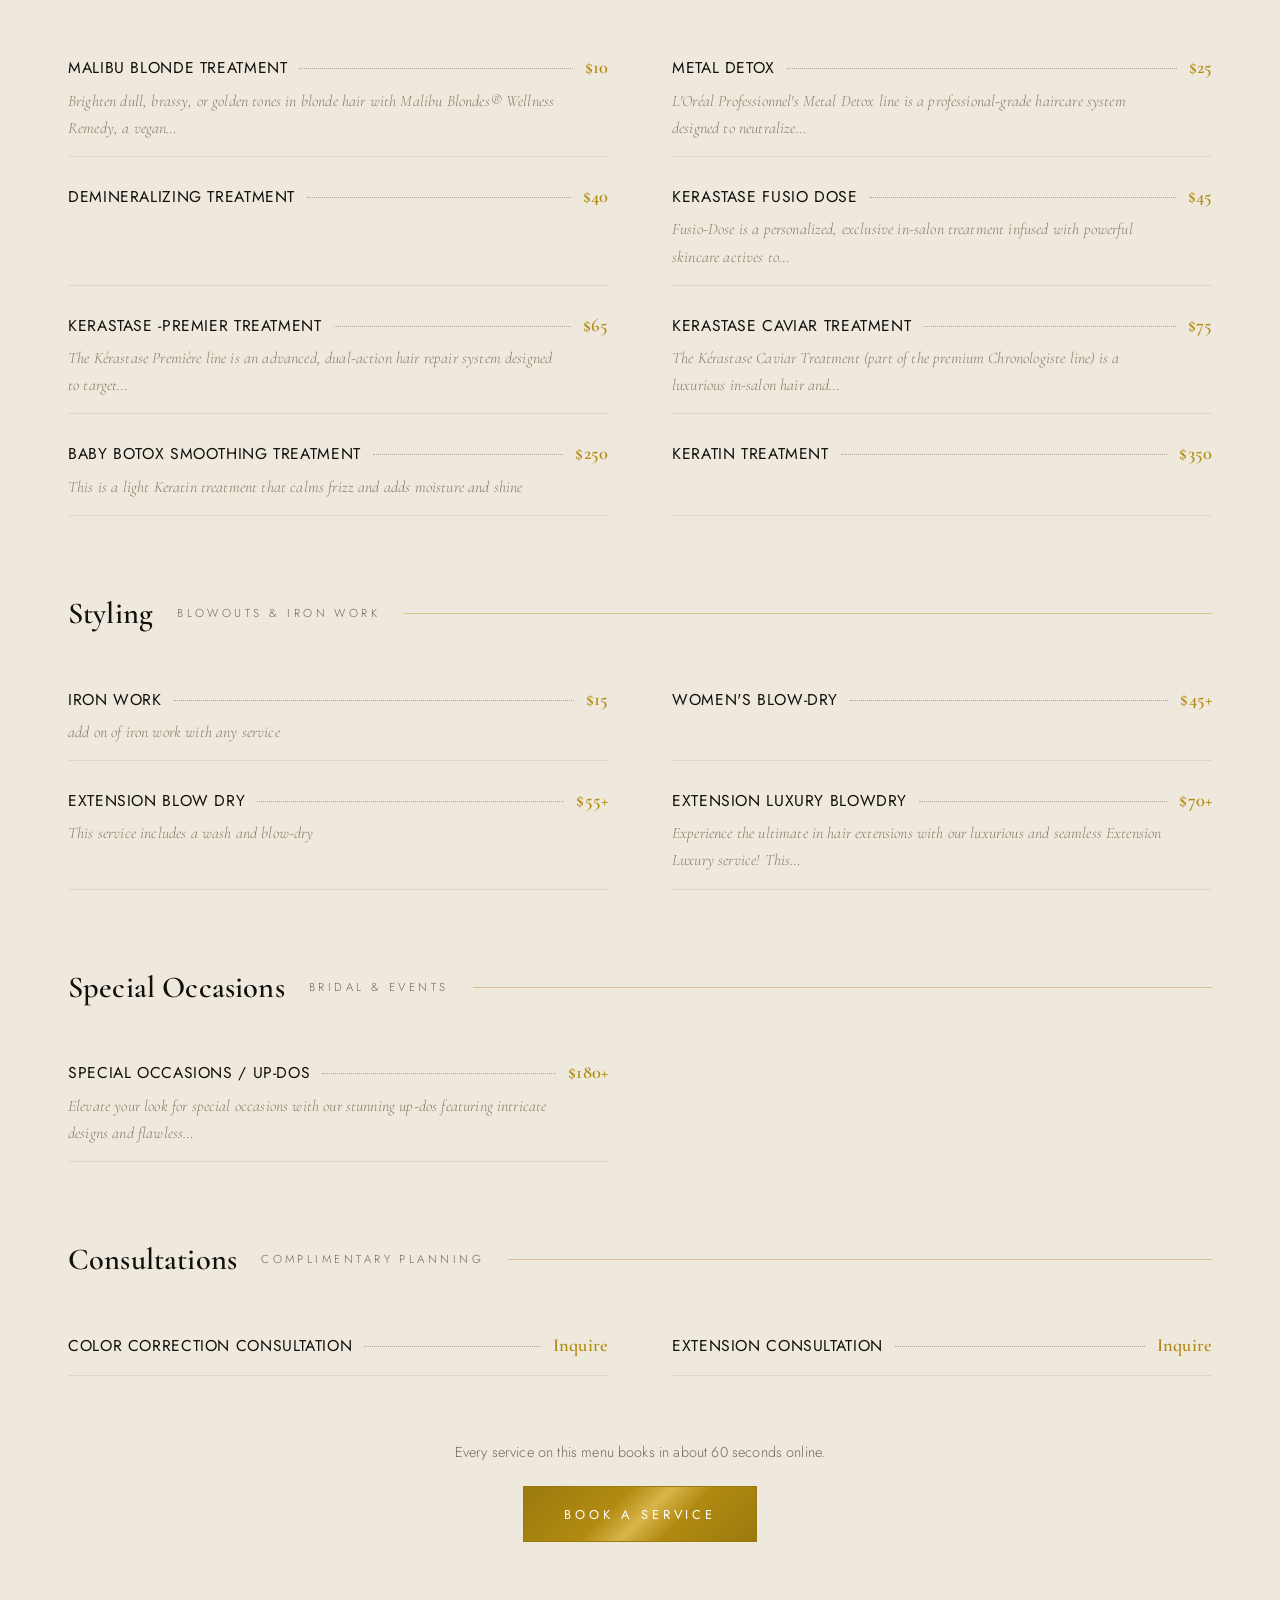
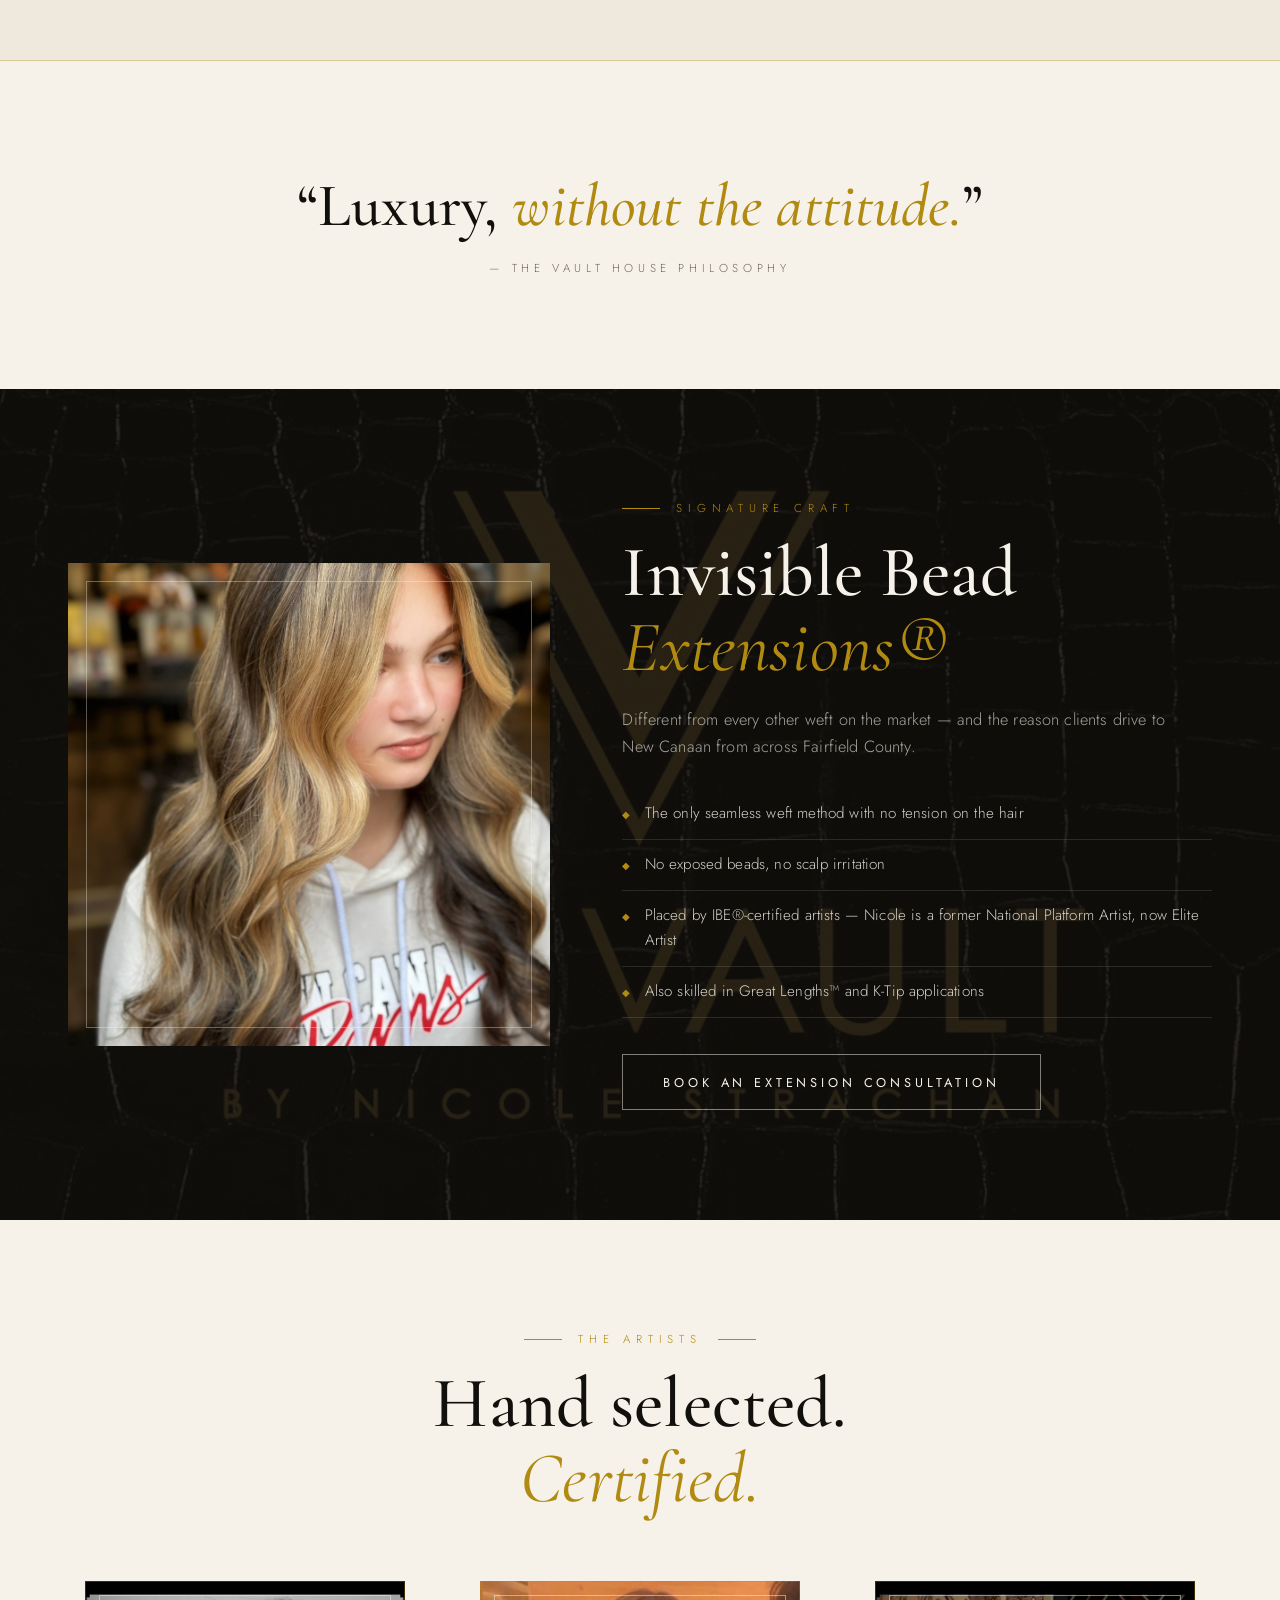
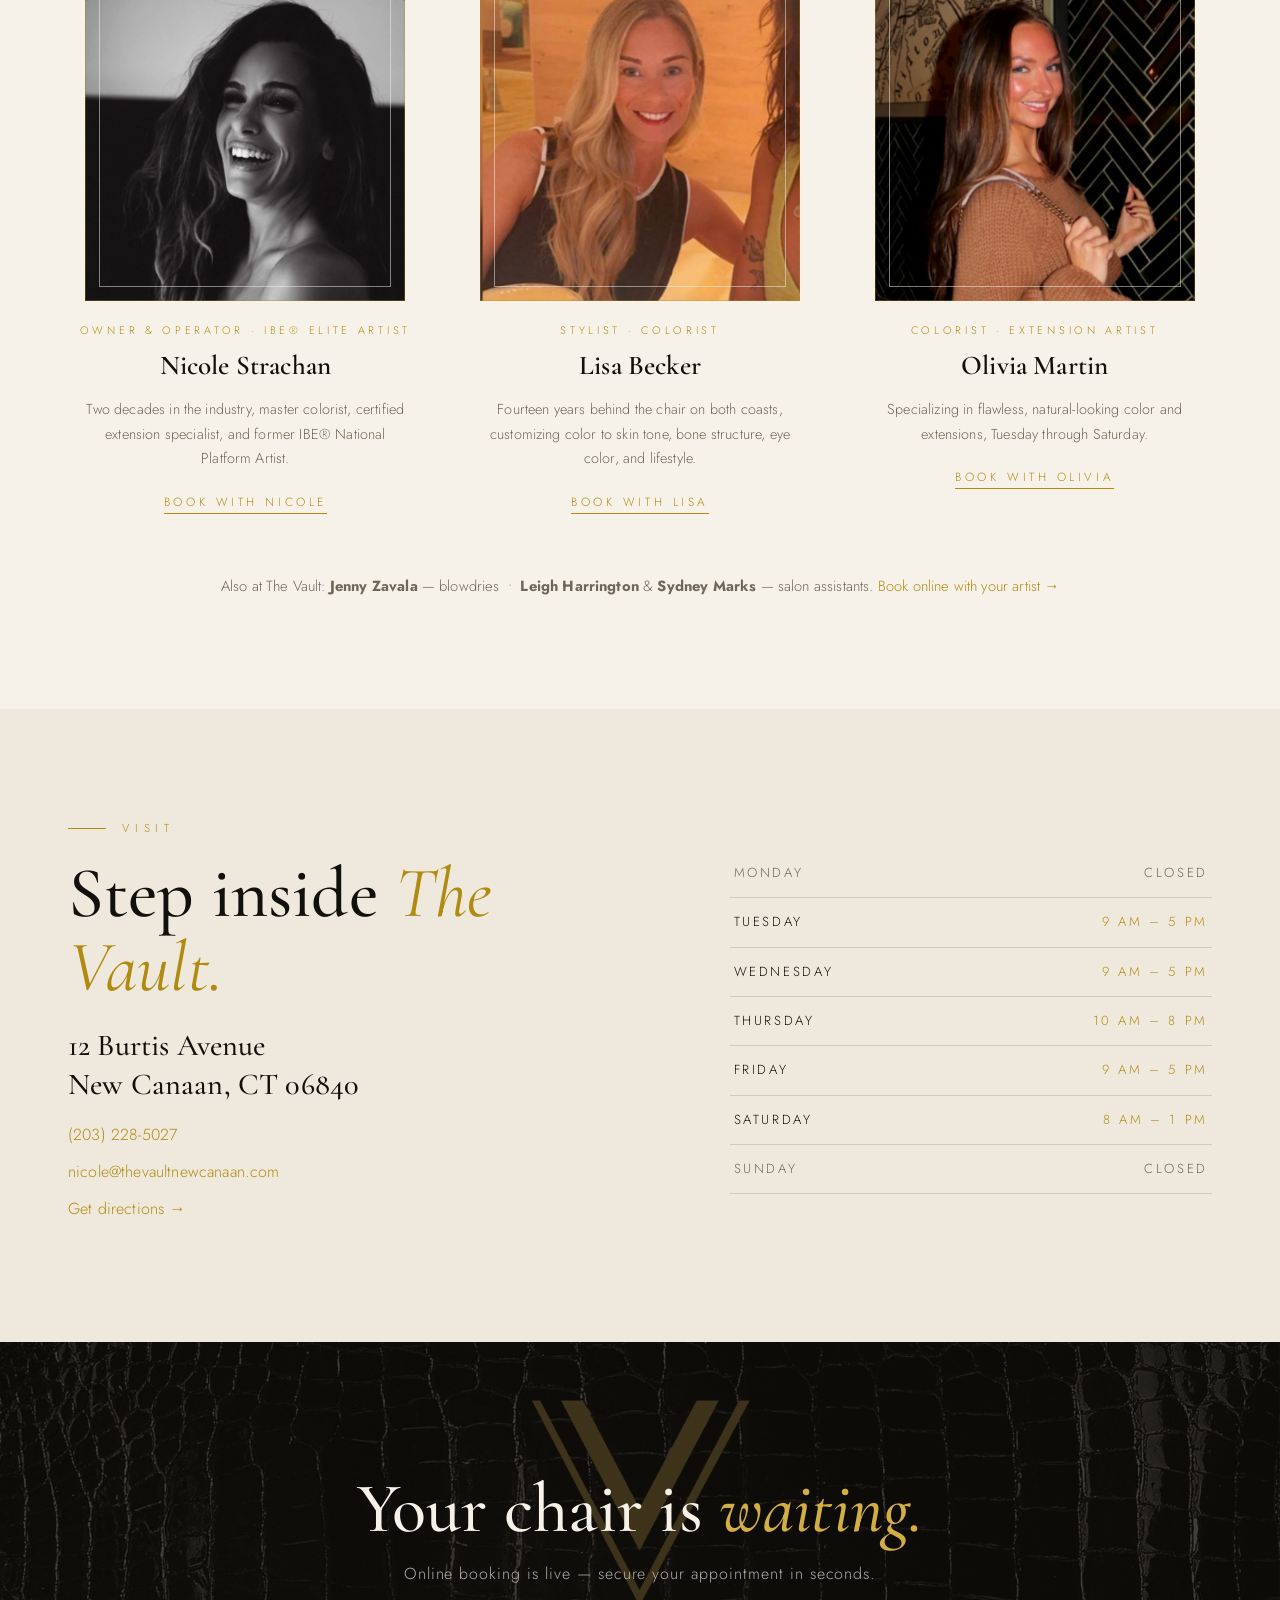
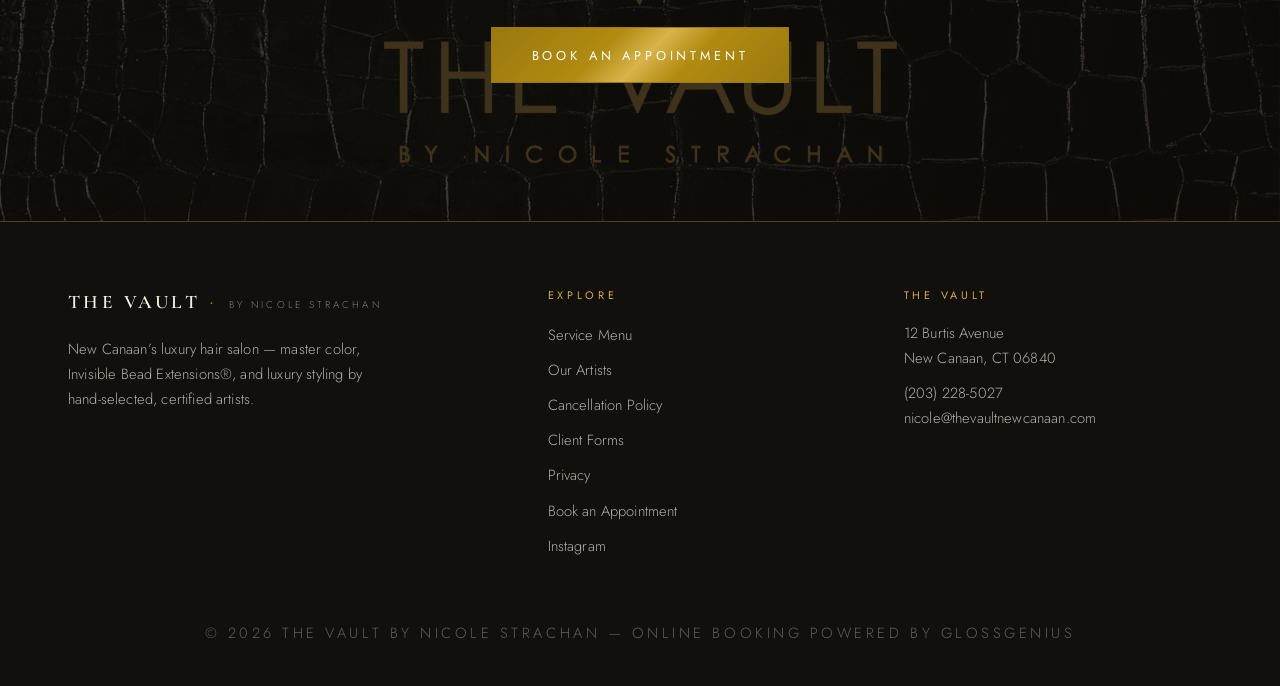
<file: new-services/index.html>
<!DOCTYPE html>
<html lang="en">
<head>
<meta charset="utf-8">
<meta name="viewport" content="width=device-width, initial-scale=1">
<meta http-equiv="refresh" content="0; url=/#services">
<link rel="canonical" href="https://thevaultnewcanaan.com/">
<meta name="robots" content="noindex">
<title>The Vault by Nicole Strachan</title>
</head>
<body style="font-family:sans-serif;background:#f6f2ea;color:#12100c;text-align:center;padding:80px 24px;">
<p>This page has moved. <a href="/#services" style="color:#b18b11;">Continue</a>&hellip;</p>
<script>location.replace("/#services");</script>
</body>
</html>
</file>
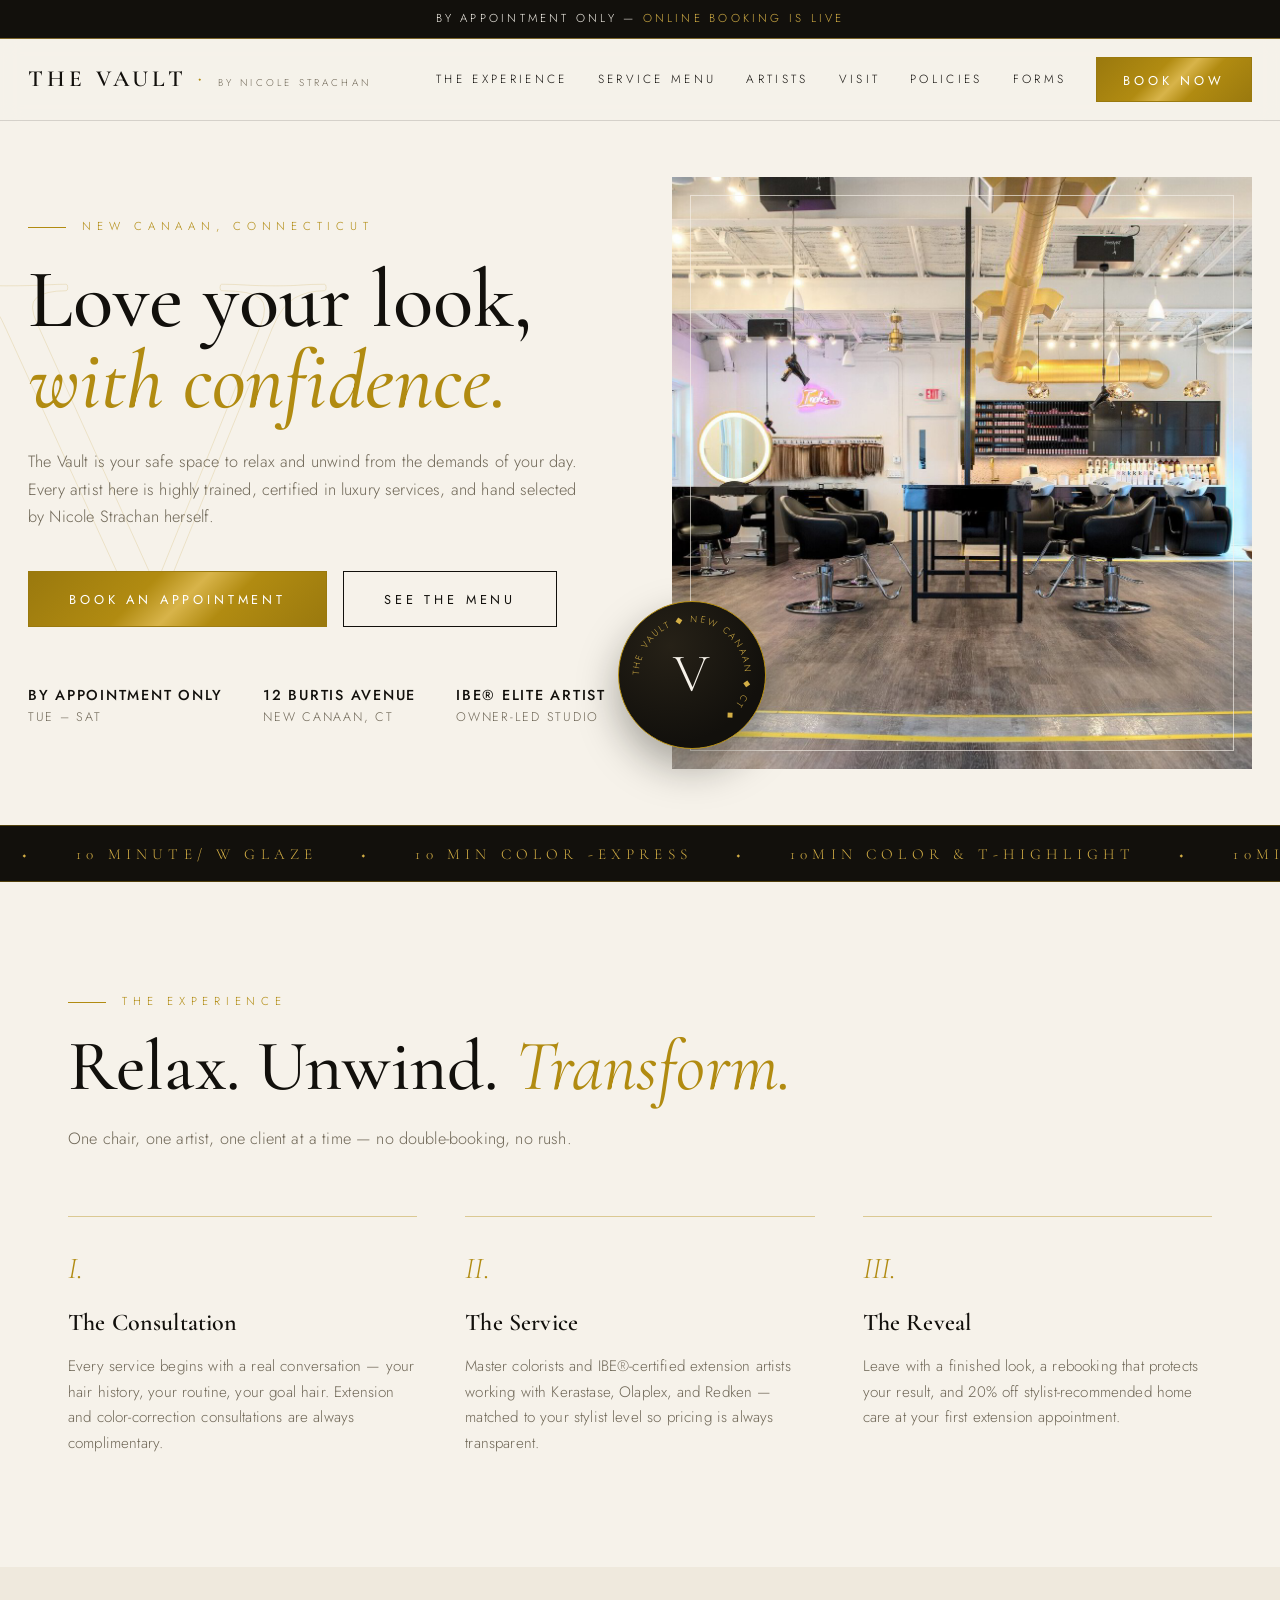
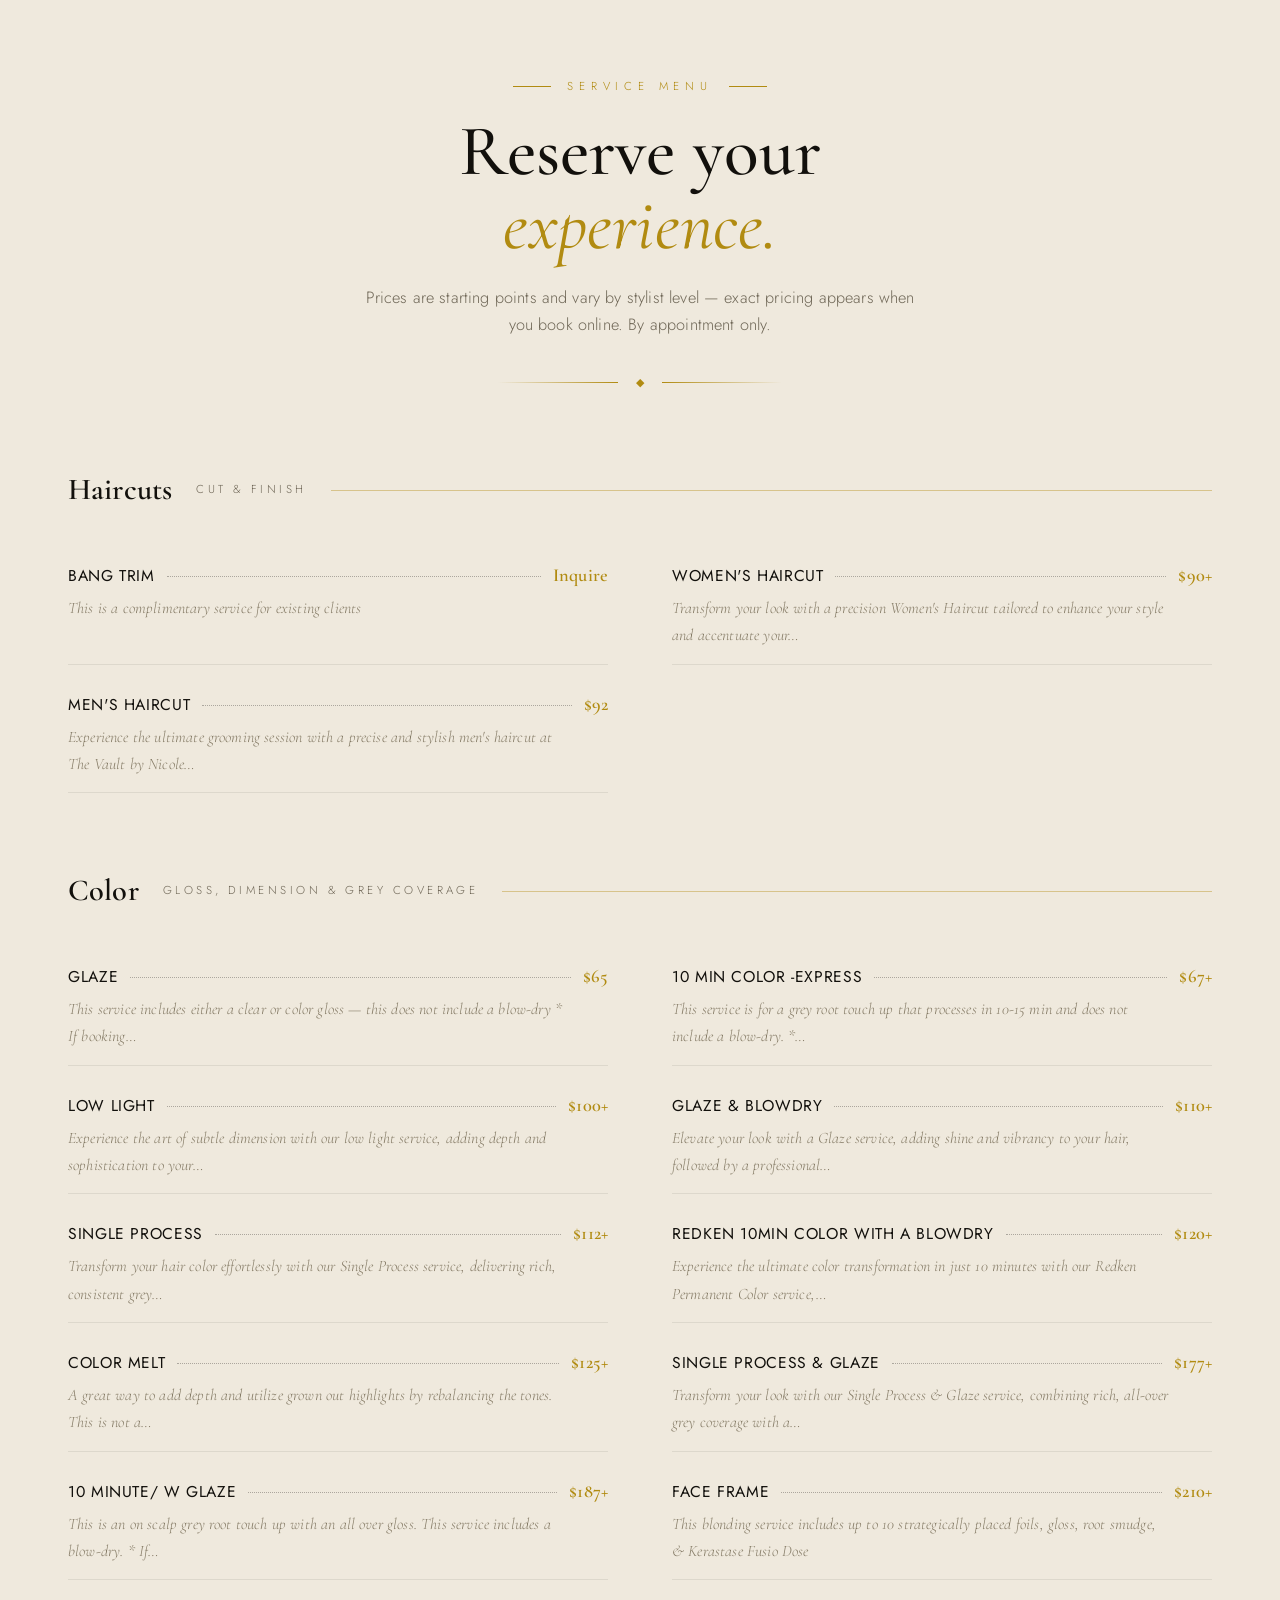
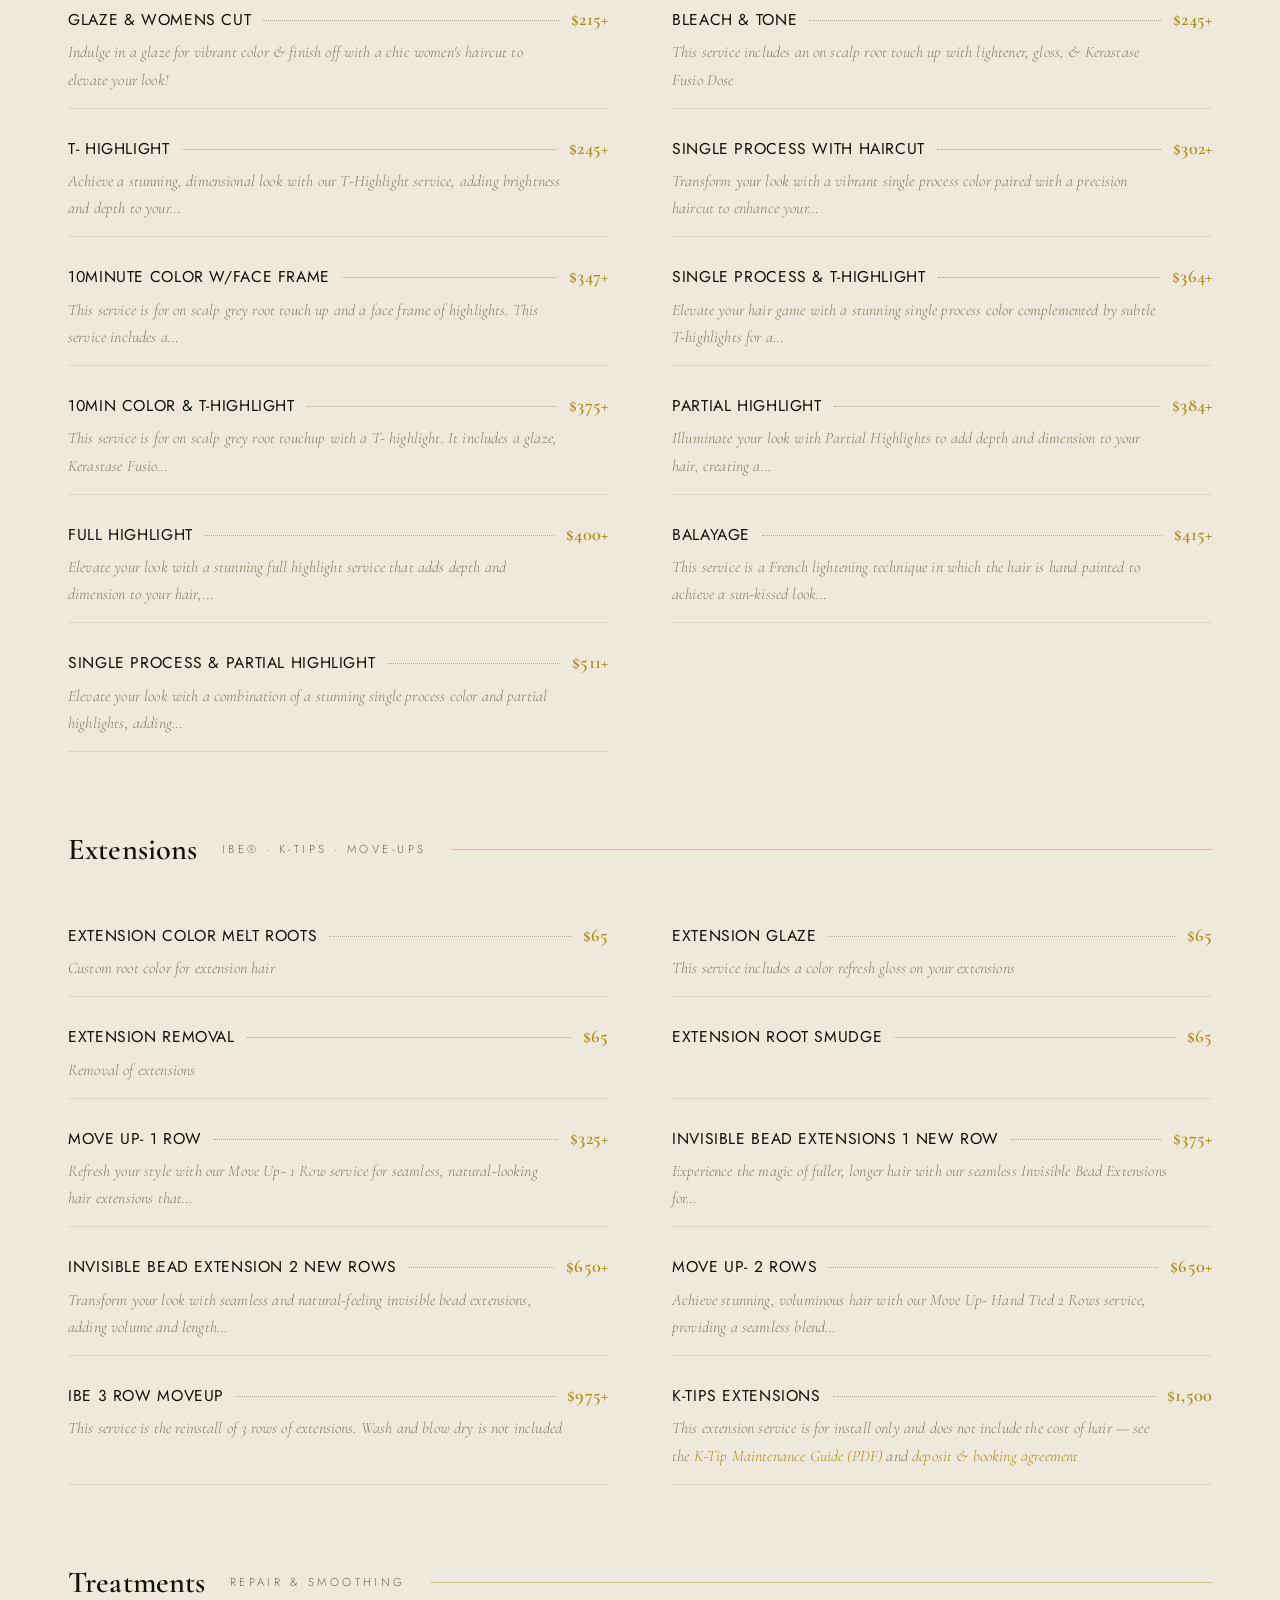
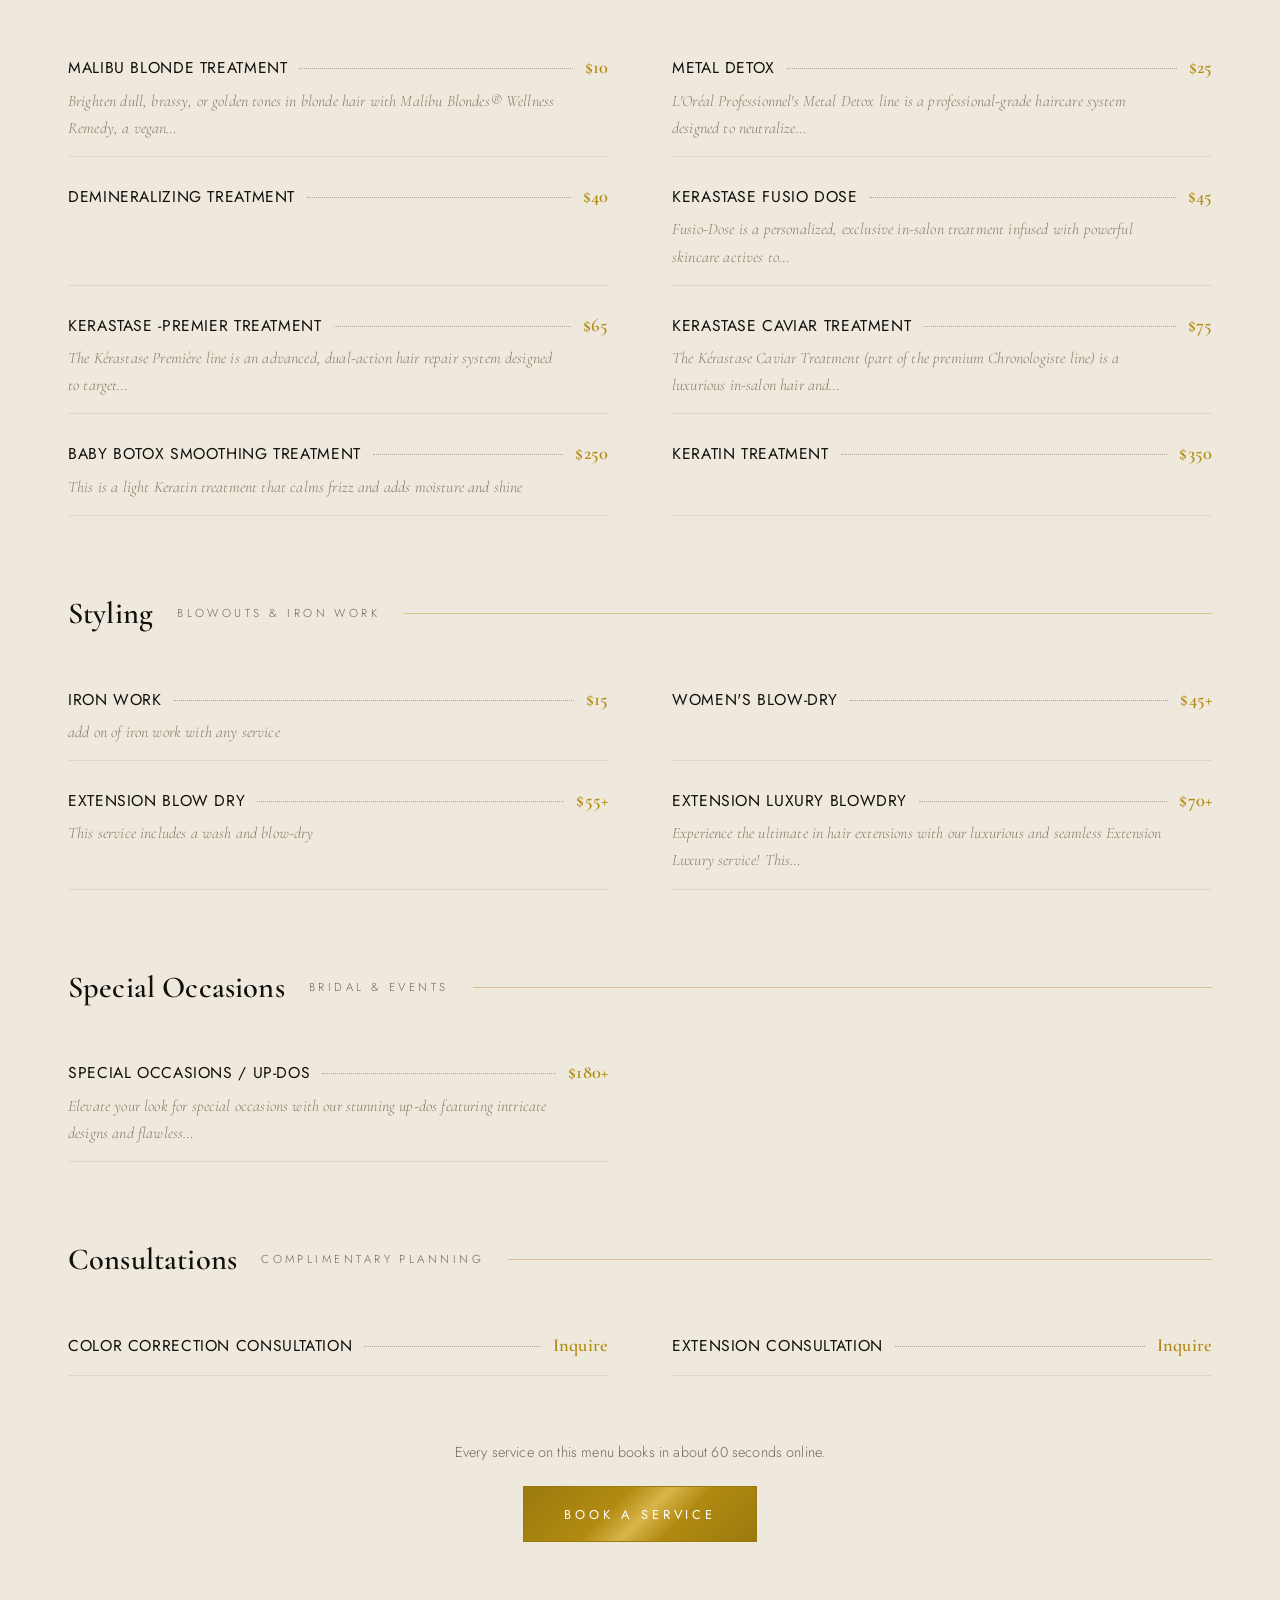
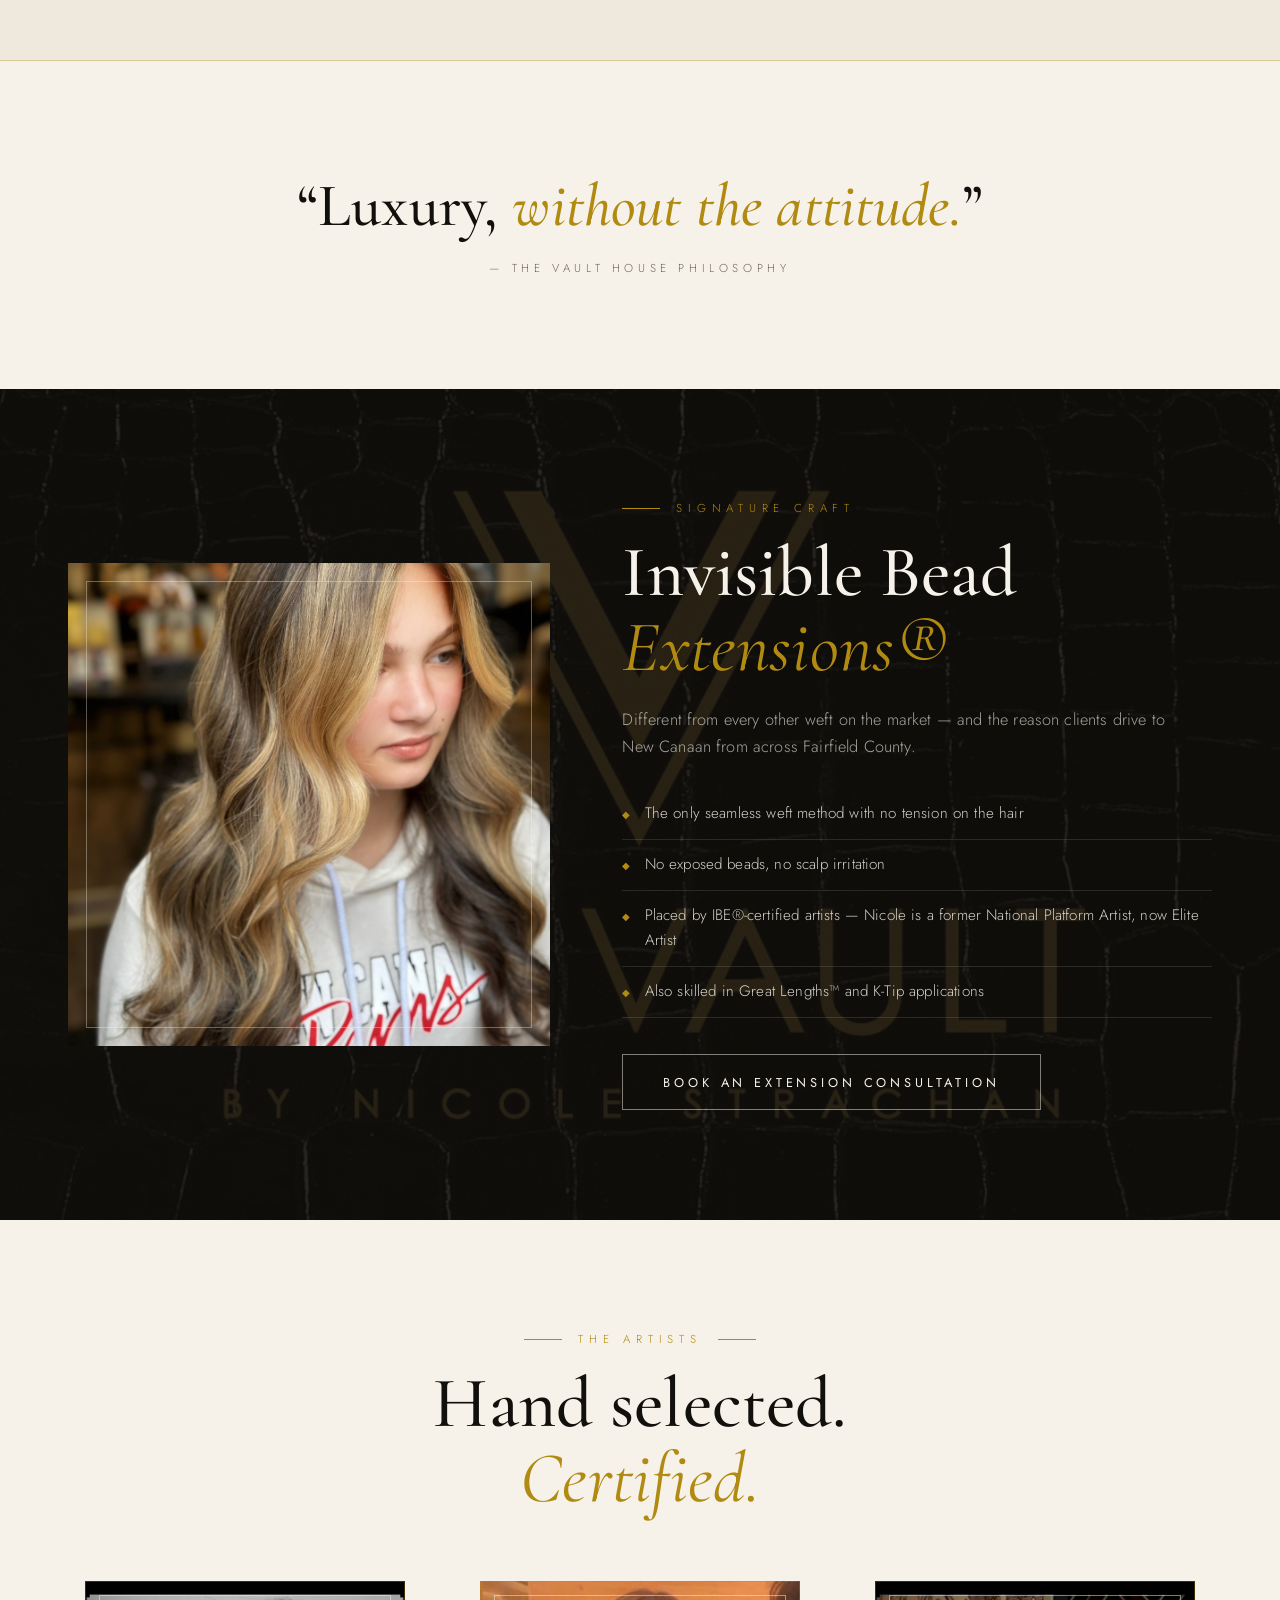
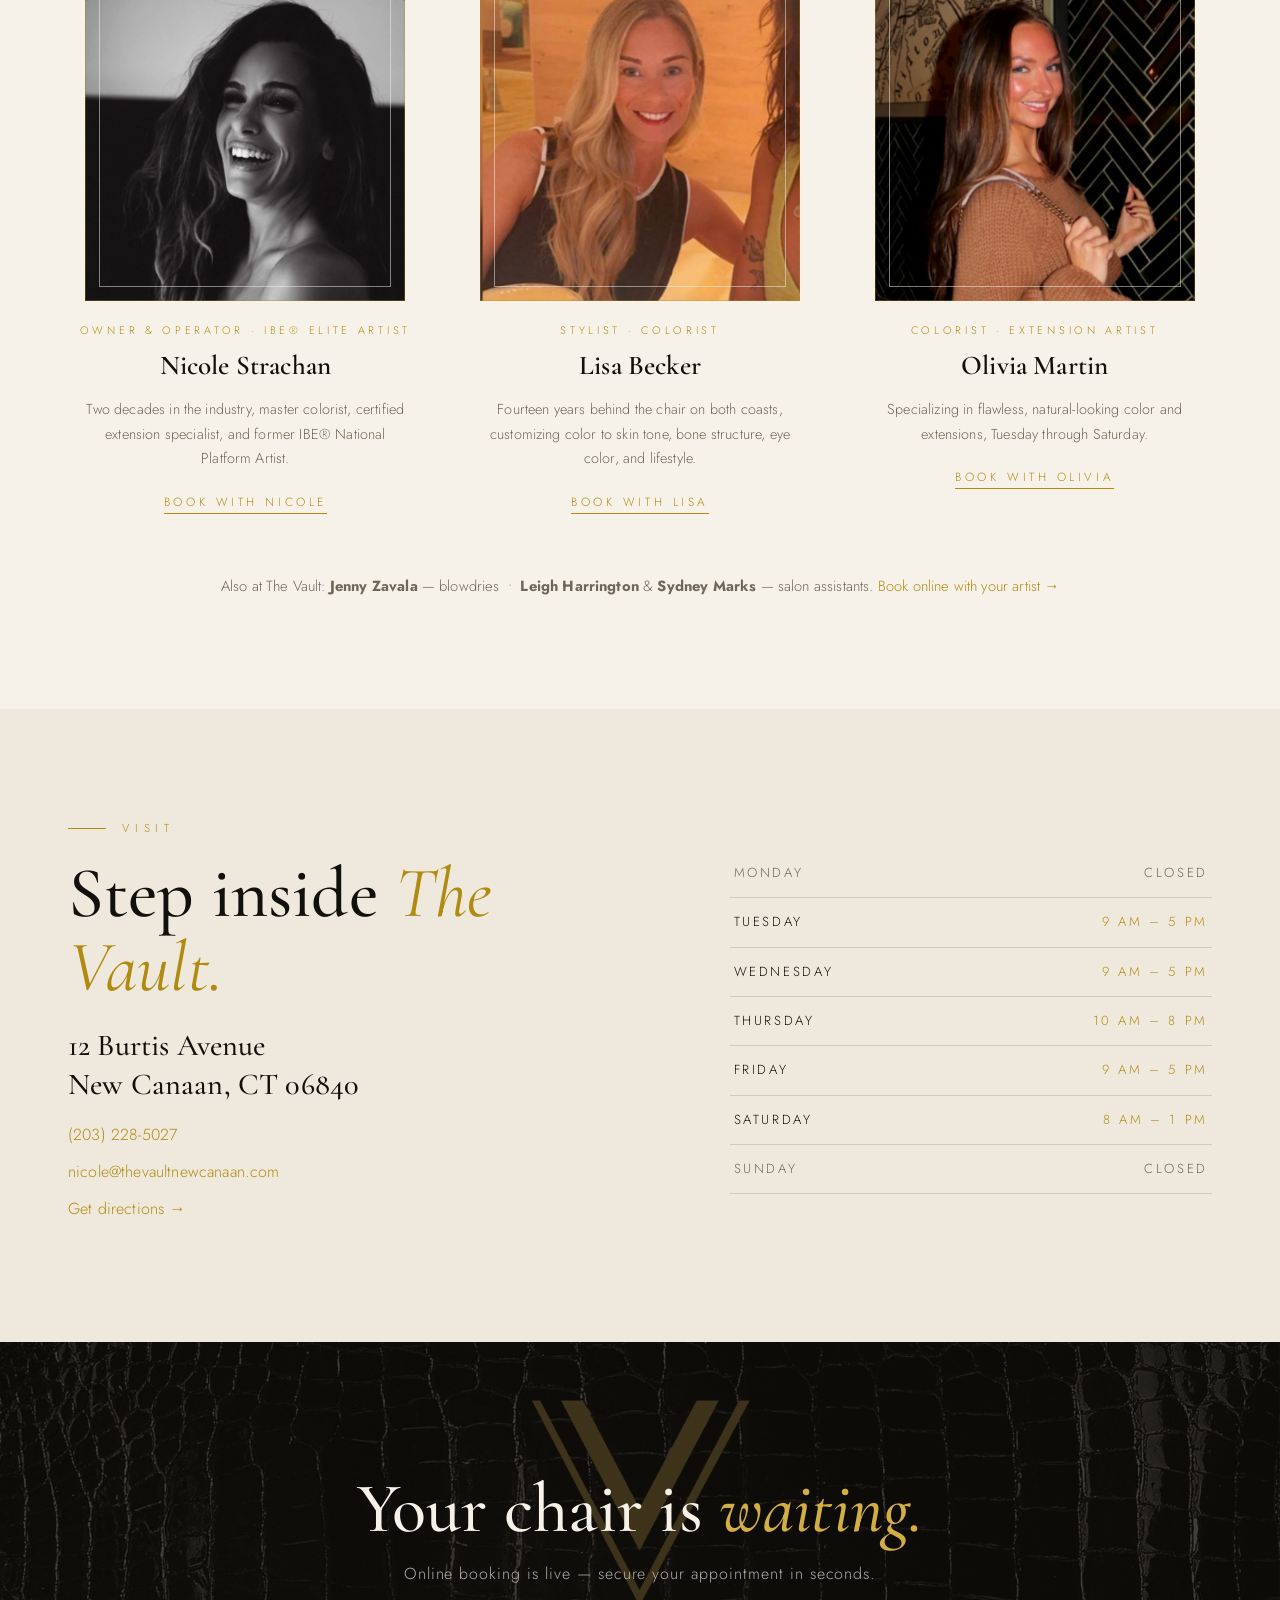
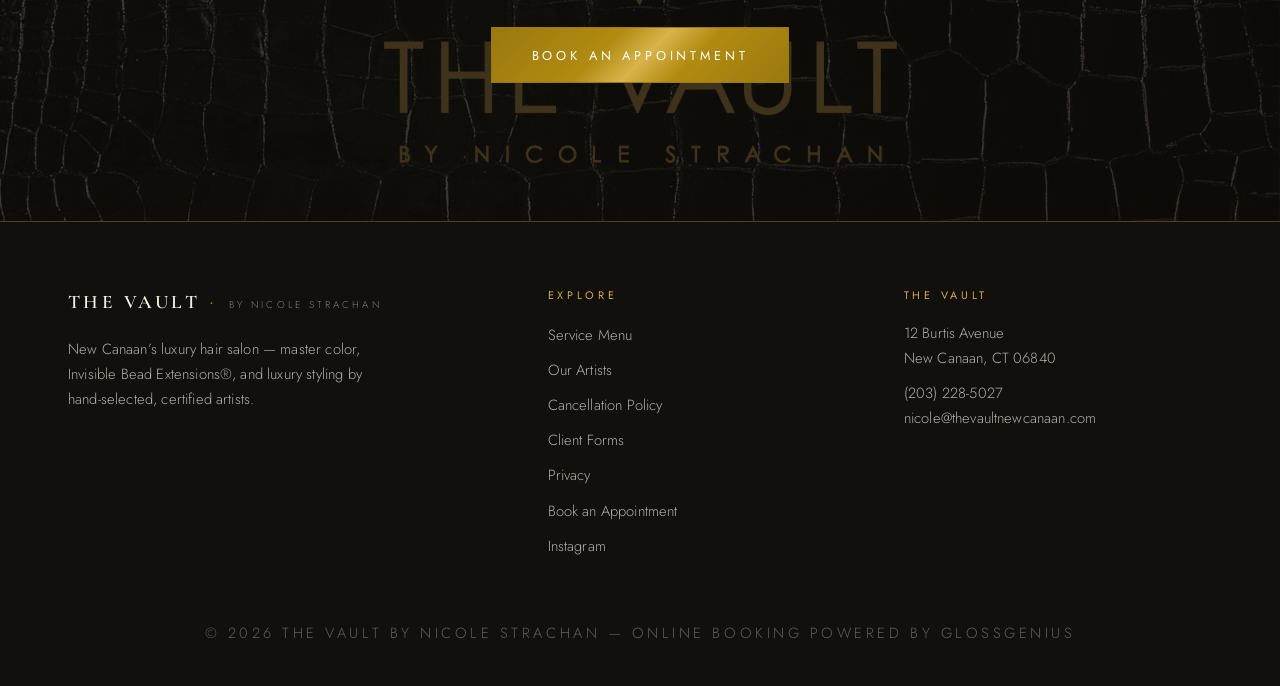
<file: stylists/index.html>
<!DOCTYPE html>
<html lang="en">
<head>
<meta charset="utf-8">
<meta name="viewport" content="width=device-width, initial-scale=1">
<meta http-equiv="refresh" content="0; url=/#team">
<link rel="canonical" href="https://thevaultnewcanaan.com/">
<meta name="robots" content="noindex">
<title>The Vault by Nicole Strachan</title>
</head>
<body style="font-family:sans-serif;background:#f6f2ea;color:#12100c;text-align:center;padding:80px 24px;">
<p>This page has moved. <a href="/#team" style="color:#b18b11;">Continue</a>&hellip;</p>
<script>location.replace("/#team");</script>
</body>
</html>
</file>
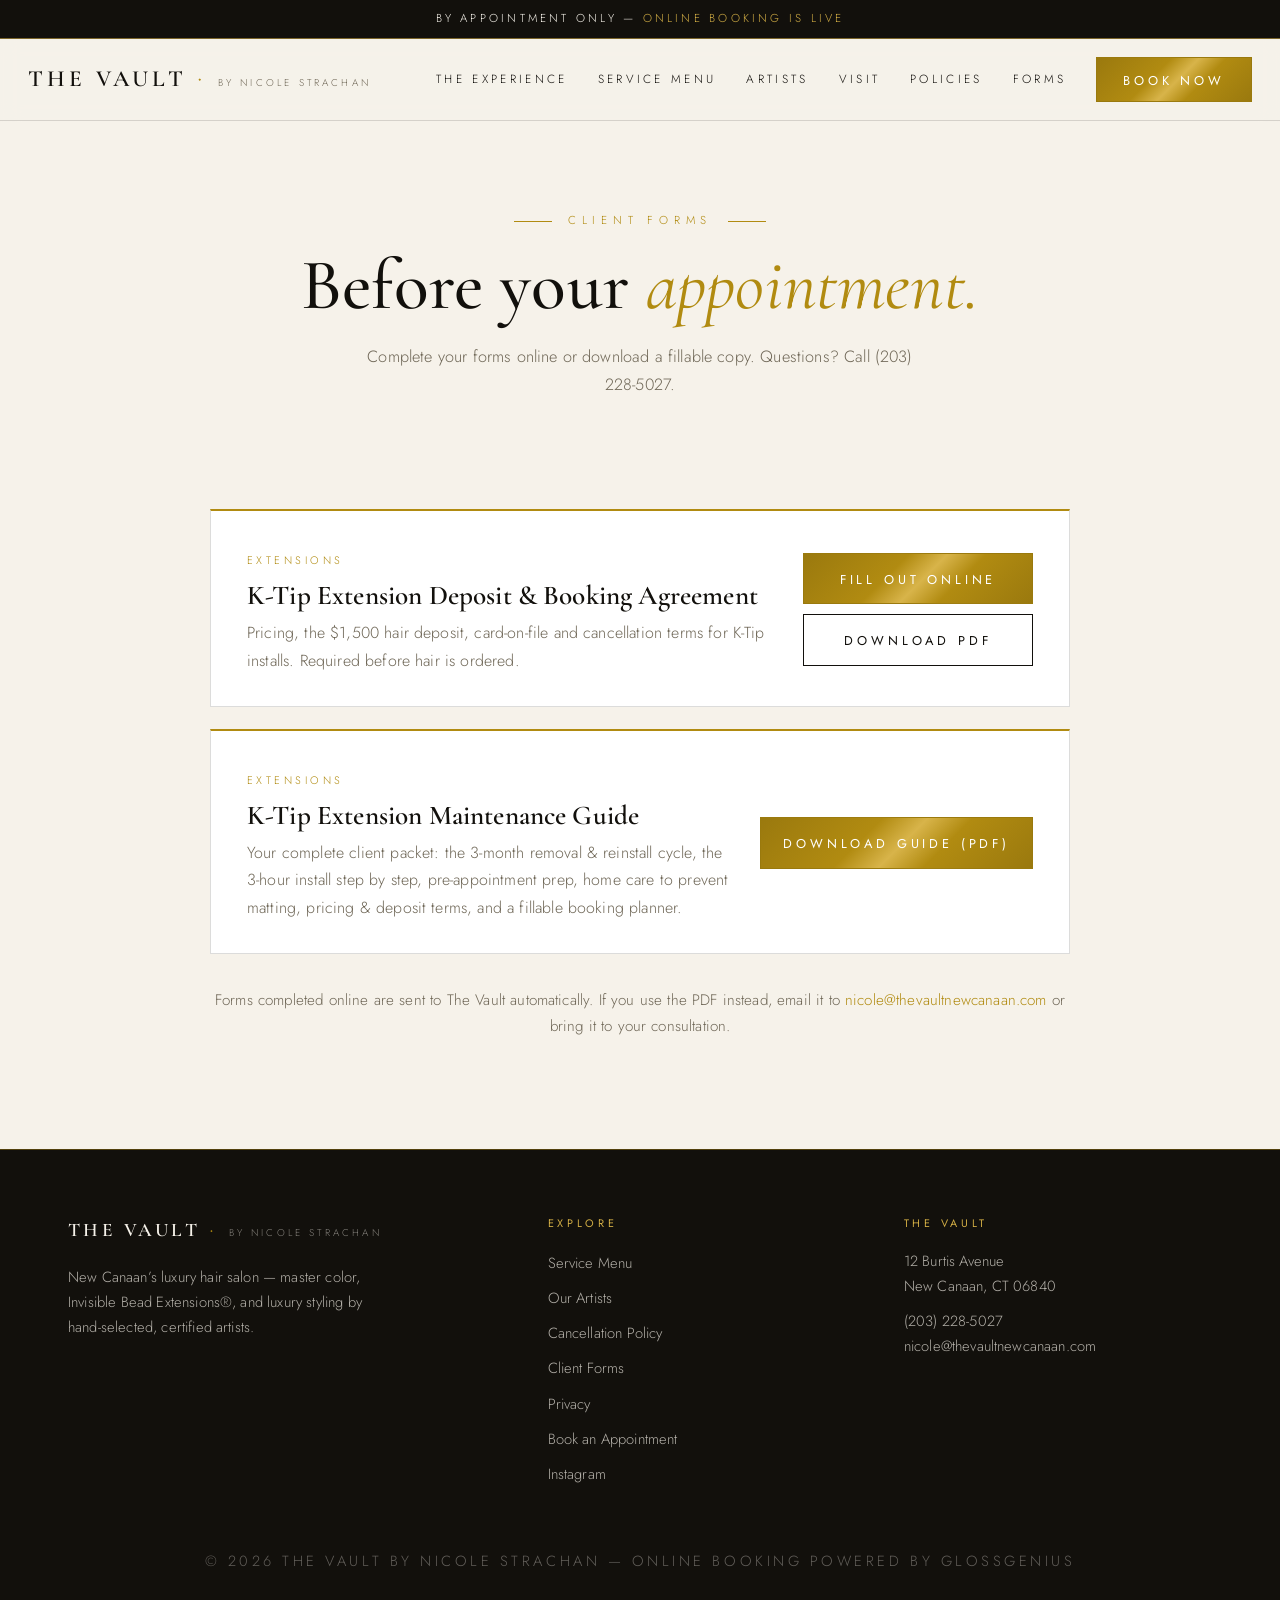
<file: forms.html>
<!DOCTYPE html>
<html lang="en">
<head>
<meta charset="utf-8">
<meta name="viewport" content="width=device-width, initial-scale=1">
<title>Client Forms — The Vault by Nicole Strachan</title>
<meta name="description" content="Client forms for The Vault by Nicole Strachan, New Canaan, CT — fill out online or download.">
<link rel="preconnect" href="https://fonts.googleapis.com">
<link rel="preconnect" href="https://fonts.gstatic.com" crossorigin>
<link href="https://fonts.googleapis.com/css2?family=Cormorant+Garamond:ital,wght@0,400;0,500;0,600;1,400;1,500&family=Jost:wght@300;400;500&display=swap" rel="stylesheet">
<link rel="stylesheet" href="css/style.css">
<link rel="stylesheet" href="css/forms.css">
<link rel="icon" type="image/png" href="assets/logo-square.png">
<script src="js/lux.js" defer></script>
<link rel="canonical" href="https://thevaultnewcanaan.com/forms.html">
<meta name="robots" content="index, follow">
<meta name="theme-color" content="#12100c">
</head>
<body>
<div class="announce">By appointment only &mdash; <a href="https://thevaultnc.glossgenius.com/booking-flow" target="_blank" rel="noopener">online booking is live</a></div>
<header class="site">
  <div class="head-inner">
    <a class="wordmark" href="index.html"><span class="mark">The Vault</span><span class="by">by Nicole Strachan</span></a>
    <input type="checkbox" id="navtoggle">
    <label class="burger" for="navtoggle">&#9776;</label>
    <nav class="main">
      <a class="navlink" href="index.html#experience">The Experience</a>
      <a class="navlink" href="index.html#services">Service Menu</a>
      <a class="navlink" href="index.html#team">Artists</a>
      <a class="navlink" href="index.html#visit">Visit</a>
      <a class="navlink" href="policies.html">Policies</a>
      <a class="navlink" href="forms.html">Forms</a>
      <a class="btn gold" href="https://thevaultnc.glossgenius.com/booking-flow" target="_blank" rel="noopener">Book Now</a>
    </nav>
  </div>
</header>

<div class="page-head">
  <p class="eyebrow centered">Client Forms</p>
  <h1 class="display">Before your <em>appointment.</em></h1>
  <p class="lede" style="margin:0 auto;">Complete your forms online or download a fillable copy. Questions? Call (203) 228-5027.</p>
</div>
<section>
  <div class="wrap">
    <div class="forms-list">
      <article class="form-card">
        <div>
          <span class="tag">Extensions</span>
          <h3>K-Tip Extension Deposit &amp; Booking Agreement</h3>
          <p>Pricing, the $1,500 hair deposit, card-on-file and cancellation terms for K-Tip installs. Required before hair is ordered.</p>
        </div>
        <div class="actions">
          <a class="btn gold" href="ktip-agreement.html">Fill Out Online</a>
          <a class="btn line" href="forms/KTip-Deposit-Agreement.pdf" download>Download PDF</a>
        </div>
      </article>
      <article class="form-card">
        <div>
          <span class="tag">Extensions</span>
          <h3>K-Tip Extension Maintenance Guide</h3>
          <p>Your complete client packet: the 3-month removal &amp; reinstall cycle, the 3-hour install step by step, pre-appointment prep, home care to prevent matting, pricing &amp; deposit terms, and a fillable booking planner.</p>
        </div>
        <div class="actions">
          <a class="btn gold" href="forms/K-Tip-Maintenance-Guide.pdf" download>Download Guide (PDF)</a>
        </div>
      </article>
    </div>
    <p class="forms-note">Forms completed online are sent to The Vault automatically. If you use the PDF instead, email it to <a href="mailto:nicole@thevaultnewcanaan.com">nicole@thevaultnewcanaan.com</a> or bring it to your consultation.</p>
  </div>
</section>
<footer class="site">
  <div class="wrap foot-grid">
    <div class="foot-brand">
      <a class="wordmark" href="index.html"><span class="mark">The Vault</span><span class="by">by Nicole Strachan</span></a>
      <p>New Canaan&rsquo;s luxury hair salon &mdash; master color, Invisible Bead Extensions&reg;, and luxury styling by hand-selected, certified artists.</p>
    </div>
    <div>
      <h4>Explore</h4>
      <ul>
        <li><a href="index.html#services">Service Menu</a></li>
        <li><a href="index.html#team">Our Artists</a></li>
        <li><a href="policies.html">Cancellation Policy</a></li>
        <li><a href="forms.html">Client Forms</a></li>
        <li><a href="policies.html#privacy">Privacy</a></li>
        <li><a href="https://thevaultnc.glossgenius.com/booking-flow" target="_blank" rel="noopener">Book an Appointment</a></li>
        <li><a href="https://www.instagram.com/the_vault_new_canaan" target="_blank" rel="noopener">Instagram</a></li>
      </ul>
    </div>
    <div>
      <h4>The Vault</h4>
      <p>12 Burtis Avenue<br>New Canaan, CT 06840</p>
      <p style="margin-top:10px;"><a href="tel:+12032285027">(203) 228-5027</a><br>
      <a href="mailto:nicole@thevaultnewcanaan.com">nicole@thevaultnewcanaan.com</a></p>
    </div>
  </div>
  <p class="copyright">&copy; 2026 The Vault by Nicole Strachan &mdash; online booking powered by GlossGenius</p>
</footer>
</body>
</html>
</file>
<file: css/style.css>
/* The Vault by Nicole Strachan — original design (v2)
   Brand references: thevaultnewcanaan.com + thevaultnc.glossgenius.com.
   Editorial luxury: ivory paper, ink black, brand gold #b18b11. */

:root {
  --ink: #12100c;
  --ink-2: #1c1913;
  --paper: #f6f2ea;
  --paper-2: #efe9dd;
  --gold: #b18b11;
  --gold-bright: #d3ae45;
  --muted: #6f6757;
  --line: rgba(18, 16, 12, 0.14);
  --line-gold: rgba(177, 139, 17, 0.4);
  --display: "Cormorant Garamond", "Times New Roman", serif;
  --ui: "Jost", "Trebuchet MS", sans-serif;
}

* { margin: 0; padding: 0; box-sizing: border-box; }
html { scroll-behavior: smooth; }

body {
  background: var(--paper);
  color: var(--ink);
  font-family: var(--ui);
  font-weight: 300;
  line-height: 1.7;
  letter-spacing: 0.01em;
}

img { max-width: 100%; display: block; }
a { color: var(--gold); text-decoration: none; transition: all 0.25s ease; }

.wrap { max-width: 1200px; margin: 0 auto; padding: 0 28px; }

::selection { background: var(--gold); color: #fff; }

/* ---------- type helpers ---------- */
.eyebrow {
  font-size: 0.72rem;
  letter-spacing: 0.5em;
  text-transform: uppercase;
  color: var(--gold);
  display: flex;
  align-items: center;
  gap: 16px;
}
.eyebrow::before { content: ""; width: 38px; height: 1px; background: var(--gold); }
.eyebrow.centered { justify-content: center; }
.eyebrow.centered::after { content: ""; width: 38px; height: 1px; background: var(--gold); }

h2.display, h1.display {
  font-family: var(--display);
  font-weight: 500;
  font-size: clamp(2.6rem, 5.6vw, 4.6rem);
  line-height: 1.04;
  margin: 18px 0 20px;
}
.display em { font-style: italic; color: var(--gold); font-weight: 400; }

.lede { color: var(--muted); max-width: 560px; font-size: 1.02rem; }

/* ---------- buttons ---------- */
.btn {
  display: inline-block;
  font-family: var(--ui);
  font-weight: 400;
  font-size: 0.8rem;
  letter-spacing: 0.3em;
  text-transform: uppercase;
  padding: 17px 40px 15px;
  background: var(--ink);
  color: var(--paper);
  border: 1px solid var(--ink);
}
.btn:hover { background: var(--gold); border-color: var(--gold); color: #fff; }
.btn.gold { background: var(--gold); border-color: var(--gold); color: #fff; }
.btn.gold:hover { background: var(--ink); border-color: var(--ink); }
.btn.line { background: transparent; color: var(--ink); }
.btn.line:hover { background: var(--ink); color: var(--paper); }
.btn.line.on-dark { color: var(--paper); border-color: rgba(246, 242, 234, 0.5); }
.btn.line.on-dark:hover { background: var(--paper); color: var(--ink); }

/* ---------- announcement + header ---------- */
.announce {
  background: var(--ink);
  color: var(--paper);
  text-align: center;
  font-size: 0.72rem;
  letter-spacing: 0.28em;
  text-transform: uppercase;
  padding: 9px 16px;
}
.announce a { color: var(--gold-bright); }
.announce a:hover { color: #fff; }

header.site {
  position: sticky;
  top: 0;
  z-index: 100;
  background: rgba(246, 242, 234, 0.9);
  backdrop-filter: blur(10px);
  border-bottom: 1px solid var(--line);
}
.head-inner {
  max-width: 1280px;
  margin: 0 auto;
  padding: 18px 28px;
  display: flex;
  align-items: center;
  justify-content: space-between;
  gap: 20px;
}
.wordmark {
  display: flex;
  align-items: baseline;
  gap: 12px;
  color: var(--ink);
}
.wordmark .mark {
  font-family: var(--display);
  font-weight: 600;
  font-size: 1.45rem;
  letter-spacing: 0.18em;
  text-transform: uppercase;
}
.wordmark .by {
  font-size: 0.62rem;
  letter-spacing: 0.32em;
  text-transform: uppercase;
  color: var(--muted);
}
nav.main { display: flex; align-items: center; gap: 30px; }
nav.main a.navlink {
  font-size: 0.74rem;
  letter-spacing: 0.28em;
  text-transform: uppercase;
  color: var(--ink);
  padding: 4px 0;
  border-bottom: 1px solid transparent;
}
nav.main a.navlink:hover { color: var(--gold); border-bottom-color: var(--gold); }
nav.main .btn { padding: 12px 26px 10px; }
#navtoggle { display: none; }
label.burger { display: none; font-size: 1.5rem; color: var(--ink); cursor: pointer; }
@media (max-width: 940px) {
  label.burger { display: block; }
  nav.main {
    display: none;
    position: absolute;
    top: 100%; left: 0; right: 0;
    background: var(--paper);
    border-bottom: 1px solid var(--line);
    flex-direction: column;
    padding: 28px;
  }
  #navtoggle:checked ~ nav.main { display: flex; }
}

/* ---------- hero ---------- */
.hero { overflow: hidden; }
.hero-grid {
  max-width: 1280px;
  margin: 0 auto;
  display: grid;
  grid-template-columns: 1.05fr 0.95fr;
  min-height: 78vh;
}
.hero-copy {
  padding: 96px 56px 96px 28px;
  display: flex;
  flex-direction: column;
  justify-content: center;
}
.hero-copy h1 {
  font-family: var(--display);
  font-weight: 500;
  font-size: clamp(3.2rem, 6.5vw, 6rem);
  line-height: 0.98;
  margin: 22px 0 26px;
}
.hero-copy .lede { margin-bottom: 40px; }
.hero-actions { display: flex; gap: 16px; flex-wrap: wrap; }
.hero-note {
  margin-top: 56px;
  display: flex;
  gap: 40px;
  font-size: 0.78rem;
  letter-spacing: 0.14em;
  text-transform: uppercase;
  color: var(--muted);
}
.hero-note strong { display: block; color: var(--ink); font-weight: 500; font-size: 0.9rem; }

.hero-visual { position: relative; padding: 56px 28px 56px 0; }
.hero-visual .photo {
  position: relative;
  height: 100%;
  min-height: 480px;
  background: url("../assets/salon-1.jpg") center/cover no-repeat;
}
.hero-visual .photo::after {
  content: "";
  position: absolute;
  inset: 18px;
  border: 1px solid rgba(246, 242, 234, 0.65);
}
.hero-visual .badge {
  position: absolute;
  left: -54px;
  bottom: 76px;
  width: 148px;
  height: 148px;
  border-radius: 50%;
  background: var(--ink);
  color: var(--paper);
  display: flex;
  align-items: center;
  justify-content: center;
  text-align: center;
  font-size: 0.62rem;
  letter-spacing: 0.3em;
  text-transform: uppercase;
  line-height: 2;
  border: 1px solid var(--gold);
  box-shadow: 0 18px 40px rgba(18, 16, 12, 0.35);
}
.hero-visual .badge span em {
  display: block;
  font-family: var(--display);
  font-style: italic;
  font-size: 1.15rem;
  letter-spacing: 0.06em;
  text-transform: none;
  color: var(--gold-bright);
}
@media (max-width: 940px) {
  .hero-grid { grid-template-columns: 1fr; min-height: 0; }
  .hero-copy { padding: 64px 28px 40px; }
  .hero-visual { padding: 0 28px 56px; }
  .hero-visual .photo { min-height: 340px; }
  .hero-visual .badge { left: 12px; bottom: -30px; width: 120px; height: 120px; }
}

/* ---------- ticker ---------- */
.ticker {
  background: var(--ink);
  border-top: 1px solid var(--line-gold);
  border-bottom: 1px solid var(--line-gold);
  overflow: hidden;
  padding: 14px 0;
}
.ticker .track {
  display: inline-block;
  white-space: nowrap;
  animation: tick 90s linear infinite;
  color: var(--gold-bright);
  font-family: var(--display);
  font-size: 0.95rem;
  letter-spacing: 0.34em;
  text-transform: uppercase;
}
.ticker .track span { padding: 0 22px; }
@keyframes tick { from { transform: translateX(0); } to { transform: translateX(-50%); } }

/* ---------- sections ---------- */
section { padding: 110px 0; }
section.dark { background: var(--ink); color: var(--paper); }
section.dark .lede { color: rgba(246, 242, 234, 0.65); }
section.tint { background: var(--paper-2); }

/* ---------- experience steps ---------- */
.steps {
  display: grid;
  grid-template-columns: repeat(3, 1fr);
  gap: 48px;
  margin-top: 64px;
}
@media (max-width: 860px) { .steps { grid-template-columns: 1fr; } }
.step { border-top: 1px solid var(--line); padding-top: 26px; }
.step .num {
  font-family: var(--display);
  font-style: italic;
  color: var(--gold);
  font-size: 1.6rem;
}
.step h3 {
  font-family: var(--display);
  font-weight: 600;
  font-size: 1.5rem;
  margin: 8px 0 10px;
}
.step p { color: var(--muted); font-size: 0.95rem; }

/* ---------- services menu ---------- */
.menu-head { text-align: center; max-width: 640px; margin: 0 auto; }
.menu-head .lede { margin: 0 auto; }

.menu-cat { margin-top: 72px; }
.menu-cat h3 {
  font-family: var(--display);
  font-weight: 600;
  font-size: 1.9rem;
  display: flex;
  align-items: center;
  gap: 24px;
}
.menu-cat h3::after { content: ""; flex: 1; height: 1px; background: var(--line-gold); }
.menu-cat h3 .cat-note {
  font-family: var(--ui);
  font-weight: 300;
  font-size: 0.72rem;
  letter-spacing: 0.3em;
  text-transform: uppercase;
  color: var(--muted);
}
.menu-grid {
  margin-top: 30px;
  display: grid;
  grid-template-columns: 1fr 1fr;
  gap: 10px 64px;
}
@media (max-width: 860px) { .menu-grid { grid-template-columns: 1fr; } }
.mi { padding: 14px 0; border-bottom: 1px solid rgba(18, 16, 12, 0.08); }
.mi .row {
  display: flex;
  align-items: baseline;
  gap: 12px;
}
.mi .name {
  font-weight: 400;
  font-size: 0.98rem;
  letter-spacing: 0.04em;
  text-transform: uppercase;
}
.mi .dots { flex: 1; border-bottom: 1px dotted rgba(18, 16, 12, 0.3); transform: translateY(-4px); }
.mi .price { font-family: var(--display); font-size: 1.15rem; font-weight: 600; color: var(--gold); white-space: nowrap; }
.mi .desc { font-size: 0.85rem; color: var(--muted); margin-top: 4px; max-width: 92%; }
.menu-cta { text-align: center; margin-top: 64px; }
.menu-cta p { color: var(--muted); font-size: 0.9rem; margin-bottom: 22px; }

/* ---------- extensions spotlight (dark) ---------- */
.spot {
  display: grid;
  grid-template-columns: 0.9fr 1.1fr;
  gap: 72px;
  align-items: center;
}
@media (max-width: 940px) { .spot { grid-template-columns: 1fr; gap: 40px; } }
.spot .photo {
  position: relative;
  min-height: 440px;
  background: url("../assets/svc-30.png") center/cover no-repeat;
}
.spot .photo::after { content: ""; position: absolute; inset: 18px; border: 1px solid rgba(246, 242, 234, 0.35); }
.spot ul {
  list-style: none;
  margin: 28px 0 36px;
}
.spot li {
  padding: 12px 0;
  border-bottom: 1px solid rgba(246, 242, 234, 0.12);
  display: flex;
  gap: 14px;
  align-items: baseline;
  font-size: 0.95rem;
  color: rgba(246, 242, 234, 0.85);
}
.spot li::before { content: "◆"; color: var(--gold); font-size: 0.6rem; }

/* ---------- team ---------- */
.team-intro { text-align: center; max-width: 620px; margin: 0 auto 64px; }
.team-intro .lede { margin: 0 auto; }
.team-row {
  display: grid;
  grid-template-columns: repeat(3, 1fr);
  gap: 40px;
}
@media (max-width: 940px) { .team-row { grid-template-columns: 1fr; max-width: 420px; margin: 0 auto; } }
.tcard { text-align: center; }
.tcard .photo {
  position: relative;
  aspect-ratio: 1;
  max-width: 320px;
  margin: 0 auto;
  overflow: hidden;
  background: var(--paper-2);
}
.tcard .photo img { width: 100%; height: 100%; object-fit: cover; transition: transform 0.5s ease; }
.tcard:hover .photo img { transform: scale(1.04); }
.tcard .photo::after { content: ""; position: absolute; inset: 14px; border: 1px solid rgba(246, 242, 234, 0.5); pointer-events: none; }
.tcard .role {
  margin-top: 20px;
  font-size: 0.68rem;
  letter-spacing: 0.34em;
  text-transform: uppercase;
  color: var(--gold);
}
.tcard h3 { font-family: var(--display); font-weight: 600; font-size: 1.7rem; margin: 4px 0 8px; }
.tcard p.bio { font-size: 0.9rem; color: var(--muted); max-width: 330px; margin: 0 auto 16px; }
.tcard .book {
  font-size: 0.74rem;
  letter-spacing: 0.3em;
  text-transform: uppercase;
  border-bottom: 1px solid var(--gold);
  padding-bottom: 3px;
}
.team-more { text-align: center; margin-top: 60px; color: var(--muted); font-size: 0.92rem; }

/* ---------- visit ---------- */
.visit-grid {
  display: grid;
  grid-template-columns: 1.1fr 0.9fr;
  gap: 72px;
  align-items: start;
}
@media (max-width: 940px) { .visit-grid { grid-template-columns: 1fr; gap: 44px; } }
table.hours { width: 100%; border-collapse: collapse; margin-top: 30px; }
table.hours td {
  padding: 13px 4px;
  border-bottom: 1px solid var(--line);
  font-size: 0.82rem;
  letter-spacing: 0.2em;
  text-transform: uppercase;
}
table.hours td:last-child { text-align: right; color: var(--gold); }
table.hours tr.closed td { color: var(--muted); }
.addr {
  font-family: var(--display);
  font-size: 1.9rem;
  font-weight: 500;
  line-height: 1.3;
  margin: 20px 0 16px;
}
.visit-lines p { margin-bottom: 10px; color: var(--muted); }
.visit-lines a:hover { color: var(--ink); }

/* ---------- closing CTA ---------- */
.close-cta {
  position: relative;
  background: var(--ink);
  text-align: center;
  padding: 130px 28px;
  overflow: hidden;
}
.close-cta::before {
  content: "";
  position: absolute;
  inset: 0;
  background: url("../assets/cover-croc.jpg") center/cover no-repeat;
  opacity: 0.28;
}
.close-cta > * { position: relative; }
.close-cta h2 {
  font-family: var(--display);
  font-weight: 500;
  color: var(--paper);
  font-size: clamp(2.6rem, 5.6vw, 4.4rem);
  line-height: 1.05;
  margin-bottom: 14px;
}
.close-cta h2 em { font-style: italic; color: var(--gold-bright); }
.close-cta p {
  color: rgba(246, 242, 234, 0.7);
  margin-bottom: 40px;
  letter-spacing: 0.06em;
}

/* ---------- footer ---------- */
footer.site { background: var(--ink); color: rgba(246, 242, 234, 0.7); padding: 64px 0 40px; border-top: 1px solid var(--line-gold); }
.foot-grid {
  display: grid;
  grid-template-columns: 1.4fr 1fr 1fr;
  gap: 48px;
}
@media (max-width: 860px) { .foot-grid { grid-template-columns: 1fr; } }
footer.site .wordmark .mark { color: var(--paper); font-size: 1.2rem; }
footer.site .wordmark .by { color: rgba(246, 242, 234, 0.5); }
footer.site h4 {
  font-size: 0.68rem;
  letter-spacing: 0.34em;
  text-transform: uppercase;
  color: var(--gold-bright);
  font-weight: 400;
  margin-bottom: 16px;
}
footer.site ul { list-style: none; }
footer.site li { margin-bottom: 8px; }
footer.site a { color: rgba(246, 242, 234, 0.7); font-size: 0.92rem; }
footer.site a:hover { color: var(--gold-bright); }
footer.site p { font-size: 0.92rem; }
.foot-brand p { margin-top: 18px; max-width: 320px; font-size: 0.88rem; }
.copyright {
  text-align: center;
  margin-top: 54px;
  font-size: 0.68rem;
  letter-spacing: 0.24em;
  text-transform: uppercase;
  color: rgba(246, 242, 234, 0.35);
}

/* ---------- policy page ---------- */
.page-head { text-align: center; padding: 90px 28px 0; }
.policy { max-width: 780px; margin: 0 auto; }
.policy h2 {
  font-family: var(--display);
  font-weight: 600;
  font-size: 1.7rem;
  margin: 46px 0 12px;
}
.policy h2::after { content: ""; display: block; width: 44px; height: 2px; background: var(--gold); margin-top: 12px; }
.policy p, .policy li { color: var(--muted); margin-bottom: 14px; }
.policy ul { padding-left: 20px; }
.policy strong { color: var(--ink); font-weight: 500; }

/* ==================== LUXURY LAYER ==================== */

/* metallic gold buttons with shine sweep */
.btn.gold {
  background: linear-gradient(135deg, #9a790e 0%, #b18b11 38%, #d8b44a 52%, #b18b11 66%, #9a790e 100%);
  border-color: rgba(154, 121, 14, 0.9);
  position: relative;
  overflow: hidden;
}
.btn.gold::after {
  content: "";
  position: absolute;
  top: 0; bottom: 0;
  left: -80%;
  width: 50%;
  background: linear-gradient(105deg, transparent, rgba(255, 255, 255, 0.45), transparent);
  transform: skewX(-20deg);
  transition: left 0.6s ease;
}
.btn.gold:hover { background: linear-gradient(135deg, #8a6c0c, #c9a437 55%, #8a6c0c); }
.btn.gold:hover::after { left: 130%; }

/* gold hairline under announce bar */
.announce { border-bottom: 1px solid rgba(211, 174, 69, 0.55); }

/* wordmark diamond */
.wordmark .mark::after {
  content: "\25C6";
  color: var(--gold);
  font-size: 0.5em;
  vertical-align: 0.35em;
  margin-left: 10px;
}

/* hero watermark V */
.hero-copy { position: relative; }
.watermark {
  position: absolute;
  top: 50%;
  left: -40px;
  transform: translateY(-54%);
  font-family: var(--display);
  font-size: 34rem;
  line-height: 1;
  color: transparent;
  -webkit-text-stroke: 1px rgba(177, 139, 17, 0.16);
  pointer-events: none;
  user-select: none;
  z-index: 0;
}
.hero-copy > *:not(.watermark) { position: relative; z-index: 1; }
@media (max-width: 940px) { .watermark { font-size: 20rem; left: -10px; } }

/* rotating badge */
.hero-visual .badge.spin {
  background: radial-gradient(circle at 35% 30%, #262117, #12100c 70%);
  overflow: visible;
}
.badge.spin svg {
  position: absolute;
  inset: 0;
  width: 100%;
  height: 100%;
  animation: badgespin 26s linear infinite;
}
.badge.spin svg text {
  fill: var(--gold-bright);
  font-family: var(--ui);
  font-size: 10px;
  letter-spacing: 0.24em;
}
.badge.spin .badge-v {
  font-family: var(--display);
  font-size: 3.4rem;
  color: var(--paper);
  line-height: 1;
}
@keyframes badgespin { to { transform: rotate(360deg); } }

/* ornament divider */
.ornament {
  display: flex;
  align-items: center;
  justify-content: center;
  gap: 18px;
  color: var(--gold);
  font-size: 0.7rem;
  margin-top: 34px;
}
.ornament::before, .ornament::after {
  content: "";
  width: 120px;
  height: 1px;
  background: linear-gradient(90deg, transparent, var(--gold));
}
.ornament::after { background: linear-gradient(90deg, var(--gold), transparent); }

/* menu refinements */
.menu-cat h3 .cat-note { font-style: normal; }
.mi .desc { font-family: var(--display); font-style: italic; font-size: 1rem; color: #857b66; }
.mi:hover .name { color: var(--gold); transition: color 0.25s ease; }

/* steps: hairline gold top + roman numerals */
.step { border-top: 1px solid var(--line-gold); }
.step .num { font-size: 1.9rem; }

/* pull-quote band */
.quote-band {
  background: var(--paper);
  text-align: center;
  padding: 110px 28px;
  border-top: 1px solid var(--line-gold);
}
.quote-band .quote {
  font-family: var(--display);
  font-weight: 500;
  font-size: clamp(2.2rem, 5vw, 3.8rem);
  line-height: 1.15;
  max-width: 900px;
  margin: 0 auto 18px;
}
.quote-band .quote em { font-style: italic; color: var(--gold); }
.quote-band .quote-attr {
  font-size: 0.72rem;
  letter-spacing: 0.4em;
  text-transform: uppercase;
  color: var(--muted);
}

/* dark section: croc texture depth */
section.dark {
  position: relative;
  overflow: hidden;
}
section.dark::before {
  content: "";
  position: absolute;
  inset: 0;
  background: url("../assets/cover-croc.jpg") center/cover no-repeat;
  opacity: 0.14;
}
section.dark > .wrap { position: relative; }

/* team photo gold hairline */
.tcard .photo::before {
  content: "";
  position: absolute;
  inset: 0;
  box-shadow: inset 0 0 0 1px rgba(177, 139, 17, 0.35);
  z-index: 1;
  pointer-events: none;
}

/* scroll reveal */
@media (prefers-reduced-motion: no-preference) {
  .reveal {
    opacity: 0;
    transform: translateY(26px);
    transition: opacity 0.8s ease, transform 0.8s ease;
  }
  .reveal.in { opacity: 1; transform: none; }
  .reveal:nth-child(2) { transition-delay: 0.08s; }
  .reveal:nth-child(3) { transition-delay: 0.16s; }
  .reveal:nth-child(4) { transition-delay: 0.24s; }
}

/* ==================== FULL PHOTOS + MOBILE POLISH ==================== */

/* IBE spotlight: square box = square photo, nothing cropped */
.spot .photo {
  aspect-ratio: 1;
  min-height: 0;
  height: auto;
  align-self: center;
  width: 100%;
}

/* team photos are 1:1 sources in 1:1 frames (uncropped); just cap size */
.tcard .photo { width: min(320px, 100%); }

@media (max-width: 940px) {
  /* hero photo: show (nearly) the whole interior shot on mobile */
  .hero-visual .photo { min-height: 0; aspect-ratio: 16/10; }
  .watermark { display: none; }
}

@media (max-width: 700px) {
  section { padding: 68px 0; }
  .quote-band { padding: 72px 24px; }
  .close-cta { padding: 88px 24px; }

  .hero-copy { padding: 48px 24px 28px; }
  .hero-copy h1 { font-size: clamp(2.9rem, 13vw, 4rem); }
  .hero-actions { flex-direction: column; align-items: stretch; }
  .hero-actions .btn { text-align: center; }
  .hero-note { flex-wrap: wrap; gap: 16px 28px; margin-top: 40px; }
  .hero-visual { padding: 0 24px 64px; }
  .hero-visual .badge { width: 108px; height: 108px; bottom: -26px; }
  .badge.spin .badge-v { font-size: 2.6rem; }

  .ticker .track { font-size: 0.78rem; letter-spacing: 0.26em; }

  h2.display, h1.display { font-size: clamp(2.2rem, 9vw, 3rem); }
  .menu-cat h3 { font-size: 1.55rem; flex-wrap: wrap; }
  .menu-cat h3 .cat-note { width: 100%; order: 3; }
  .menu-cat h3::after { display: none; }
  .mi .desc { max-width: 100%; }

  .steps { gap: 34px; margin-top: 44px; }
  .visit-grid { gap: 36px; }
  .addr { font-size: 1.55rem; }
  table.hours td { letter-spacing: 0.12em; font-size: 0.78rem; }

  .team-row { gap: 44px; }
  .team-more { font-size: 0.88rem; line-height: 2; }

  .foot-grid { text-align: left; gap: 34px; }
  .head-inner { padding: 14px 20px; }
  .announce { font-size: 0.62rem; letter-spacing: 0.2em; }
}

/* larger tap targets on touch */
@media (pointer: coarse) {
  nav.main a.navlink { padding: 10px 0; }
  .mi { padding: 16px 0; }
}

/* mobile wordmark: one clean line */
@media (max-width: 700px) {
  .wordmark { gap: 0; }
  .wordmark .mark { font-size: 1.15rem; letter-spacing: 0.14em; white-space: nowrap; }
  .wordmark .by { display: none; }
}
</file>
<file: css/forms.css>
/* Client forms pages — extends css/style.css (The Vault brand tokens) */

.forms-list { max-width: 860px; margin: 0 auto; display: grid; gap: 22px; }
.form-card {
  background: #fff;
  border: 1px solid var(--line);
  border-top: 2px solid var(--gold);
  padding: 34px 36px 32px;
  display: grid;
  grid-template-columns: 1fr auto;
  gap: 24px;
  align-items: center;
}
.form-card h3 { font-family: var(--display); font-weight: 600; font-size: 1.7rem; line-height: 1.15; margin: 8px 0 8px; }
.form-card p { color: var(--muted); margin: 0; }
.form-card .tag { font-size: 0.68rem; letter-spacing: 0.32em; text-transform: uppercase; color: var(--gold); }
.form-card .actions { display: flex; flex-direction: column; gap: 10px; min-width: 230px; }
.form-card .actions .btn { text-align: center; padding: 15px 22px 13px; }
@media (max-width: 760px) {
  .form-card { grid-template-columns: 1fr; padding: 28px 22px; }
  .form-card .actions { min-width: 0; }
}
.forms-note { max-width: 860px; margin: 34px auto 0; color: var(--muted); font-size: 0.95rem; text-align: center; }

/* agreement page */
.agreement { max-width: 860px; margin: 0 auto; }
.agreement .policy { max-width: none; }
.agreement h2 { scroll-margin-top: 100px; }
.agreement .intro-box {
  background: var(--paper-2);
  border-left: 2px solid var(--gold);
  padding: 20px 24px;
  color: var(--ink);
  margin-top: 36px;
}
.agreement .intro-box a { text-decoration: underline; }

.fgrid { display: grid; grid-template-columns: 1fr 1fr; gap: 16px 22px; margin: 18px 0 8px; }
.fgrid .full { grid-column: 1 / -1; }
@media (max-width: 700px) { .fgrid { grid-template-columns: 1fr; } }

.field label {
  display: block;
  font-size: 0.7rem;
  letter-spacing: 0.22em;
  text-transform: uppercase;
  color: var(--muted);
  margin-bottom: 6px;
}
.field input, .field select, .initial input {
  width: 100%;
  font-family: var(--ui);
  font-size: 1rem;
  font-weight: 400;
  color: var(--ink);
  background: #fff;
  border: 1px solid rgba(18, 16, 12, 0.22);
  border-radius: 0;
  padding: 12px 14px;
  transition: border-color 0.2s ease, box-shadow 0.2s ease;
}
.field input:focus, .field select:focus, .initial input:focus {
  outline: none;
  border-color: var(--gold);
  box-shadow: 0 0 0 3px rgba(177, 139, 17, 0.18);
}
.field input.sig { font-family: var(--display); font-style: italic; font-size: 1.45rem; padding: 8px 14px; }
.field .hint { font-size: 0.8rem; color: var(--muted); margin-top: 5px; }

.ptable { width: 100%; border-collapse: collapse; margin: 16px 0 22px; font-size: 0.95rem; background: #fff; }
.ptable th {
  text-align: left; font-weight: 500; font-size: 0.68rem; letter-spacing: 0.22em; text-transform: uppercase;
  color: var(--gold); background: var(--paper-2); padding: 11px 14px; border: 1px solid var(--line);
}
.ptable td { padding: 11px 14px; border: 1px solid var(--line); color: var(--ink); vertical-align: top; }
.ptable td.num, .ptable th.num { text-align: right; white-space: nowrap; }
.ptable tr.total td { background: var(--paper-2); font-weight: 500; }
.ptable input { width: 7.5em; font-family: var(--ui); font-size: 0.95rem; padding: 6px 8px; border: 1px solid rgba(18,16,12,.22); background: #fff; text-align: right; }
.ptable input:focus { outline: none; border-color: var(--gold); box-shadow: 0 0 0 3px rgba(177,139,17,.18); }
.table-scroll { overflow-x: auto; -webkit-overflow-scrolling: touch; }

.initial {
  display: grid; grid-template-columns: 92px 1fr; gap: 16px; align-items: start;
  background: var(--paper-2); padding: 14px 16px; margin: 14px 0 6px;
}
.initial input { text-align: center; text-transform: uppercase; letter-spacing: 0.12em; padding: 9px 6px; }
.initial span { color: var(--ink); padding-top: 9px; }
.initial.ack { background: transparent; border-bottom: 1px solid var(--line); margin: 0; padding: 12px 0; }
.initial input.invalid, .field input.invalid { border-color: #a3341f; box-shadow: 0 0 0 3px rgba(163, 52, 31, 0.15); }

.submit-bar {
  margin-top: 40px; padding: 30px 32px; background: var(--ink); color: var(--paper);
  display: grid; grid-template-columns: 1fr auto; gap: 22px; align-items: center;
}
.submit-bar p { margin: 0; color: rgba(246, 242, 234, 0.75); }
.submit-bar strong { color: var(--paper); font-weight: 500; }
@media (max-width: 760px) { .submit-bar { grid-template-columns: 1fr; } }
.form-status { margin-top: 14px; min-height: 1.4em; color: var(--ink); font-size: 0.95rem; }
.form-status.err { color: #a3341f; }
.salon-only { margin-top: 26px; font-size: 0.88rem; color: var(--muted); }

@media (max-width: 560px) {
  .ptable { font-size: 0.84rem; }
  .ptable th { font-size: 0.6rem; letter-spacing: 0.12em; padding: 9px 8px; }
  .ptable td { padding: 9px 8px; }
  .ptable input { width: 4.2em; padding: 5px 6px; display: block; margin-bottom: 4px; }
  .initial { grid-template-columns: 64px 1fr; gap: 12px; padding: 12px; }
  .submit-bar { padding: 24px 20px; }
  .submit-bar .btn { width: 100%; text-align: center; }
}

/* header: room for the added "Forms" link */
nav.main a.navlink, nav.main .btn, .wordmark, .wordmark * { white-space: nowrap; }
@media (min-width: 941px) and (max-width: 1240px) {
  nav.main { gap: 18px; }
  nav.main a.navlink { letter-spacing: 0.16em; font-size: 0.66rem; }
  nav.main .btn { padding: 11px 18px 9px; }
}
@media (min-width: 941px) and (max-width: 1080px) {
  .wordmark .by { display: none; }
}
</file>
